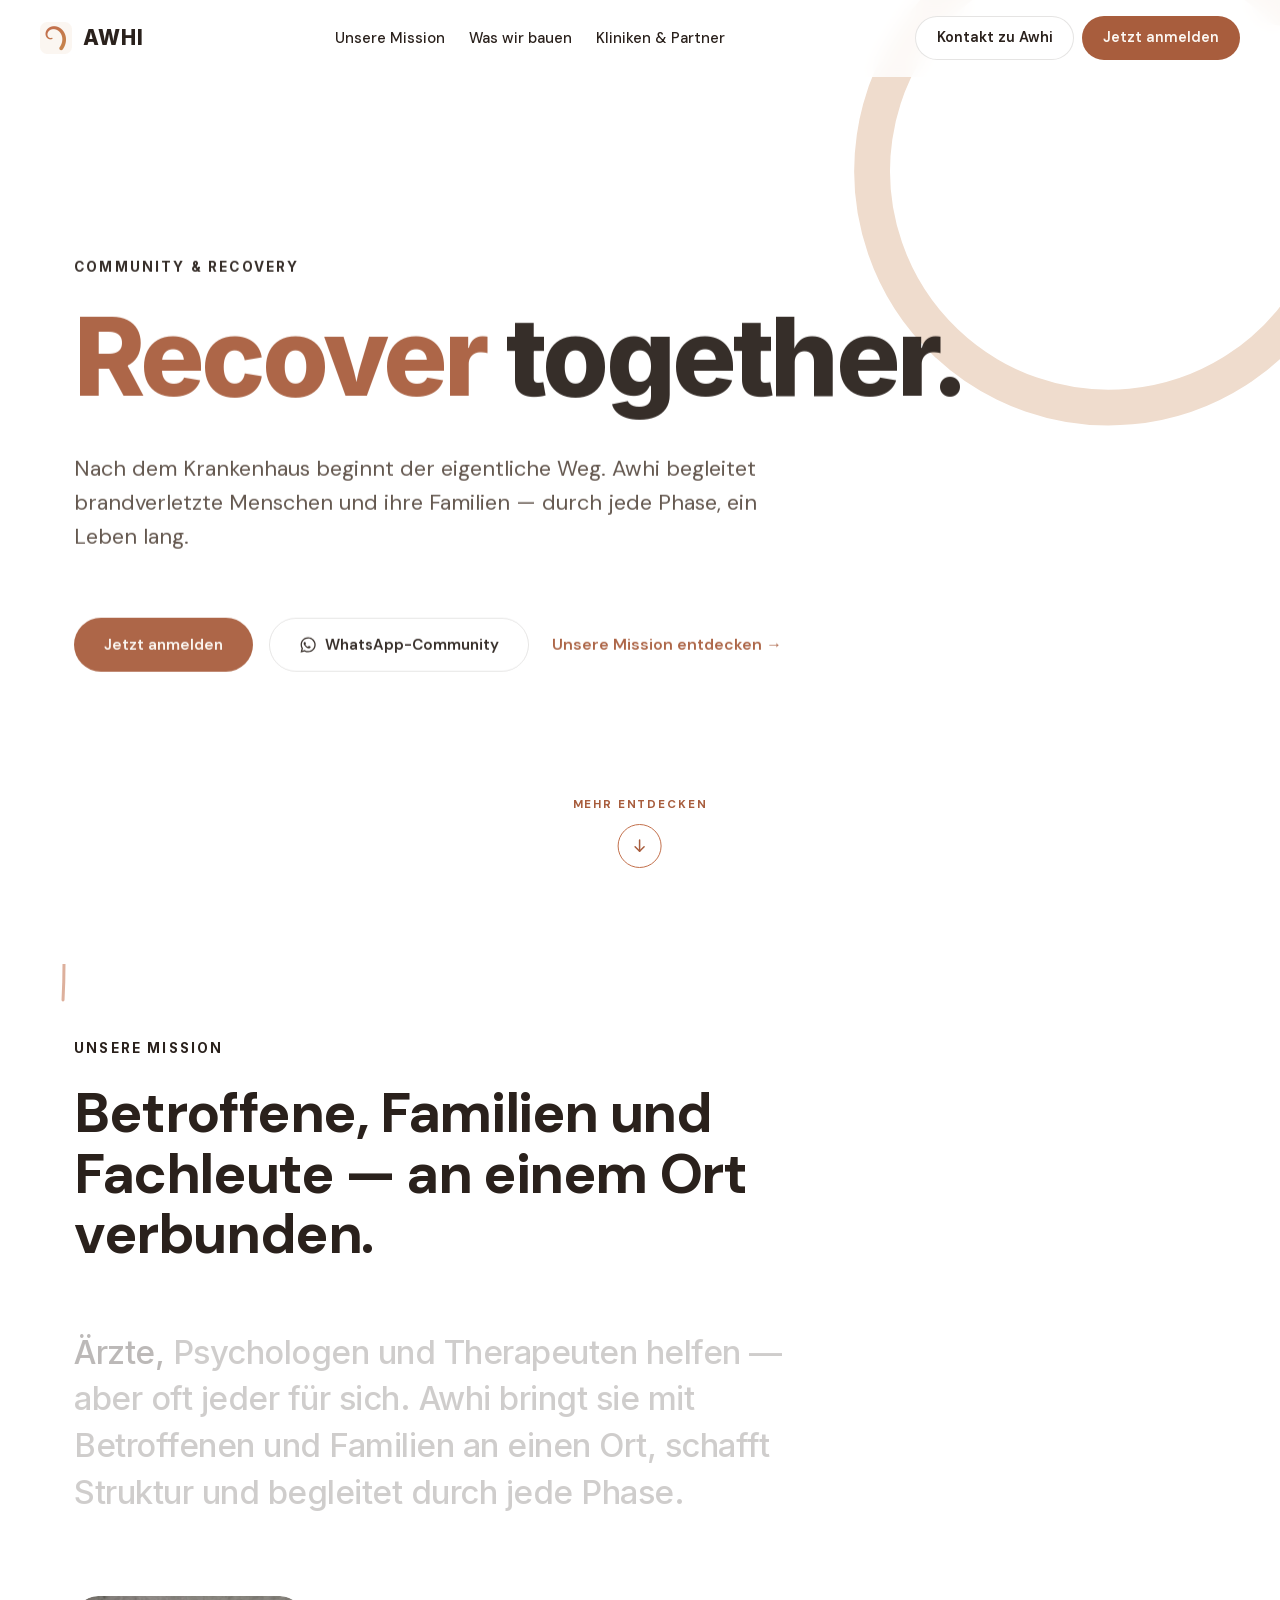
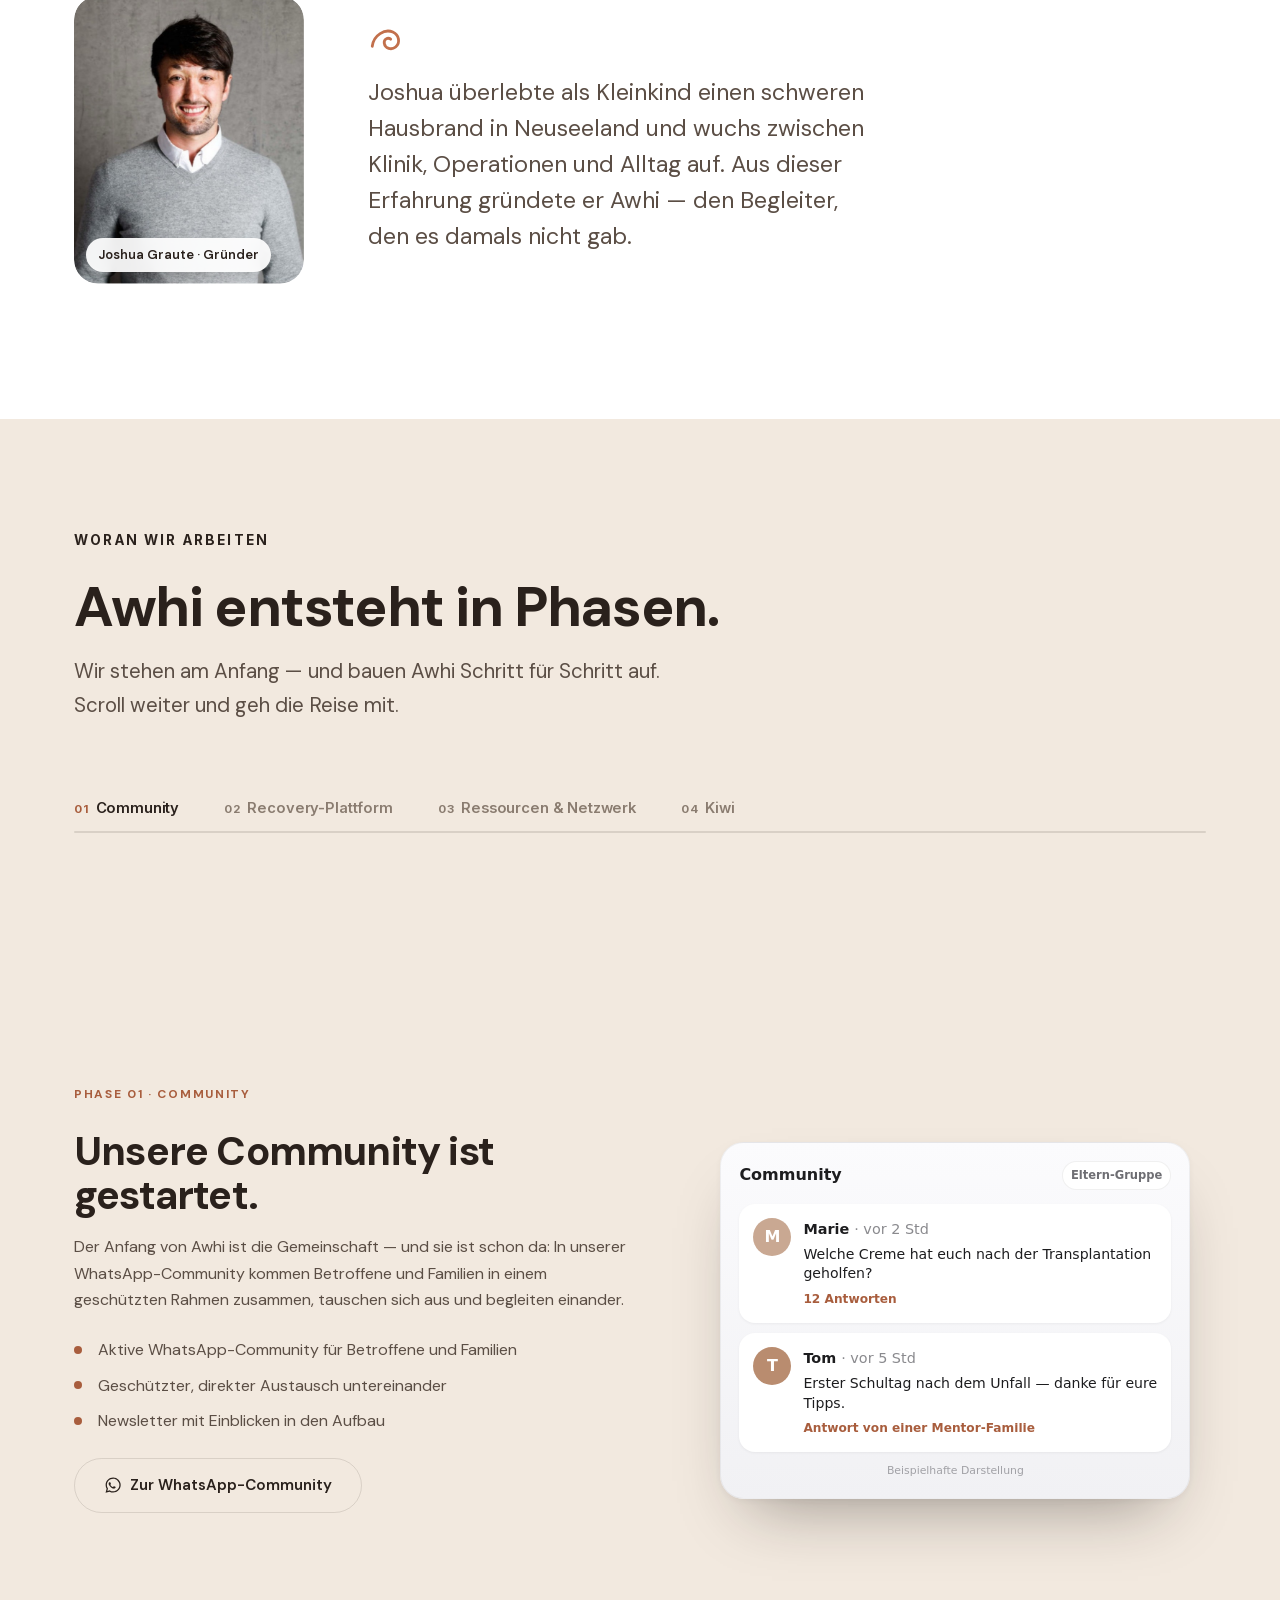
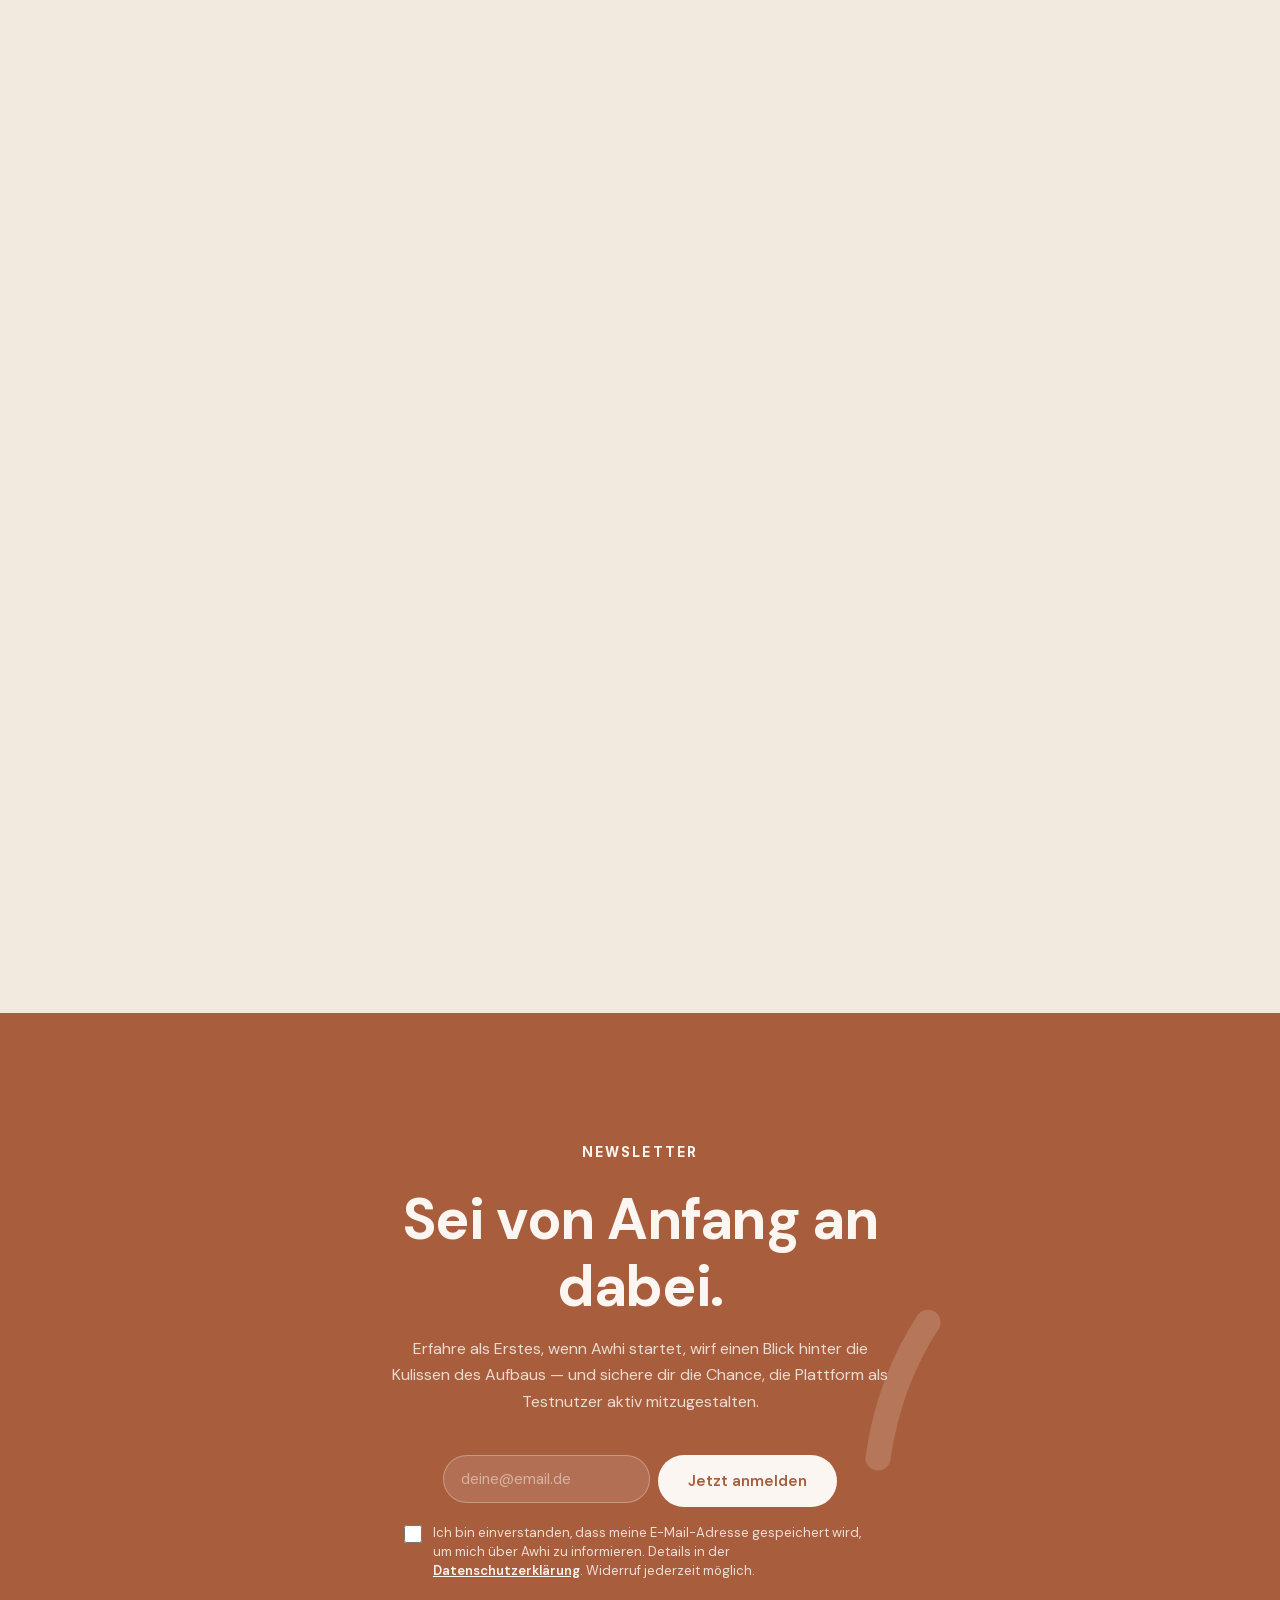
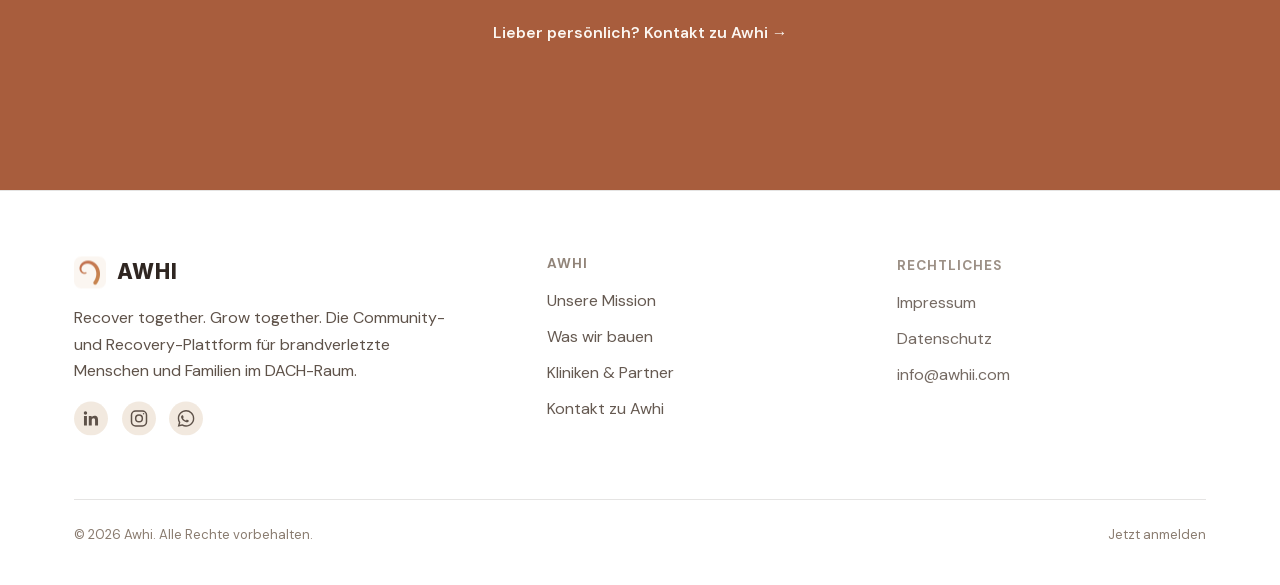
<file: index.html>
<!DOCTYPE html>
<html lang="de" class="no-js">
<head>
<meta charset="UTF-8">
<meta name="viewport" content="width=device-width, initial-scale=1">
<meta name="msvalidate.01" content="90AB23E8E84846FD3DC1F418CF02BC15" />
<title>Awhi — Recover together. Grow together.</title>
<meta name="description" content="Awhi ist die digitale Community- und Recovery-Plattform für brandverletzte Menschen und Familien im DACH-Raum.">
<link rel="canonical" href="https://awhii.com/">
<meta property="og:type" content="website">
<meta property="og:url" content="https://awhii.com/">
<meta property="og:title" content="Awhi — Recover together. Grow together.">
<meta property="og:description" content="Awhi ist die digitale Community- und Recovery-Plattform für brandverletzte Menschen und Familien im DACH-Raum.">
<meta property="og:image" content="https://awhii.com/assets/img/awhi-icon.png">
<meta name="twitter:card" content="summary">
<meta name="twitter:title" content="Awhi — Recover together. Grow together.">
<meta name="twitter:description" content="Awhi ist die digitale Community- und Recovery-Plattform für brandverletzte Menschen und Familien im DACH-Raum.">
<meta name="twitter:image" content="https://awhii.com/assets/img/awhi-icon.png">
<link rel="icon" type="image/png" href="assets/img/awhi-icon.png">
<script type="application/ld+json">
{
  "@context": "https://schema.org",
  "@type": "Organization",
  "name": "Awhi",
  "url": "https://awhii.com/",
  "logo": "https://awhii.com/assets/img/awhi-icon.png",
  "description": "Awhi ist die digitale Community- und Recovery-Plattform für brandverletzte Menschen und Familien im DACH-Raum.",
  "sameAs": [
    "https://www.linkedin.com/company/awhi-community/",
    "https://www.instagram.com/awhi.community/"
  ]
}
</script>
<link rel="stylesheet" href="assets/css/fonts.css">
<link rel="stylesheet" href="assets/css/style.css">
<link rel="stylesheet" href="assets/css/experience.css">
</head>
<body class="page-home">
<a class="skip-link" href="#main">Zum Inhalt springen</a>

<!-- Preloader: der Koru zeichnet sich, die Seite atmet auf.
     CSS-Sicherheitsnetz blendet ihn auch ohne JS nach 2,4s aus. -->
<div class="xp-loader" aria-hidden="true">
  <svg viewBox="0 0 120 120" fill="none">
    <path class="xp-loader-path" d="M 12 72 C 18 30 56 8 86 20 C 110 30 116 60 98 75 C 82 88 58 81 55 62 C 53 47 68 38 78 46 C 86 53 83 64 73 65"/>
  </svg>
</div>

<header class="site-header">
  <div class="container nav-row">
    <a href="index.html" class="brand">
      <img src="assets/img/awhi-icon.png" alt="Awhi Symbol" width="32" height="32">
      AWHI
    </a>
    <nav aria-label="Hauptnavigation">
      <ul class="nav-links">
        <li><a href="#why">Unsere Mission</a></li>
        <li><a href="#what">Was wir bauen</a></li>
        <li><a href="partner.html">Kliniken &amp; Partner</a></li>
        <li class="nav-mobile-only"><a href="mailto:info@awhii.com">Kontakt zu Awhi</a></li>
        <li class="nav-mobile-only"><a href="#newsletter">Jetzt anmelden</a></li>
      </ul>
    </nav>
    <div class="nav-cta">
      <a href="mailto:info@awhii.com" class="btn btn-ghost btn-nav">Kontakt zu Awhi</a>
      <a href="#newsletter" class="btn btn-accent btn-nav">Jetzt anmelden</a>
      <button class="nav-toggle" aria-label="Menü öffnen" aria-expanded="false"><span></span></button>
    </div>
  </div>
</header>

<main id="main">

  <!-- ============ HERO ============ -->
  <section class="xp-hero">
    <div class="xp-hero-arc" aria-hidden="true">
      <svg viewBox="0 0 200 200" fill="none"><path class="xp-arc-path" d="M150 44 A 66 66 0 1 0 168 96" stroke="currentColor" stroke-width="10" stroke-linecap="round"/></svg>
    </div>
    <div class="container xp-hero-container">
      <div class="xp-hero-inner">
        <p class="eyebrow xp-hero-eyebrow">Community &amp; Recovery</p>
        <h1 class="xp-title">
          <span class="xp-mask"><span class="xp-maskline"><span class="hero-rotate" aria-label="Recover und Grow"><span class="hero-word">Recover</span></span> together.</span></span>
        </h1>
        <p class="hero-lead xp-hero-lead" data-split>Nach dem Krankenhaus beginnt der eigentliche Weg. Awhi begleitet brandverletzte Menschen und ihre Familien — durch jede Phase, ein Leben lang.</p>
        <div class="hero-actions xp-hero-actions">
          <a href="#newsletter" class="btn btn-accent" data-magnetic>Jetzt anmelden</a>
          <a href="mailto:info@awhii.com?subject=Beitrittsanfrage%20-%20Awhi%20WhatsApp%20Community&body=Hallo%20Awhi-Team%2C%20ich%20habe%20Interesse%20an%20der%20WhatsApp-Community%20und%20bitte%20um%20den%20Einladungslink.%20Danke%21" class="btn btn-whatsapp" data-magnetic>
            <svg viewBox="0 0 24 24" fill="currentColor" aria-hidden="true"><path d="M12.04 2c-5.46 0-9.91 4.45-9.91 9.91 0 1.75.46 3.45 1.32 4.95L2.05 22l5.25-1.38c1.45.79 3.08 1.21 4.74 1.21h.01c5.46 0 9.91-4.45 9.91-9.91 0-2.65-1.03-5.14-2.9-7.01A9.82 9.82 0 0 0 12.04 2zm0 1.67c2.2 0 4.26.86 5.82 2.42a8.18 8.18 0 0 1 2.41 5.82c0 4.54-3.7 8.23-8.24 8.23-1.48 0-2.93-.4-4.19-1.15l-.3-.18-3.12.82.83-3.04-.2-.31a8.18 8.18 0 0 1-1.26-4.38c0-4.54 3.7-8.23 8.25-8.23zm-4.53 4.4c-.15 0-.4.06-.61.28-.21.22-.8.78-.8 1.9s.82 2.2.93 2.36c.11.15 1.6 2.44 3.87 3.42.54.23.96.37 1.29.48.54.17 1.03.15 1.42.09.43-.06 1.34-.55 1.53-1.08.19-.53.19-.98.13-1.08-.06-.09-.21-.15-.44-.26-.23-.11-1.34-.66-1.55-.74-.21-.08-.36-.11-.51.11-.15.22-.58.74-.71.89-.13.15-.26.17-.49.06-.23-.11-.96-.35-1.83-1.13-.68-.6-1.13-1.35-1.27-1.57-.13-.22-.01-.34.1-.45.1-.1.23-.26.34-.39.11-.13.15-.22.23-.37.08-.15.04-.28-.02-.39-.06-.11-.51-1.24-.71-1.7-.18-.44-.37-.38-.51-.39-.13 0-.28-.01-.43-.01z"/></svg>
            WhatsApp-Community
          </a>
          <a href="#why" class="text-link xp-hero-textlink">Unsere Mission entdecken →</a>
        </div>
      </div>
    </div>
    <a href="#why" class="hero-scroll xp-hero-scroll" aria-label="Weiter nach unten scrollen">
      <span class="hero-scroll-label">Mehr entdecken</span>
      <span class="hero-scroll-arrow" aria-hidden="true">
        <svg viewBox="0 0 24 24" fill="none" stroke="currentColor" stroke-width="2" stroke-linecap="round" stroke-linejoin="round"><line x1="12" y1="4" x2="12" y2="19"></line><polyline points="6 13 12 19 18 13"></polyline></svg>
      </span>
    </a>
  </section>

  <!-- ============ MISSION ============ -->
  <section id="why" class="xp-mission">
    <svg class="xp-line xp-line-mission" viewBox="0 0 80 640" fill="none" aria-hidden="true" preserveAspectRatio="xMidYMin meet">
      <path class="xp-line-path" d="M 40 0 C 40 110 16 170 26 290 C 36 410 62 470 40 640" vector-effect="non-scaling-stroke"/>
    </svg>
    <div class="container">
      <div class="xp-mission-head">
        <p class="eyebrow" data-xp-reveal>Unsere Mission</p>
        <h2 class="xp-mission-h" data-xp-reveal>Betroffene, Familien und Fachleute — an einem Ort verbunden.</h2>
        <p class="xp-mission-lead" data-emphasis>Ärzte, Psychologen und Therapeuten helfen — aber oft jeder für sich. Awhi bringt sie mit Betroffenen und Familien an einen Ort, schafft Struktur und begleitet durch jede Phase.</p>
      </div>

      <div class="xp-founder">
        <figure class="xp-founder-photo" data-clip>
          <img src="assets/img/founder.jpg" alt="Joshua Graute, Gründer von Awhi" width="800" height="800">
          <figcaption class="founder-tag">Joshua Graute · Gründer</figcaption>
        </figure>
        <div class="xp-founder-note" data-xp-reveal>
          <svg class="xp-founder-koru" viewBox="0 0 48 48" fill="none" aria-hidden="true"><path d="M 6 30 C 8 14 24 5 35 10 C 44 14 46 25 39 31 C 33 36 24 33 23 26 C 22 20 28 17 32 20" stroke="currentColor" stroke-width="4" stroke-linecap="round"/></svg>
          <p>Joshua überlebte als Kleinkind einen schweren Hausbrand in Neuseeland und wuchs zwischen Klinik, Operationen und Alltag auf. Aus dieser Erfahrung gründete er Awhi — den Begleiter, den es damals nicht gab.</p>
        </div>
      </div>
    </div>
  </section>

  <!-- ============ PHASEN-REISE ============ -->
  <section id="what" class="xp-journey-sec">
    <div class="container xp-journey-head">
      <p class="eyebrow" data-xp-reveal>Woran wir arbeiten</p>
      <h2 data-xp-reveal>Awhi entsteht in Phasen.</h2>
      <p class="lead xp-journey-lead" data-xp-reveal>Wir stehen am Anfang — und bauen Awhi Schritt für Schritt auf. Scroll weiter und geh die Reise mit.</p>
    </div>

    <div class="xp-journey" data-journey>
      <div class="xp-rail" aria-hidden="true">
        <div class="container xp-rail-inner">
          <button class="xp-rail-item is-active" type="button" data-index="0" aria-label="Zu Phase 1: Community"><span class="xp-rail-num">01</span><span class="xp-rail-title">Community</span></button>
          <button class="xp-rail-item" type="button" data-index="1" aria-label="Zu Phase 2: Recovery-Plattform"><span class="xp-rail-num">02</span><span class="xp-rail-title">Recovery-Plattform</span></button>
          <button class="xp-rail-item" type="button" data-index="2" aria-label="Zu Phase 3: Ressourcen und Netzwerk"><span class="xp-rail-num">03</span><span class="xp-rail-title">Ressourcen &amp; Netzwerk</span></button>
          <button class="xp-rail-item" type="button" data-index="3" aria-label="Zu Phase 4: Kiwi"><span class="xp-rail-num">04</span><span class="xp-rail-title">Kiwi</span></button>
          <span class="xp-rail-bar"><i></i></span>
        </div>
      </div>

      <div class="xp-track">

        <!-- Phase 1 -->
        <article class="xp-panel">
          <div class="container xp-panel-inner">
            <p class="xp-kicker">Phase 01 · Community</p>
            <div class="xp-panel-grid">
              <div class="phase-panel-text">
                <h3>Unsere Community ist gestartet.</h3>
                <p>Der Anfang von Awhi ist die Gemeinschaft — und sie ist schon da: In unserer WhatsApp-Community kommen Betroffene und Familien in einem geschützten Rahmen zusammen, tauschen sich aus und begleiten einander.</p>
                <ul class="phase-feature-list">
                  <li>Aktive WhatsApp-Community für Betroffene und Familien</li>
                  <li>Geschützter, direkter Austausch untereinander</li>
                  <li>Newsletter mit Einblicken in den Aufbau</li>
                </ul>
                <a href="mailto:info@awhii.com?subject=Beitrittsanfrage%20-%20Awhi%20WhatsApp%20Community&body=Hallo%20Awhi-Team%2C%20ich%20habe%20Interesse%20an%20der%20WhatsApp-Community%20und%20bitte%20um%20den%20Einladungslink.%20Danke%21" class="btn btn-whatsapp xp-panel-cta" data-magnetic>
                  <svg viewBox="0 0 24 24" fill="currentColor" aria-hidden="true"><path d="M12.04 2c-5.46 0-9.91 4.45-9.91 9.91 0 1.75.46 3.45 1.32 4.95L2.05 22l5.25-1.38c1.45.79 3.08 1.21 4.74 1.21h.01c5.46 0 9.91-4.45 9.91-9.91 0-2.65-1.03-5.14-2.9-7.01A9.82 9.82 0 0 0 12.04 2zm0 1.67c2.2 0 4.26.86 5.82 2.42a8.18 8.18 0 0 1 2.41 5.82c0 4.54-3.7 8.23-8.24 8.23-1.48 0-2.93-.4-4.19-1.15l-.3-.18-3.12.82.83-3.04-.2-.31a8.18 8.18 0 0 1-1.26-4.38c0-4.54 3.7-8.23 8.25-8.23zm-4.53 4.4c-.15 0-.4.06-.61.28-.21.22-.8.78-.8 1.9s.82 2.2.93 2.36c.11.15 1.6 2.44 3.87 3.42.54.23.96.37 1.29.48.54.17 1.03.15 1.42.09.43-.06 1.34-.55 1.53-1.08.19-.53.19-.98.13-1.08-.06-.09-.21-.15-.44-.26-.23-.11-1.34-.66-1.55-.74-.21-.08-.36-.11-.51.11-.15.22-.58.74-.71.89-.13.15-.26.17-.49.06-.23-.11-.96-.35-1.83-1.13-.68-.6-1.13-1.35-1.27-1.57-.13-.22-.01-.34.1-.45.1-.1.23-.26.34-.39.11-.13.15-.22.23-.37.08-.15.04-.28-.02-.39-.06-.11-.51-1.24-.71-1.7-.18-.44-.37-.38-.51-.39-.13 0-.28-.01-.43-.01z"/></svg>
                  Zur WhatsApp-Community
                </a>
              </div>
              <div class="mini" aria-label="Beispielhafte Vorschau der Awhi-Community">
                <div class="mini-head">
                  <span class="mini-title">Community</span>
                  <span class="mini-pill">Eltern-Gruppe</span>
                </div>
                <div class="mini-post">
                  <span class="mini-av" style="--c:#c9a892">M</span>
                  <div class="mini-body">
                    <span class="mini-name">Marie <em>· vor 2 Std</em></span>
                    <span class="mini-text">Welche Creme hat euch nach der Transplantation geholfen?</span>
                    <span class="mini-meta">12 Antworten</span>
                  </div>
                </div>
                <div class="mini-post">
                  <span class="mini-av" style="--c:#b98c6f">T</span>
                  <div class="mini-body">
                    <span class="mini-name">Tom <em>· vor 5 Std</em></span>
                    <span class="mini-text">Erster Schultag nach dem Unfall — danke für eure Tipps.</span>
                    <span class="mini-meta">Antwort von einer Mentor-Familie</span>
                  </div>
                </div>
                <span class="mini-foot">Beispielhafte Darstellung</span>
              </div>
            </div>
          </div>
        </article>

        <!-- Phase 2 -->
        <article class="xp-panel xp-panel--peek">
          <div class="container xp-panel-inner">
            <p class="xp-kicker">Phase 02 · Recovery-Plattform</p>
            <div class="xp-panel-peekgrid">
              <div class="phase-panel-text">
                <h3>Die Recovery-Plattform als digitaler Begleiter.</h3>
                <p>Wir arbeiten mit Hochdruck an der Plattform. Bald wählen wir erste Testnutzer aus, die die Entwicklung aktiv mitgestalten. Ein erster Blick auf drei zentrale Bereiche:</p>
              </div>

              <div class="peek-gallery" role="group" aria-label="Beispielhafte Screens der Awhi-Plattform">
                <figure class="peek">
                  <div class="peek-frame">
                    <div class="peek-chrome" aria-hidden="true">
                      <span class="peek-dots"><i></i><i></i><i></i></span>
                      <span class="peek-url">Heute</span>
                    </div>
                    <div class="peek-screen peek-heute">
                      <span class="peek-eyebrow">Mittwoch, 8. Juli</span>
                      <h4 class="peek-h">Guten Morgen, Anna.</h4>
                      <p class="peek-sub">Ihr seid in der Nachsorge — für Emil zählt heute ein Schritt.</p>
                      <div class="peek-next">
                        <div class="peek-next-text">
                          <span class="peek-eyebrow accent">Euer nächster Schritt</span>
                          <strong>Kompressionskleidung anpassen</strong>
                          <span class="peek-actions"><span class="peek-btn">Zum Weg</span><span class="peek-btn ghost">Kiwi fragen</span></span>
                        </div>
                        <div class="peek-ring">
                          <svg viewBox="0 0 44 44" aria-hidden="true">
                            <circle cx="22" cy="22" r="18" fill="none" stroke="var(--terracotta-tint)" stroke-width="4"></circle>
                            <circle cx="22" cy="22" r="18" fill="none" stroke="var(--terracotta)" stroke-width="4" stroke-linecap="round" stroke-dasharray="113" stroke-dashoffset="61" transform="rotate(-90 22 22)"></circle>
                          </svg>
                          <span>6/13</span>
                        </div>
                      </div>
                      <div class="peek-cardrow">
                        <div class="peek-card"><span class="peek-clabel">Checklisten</span><span class="peek-cbody">Packliste &amp; Visite-Fragen</span></div>
                        <div class="peek-card"><span class="peek-clabel">Community</span><span class="peek-cbody">3 neue Beiträge</span></div>
                      </div>
                    </div>
                  </div>
                  <figcaption class="peek-cap"><strong>Dein Tag im Blick</strong>Ein persönlicher Begleiter, der den nächsten Schritt kennt.</figcaption>
                </figure>

                <figure class="peek">
                  <div class="peek-frame">
                    <div class="peek-chrome" aria-hidden="true">
                      <span class="peek-dots"><i></i><i></i><i></i></span>
                      <span class="peek-url">Mein Weg</span>
                    </div>
                    <div class="peek-screen peek-weg">
                      <span class="peek-eyebrow accent">Recovery-Weg</span>
                      <h4 class="peek-h">Euer Weg — Schritt für Schritt.</h4>
                      <div class="peek-track" aria-hidden="true">
                        <div class="pt-seg done"><i></i><span>Akut</span></div>
                        <div class="pt-seg done"><i></i><span>Reha</span></div>
                        <div class="pt-seg current"><i></i><span>Nachsorge</span></div>
                        <div class="pt-seg"><i></i><span>Alltag</span></div>
                      </div>
                      <div class="peek-steps">
                        <div class="pstep done"><span class="pstep-dot">✓</span><span>Erstversorgung verstehen</span></div>
                        <div class="pstep done"><span class="pstep-dot">✓</span><span>Reha-Plan durchgehen</span></div>
                        <div class="pstep current"><span class="pstep-dot"></span><span>Kompressionskleidung anpassen</span></div>
                        <div class="pstep"><span class="pstep-dot"></span><span>Narbenpflege-Routine aufbauen</span></div>
                      </div>
                    </div>
                  </div>
                  <figcaption class="peek-cap"><strong>Der Weg durch jede Phase</strong>Struktur statt Überforderung — ein Leben lang.</figcaption>
                </figure>

                <figure class="peek">
                  <div class="peek-frame">
                    <div class="peek-chrome" aria-hidden="true">
                      <span class="peek-dots"><i></i><i></i><i></i></span>
                      <span class="peek-url">Checklisten</span>
                    </div>
                    <div class="peek-screen peek-check">
                      <span class="peek-eyebrow accent">Checklisten</span>
                      <h4 class="peek-h">Fragen für die Visite</h4>
                      <p class="peek-sub">Nach Themen sortiert — antworten &amp; abhaken.</p>
                      <span class="peek-group">Behandlung &amp; nächste Schritte</span>
                      <div class="pcheck done"><span class="pbox">✓</span><span>Wie tief ist die Verbrennung?</span></div>
                      <div class="pcheck done"><span class="pbox">✓</span><span>Welche Behandlung ist als Nächstes geplant?</span></div>
                      <div class="pcheck"><span class="pbox"></span><span>Steht eine OP an — und wann?</span></div>
                      <span class="peek-group">Schmerzen &amp; Heilung</span>
                      <div class="pcheck"><span class="pbox"></span><span>Wie werden Schmerzen behandelt?</span></div>
                    </div>
                  </div>
                  <figcaption class="peek-cap"><strong>An alles gedacht</strong>Packliste, Visite-Fragen und mehr — abhakbar.</figcaption>
                </figure>
              </div>
              <span class="dash-foot peek-foot">Beispielhafte Darstellung — Funktionen symbolisch</span>
            </div>
          </div>
        </article>

        <!-- Phase 3 -->
        <article class="xp-panel">
          <div class="container xp-panel-inner">
            <p class="xp-kicker">Phase 03 · Ressourcen &amp; Netzwerk</p>
            <div class="xp-panel-grid">
              <div class="phase-panel-text">
                <h3>Verlässliche Ressourcen &amp; ein starkes Netzwerk.</h3>
                <p>Rund um die Plattform entstehen die Werkzeuge, die im Alltag wirklich helfen — kuratiert und verständlich.</p>
                <div class="feature-cluster">
                  <div class="feature-chip"><span class="fc-icon" aria-hidden="true">✚</span>Ärztefinder</div>
                  <div class="feature-chip"><span class="fc-icon" aria-hidden="true">◆</span>Wissensbibliothek</div>
                  <div class="feature-chip"><span class="fc-icon" aria-hidden="true">◇</span>Austausch mit Betroffenen</div>
                  <div class="feature-chip"><span class="fc-icon" aria-hidden="true">◈</span>Mentorenprogramme</div>
                </div>
              </div>
              <div class="mini" aria-label="Beispielhafte Vorschau der Wissens- und Ärztesuche">
                <div class="mini-search">
                  <svg viewBox="0 0 24 24" fill="none" stroke="currentColor" stroke-width="1.8" stroke-linecap="round"><circle cx="11" cy="11" r="7"></circle><path d="m21 21-4.3-4.3"></path></svg>
                  <span>Narbenpflege im ersten Jahr</span>
                </div>
                <div class="mini-row"><span class="mini-tag">Guide</span> Narbenpflege &amp; Sonnenschutz</div>
                <div class="mini-row"><span class="mini-tag">Arzt</span> 2 Spezialisten in deiner Nähe</div>
                <div class="mini-row"><span class="mini-tag">Mentor</span> Passende Familie gefunden</div>
                <span class="mini-foot">Beispielhafte Darstellung</span>
              </div>
            </div>
          </div>
        </article>

        <!-- Phase 4 -->
        <article class="xp-panel">
          <div class="container xp-panel-inner">
            <p class="xp-kicker">Phase 04 · Kiwi</p>
            <div class="xp-panel-grid">
              <div class="phase-panel-text">
                <h3>Kiwi — dein digitaler Begleiter.</h3>
                <p>Kiwi ist unsere eigene KI: Sie beantwortet deine Fragen in verständlicher Sprache und verbindet Wissen, Community und die passenden nächsten Schritte — jederzeit, in deinem Tempo.</p>
              </div>
              <div class="kiwi-chat" aria-label="Beispielhafter Chat mit Kiwi">
                <div class="kiwi-chat-head">
                  <span class="kiwi-chat-badge">Kiwi</span>
                  <span class="kiwi-chat-title">Kiwi<small>Dein digitaler Begleiter</small></span>
                </div>
                <div class="kc-row user">
                  <span class="kc-bubble user">Worauf muss ich beim Pflegen frischer Narben achten?</span>
                </div>
                <div class="kc-row bot">
                  <span class="kc-bubble bot">Halte die Narbe sauber und gut eingecremt, schütze sie konsequent vor Sonne (LSF 50+) und massiere sie sanft, sobald die Wunde verschlossen ist. Bei Rötung, Wärme oder Nässen bitte ärztlich abklären lassen.</span>
                </div>
                <span class="kc-foot">Beispielhafte Antwort — ersetzt keine ärztliche Beratung.</span>
              </div>
            </div>
          </div>
        </article>

      </div>
    </div>
  </section>

  <!-- ============ NEWSLETTER-FINALE ============ -->
  <section id="newsletter" class="xp-finale">
    <svg class="xp-finale-koru" viewBox="0 0 200 200" fill="none" aria-hidden="true">
      <path class="xp-finale-koru-path" d="M 20 120 C 30 50 92 13 142 33 C 182 50 190 100 160 125 C 133 147 93 135 88 103 C 84 78 109 63 126 76 C 139 87 134 106 117 107" stroke="currentColor" stroke-width="9" stroke-linecap="round"/>
    </svg>
    <div class="container">
      <div class="cta-band center xp-finale-band">
        <div class="cta-band-inner xp-finale-inner">
          <p class="eyebrow eyebrow-on-dark" data-xp-reveal>Newsletter</p>
          <h2 class="xp-finale-h" data-xp-reveal>Sei von Anfang an dabei.</h2>
          <p data-xp-reveal>Erfahre als Erstes, wenn Awhi startet, wirf einen Blick hinter die Kulissen des Aufbaus — und sichere dir die Chance, die Plattform als Testnutzer aktiv mitzugestalten.</p>
          <form class="signup-form cr_form cr_font" action="https://seu2.cleverreach.com/f/453112-429462/wcs/" method="post" target="_blank" data-signup-form novalidate>
            <div class="cr_form-component cr_form-component--email cr_ipe_item musthave">
              <label for="nl-email-1" style="position:absolute; left:-9999px;">E-Mail-Adresse</label>
              <input class="cr_form-input" type="email" id="nl-email-1" name="email" placeholder="deine@email.de" required autocomplete="email">
            </div>
            <button type="submit" class="btn btn-onbrand no-arrow cr_button">Jetzt anmelden</button>
            <label class="form-consent form-consent--dark cr_ipe_item musthave">
              <input type="checkbox" name="consent" required>
              <span>Ich bin einverstanden, dass meine E-Mail-Adresse gespeichert wird, um mich über Awhi zu informieren. Details in der <a href="datenschutz.html">Datenschutzerklärung</a>. Widerruf jederzeit möglich.</span>
            </label>
            <div id="9807684" rel="recaptcha" class="cr_ipe_item musthave form-recaptcha">
              <script src="https://www.google.com/recaptcha/api.js" async defer></script>
              <div id="recaptcha_v2_widget" class="g-recaptcha" data-theme="light" data-size="normal" data-sitekey="6Lfhcd0SAAAAAOBEHmAVEHJeRnrH8T7wPvvNzEPD"></div>
            </div>
          </form>
          <p class="form-feedback" role="status" aria-live="polite"></p>
          <a href="mailto:info@awhii.com" class="text-link text-link--onbrand xp-finale-contact">Lieber persönlich? Kontakt zu Awhi →</a>
        </div>
      </div>
    </div>
  </section>

</main>

<footer class="site-footer xp-footer">
  <div class="container">
    <div class="footer-grid">
      <div>
        <a href="index.html" class="brand" style="margin-bottom: var(--space-sm); display:inline-flex;">
          <img src="assets/img/awhi-icon.png" alt="Awhi Symbol" width="28" height="28">
          AWHI
        </a>
        <p style="color:var(--ink-soft); max-width: 34ch;">Recover together. Grow together. Die Community- und Recovery-Plattform für brandverletzte Menschen und Familien im DACH-Raum.</p>
        <div class="footer-social" aria-label="Awhi in sozialen Netzwerken">
          <a href="https://www.linkedin.com/company/awhi-community/" target="_blank" rel="noopener" aria-label="Awhi auf LinkedIn">
            <svg width="20" height="20" viewBox="0 0 24 24" fill="currentColor" aria-hidden="true"><path d="M20.447 20.452h-3.554v-5.569c0-1.328-.027-3.037-1.852-3.037-1.853 0-2.136 1.445-2.136 2.939v5.667H9.351V9h3.414v1.561h.046c.477-.9 1.637-1.85 3.37-1.85 3.601 0 4.267 2.37 4.267 5.455v6.286zM5.337 7.433a2.062 2.062 0 1 1 0-4.124 2.062 2.062 0 0 1 0 4.124zM7.114 20.452H3.558V9h3.556v11.452z"/></svg>
          </a>
          <a href="https://www.instagram.com/awhi.community/" target="_blank" rel="noopener" aria-label="Awhi auf Instagram">
            <svg width="20" height="20" viewBox="0 0 24 24" fill="none" stroke="currentColor" stroke-width="1.8" aria-hidden="true"><rect x="3" y="3" width="18" height="18" rx="5"/><circle cx="12" cy="12" r="4"/><circle cx="17.5" cy="6.5" r="0.9" fill="currentColor" stroke="none"/></svg>
          </a>
          <a href="mailto:info@awhii.com?subject=Beitrittsanfrage%20-%20Awhi%20WhatsApp%20Community&body=Hallo%20Awhi-Team%2C%20ich%20habe%20Interesse%20an%20der%20WhatsApp-Community%20und%20bitte%20um%20den%20Einladungslink.%20Danke%21" aria-label="Awhi WhatsApp-Community beitreten">
            <svg width="20" height="20" viewBox="0 0 24 24" fill="currentColor" aria-hidden="true"><path d="M12.04 2c-5.46 0-9.91 4.45-9.91 9.91 0 1.75.46 3.45 1.32 4.95L2.05 22l5.25-1.38c1.45.79 3.08 1.21 4.74 1.21h.01c5.46 0 9.91-4.45 9.91-9.91 0-2.65-1.03-5.14-2.9-7.01A9.82 9.82 0 0 0 12.04 2zm0 1.67c2.2 0 4.26.86 5.82 2.42a8.18 8.18 0 0 1 2.41 5.82c0 4.54-3.7 8.23-8.24 8.23-1.48 0-2.93-.4-4.19-1.15l-.3-.18-3.12.82.83-3.04-.2-.31a8.18 8.18 0 0 1-1.26-4.38c0-4.54 3.7-8.23 8.25-8.23zm-4.53 4.4c-.15 0-.4.06-.61.28-.21.22-.8.78-.8 1.9s.82 2.2.93 2.36c.11.15 1.6 2.44 3.87 3.42.54.23.96.37 1.29.48.54.17 1.03.15 1.42.09.43-.06 1.34-.55 1.53-1.08.19-.53.19-.98.13-1.08-.06-.09-.21-.15-.44-.26-.23-.11-1.34-.66-1.55-.74-.21-.08-.36-.11-.51.11-.15.22-.58.74-.71.89-.13.15-.26.17-.49.06-.23-.11-.96-.35-1.83-1.13-.68-.6-1.13-1.35-1.27-1.57-.13-.22-.01-.34.1-.45.1-.1.23-.26.34-.39.11-.13.15-.22.23-.37.08-.15.04-.28-.02-.39-.06-.11-.51-1.24-.71-1.7-.18-.44-.37-.38-.51-.39-.13 0-.28-.01-.43-.01z"/></svg>
          </a>
        </div>
      </div>
      <div>
        <h4>Awhi</h4>
        <ul class="footer-links">
          <li><a href="#why">Unsere Mission</a></li>
          <li><a href="#what">Was wir bauen</a></li>
          <li><a href="partner.html">Kliniken &amp; Partner</a></li>
          <li><a href="mailto:info@awhii.com">Kontakt zu Awhi</a></li>
        </ul>
      </div>
      <div>
        <h4>Rechtliches</h4>
        <ul class="footer-links">
          <li><a href="impressum.html">Impressum</a></li>
          <li><a href="datenschutz.html">Datenschutz</a></li>
          <li><a href="mailto:info@awhii.com">info@awhii.com</a></li>
        </ul>
      </div>
    </div>
    <div class="footer-bottom">
      <span>© 2026 Awhi. Alle Rechte vorbehalten.</span>
      <span><a href="#newsletter">Jetzt anmelden</a></span>
    </div>
  </div>
</footer>

<script src="assets/js/gsap.min.js"></script>
<script src="assets/js/ScrollTrigger.min.js"></script>
<script src="assets/js/lenis.min.js"></script>
<script src="assets/js/main.js"></script>
<script src="assets/js/experience.js"></script>
<script>
function loadjQuery(e,t){var n=document.createElement("script");n.setAttribute("src",e);n.onload=t;n.onreadystatechange=function(){if(this.readyState=="complete"||this.readyState=="loaded")t()};document.getElementsByTagName("head")[0].appendChild(n)}function main(){
var $cr=jQuery.noConflict();var old_src;$cr(document).ready(function(){$cr(".cr_form").submit(function(){$cr(this).find('.clever_form_error').removeClass('clever_form_error');$cr(this).find('.clever_form_note').remove();$cr(this).find(".musthave").find('input, textarea').each(function(){if(jQuery.trim($cr(this).val())==""||($cr(this).is(':checkbox'))||($cr(this).is(':radio'))){if($cr(this).is(':checkbox')||($cr(this).is(':radio'))){if(!$cr(this).parents(".cr_ipe_item").find(":checked").is(":checked")){$cr(this).parents(".cr_ipe_item").addClass('clever_form_error')}}else{$cr(this).addClass('clever_form_error')}}});if($cr(this).attr("action").search(document.domain)>0&&$cr(".cr_form").attr("action").search("wcs")>0){var cr_email=$cr(this).find('input[name=email]');var unsub=false;if($cr("input['name=cr_subunsubscribe'][value='false']").length){if($cr("input['name=cr_subunsubscribe'][value='false']").is(":checked")){unsub=true}}if(cr_email.val()&&!unsub){$cr.ajax({type:"GET",url:$cr(".cr_form").attr("action").replace("wcs","check_email")+window.btoa($cr(this).find('input[name=email]').val()),success:function(data){if(data){cr_email.addClass('clever_form_error').before("<div class='clever_form_note cr_font'>"+data+"</div>");return false}},async:false})}var cr_captcha=$cr(this).find('input[name=captcha]');if(cr_captcha.val()){$cr.ajax({type:"GET",url:$cr(".cr_form").attr("action").replace("wcs","check_captcha")+$cr(this).find('input[name=captcha]').val(),success:function(data){if(data){cr_captcha.addClass('clever_form_error').after("<div  class='clever_form_note cr_font'>"+data+"</div>");return false}},async:false})}}if($cr(this).find('.clever_form_error').length){return false}return true});$cr('input[class*="cr_number"]').change(function(){if(isNaN($cr(this).val())){$cr(this).val(1)}if($cr(this).attr("min")){if(($cr(this).val()*1)<($cr(this).attr("min")*1)){$cr(this).val($cr(this).attr("min"))}}if($cr(this).attr("max")){if(($cr(this).val()*1)>($cr(this).attr("max")*1)){$cr(this).val($cr(this).attr("max"))}}});old_src=$cr("div[rel='captcha'] img:not(.captcha2_reload)").attr("src");if($cr("div[rel='captcha'] img:not(.captcha2_reload)").length!=0){captcha_reload()}});function captcha_reload(){var timestamp=new Date().getTime();$cr("div[rel='captcha'] img:not(.captcha2_reload)").attr("src","");$cr("div[rel='captcha'] img:not(.captcha2_reload)").attr("src",old_src+"?t="+timestamp);return false}
}
if(typeof jQuery==="undefined"){loadjQuery("assets/js/jquery.min.js",main)}else{main()}
</script>
</body>
</html>
</file>
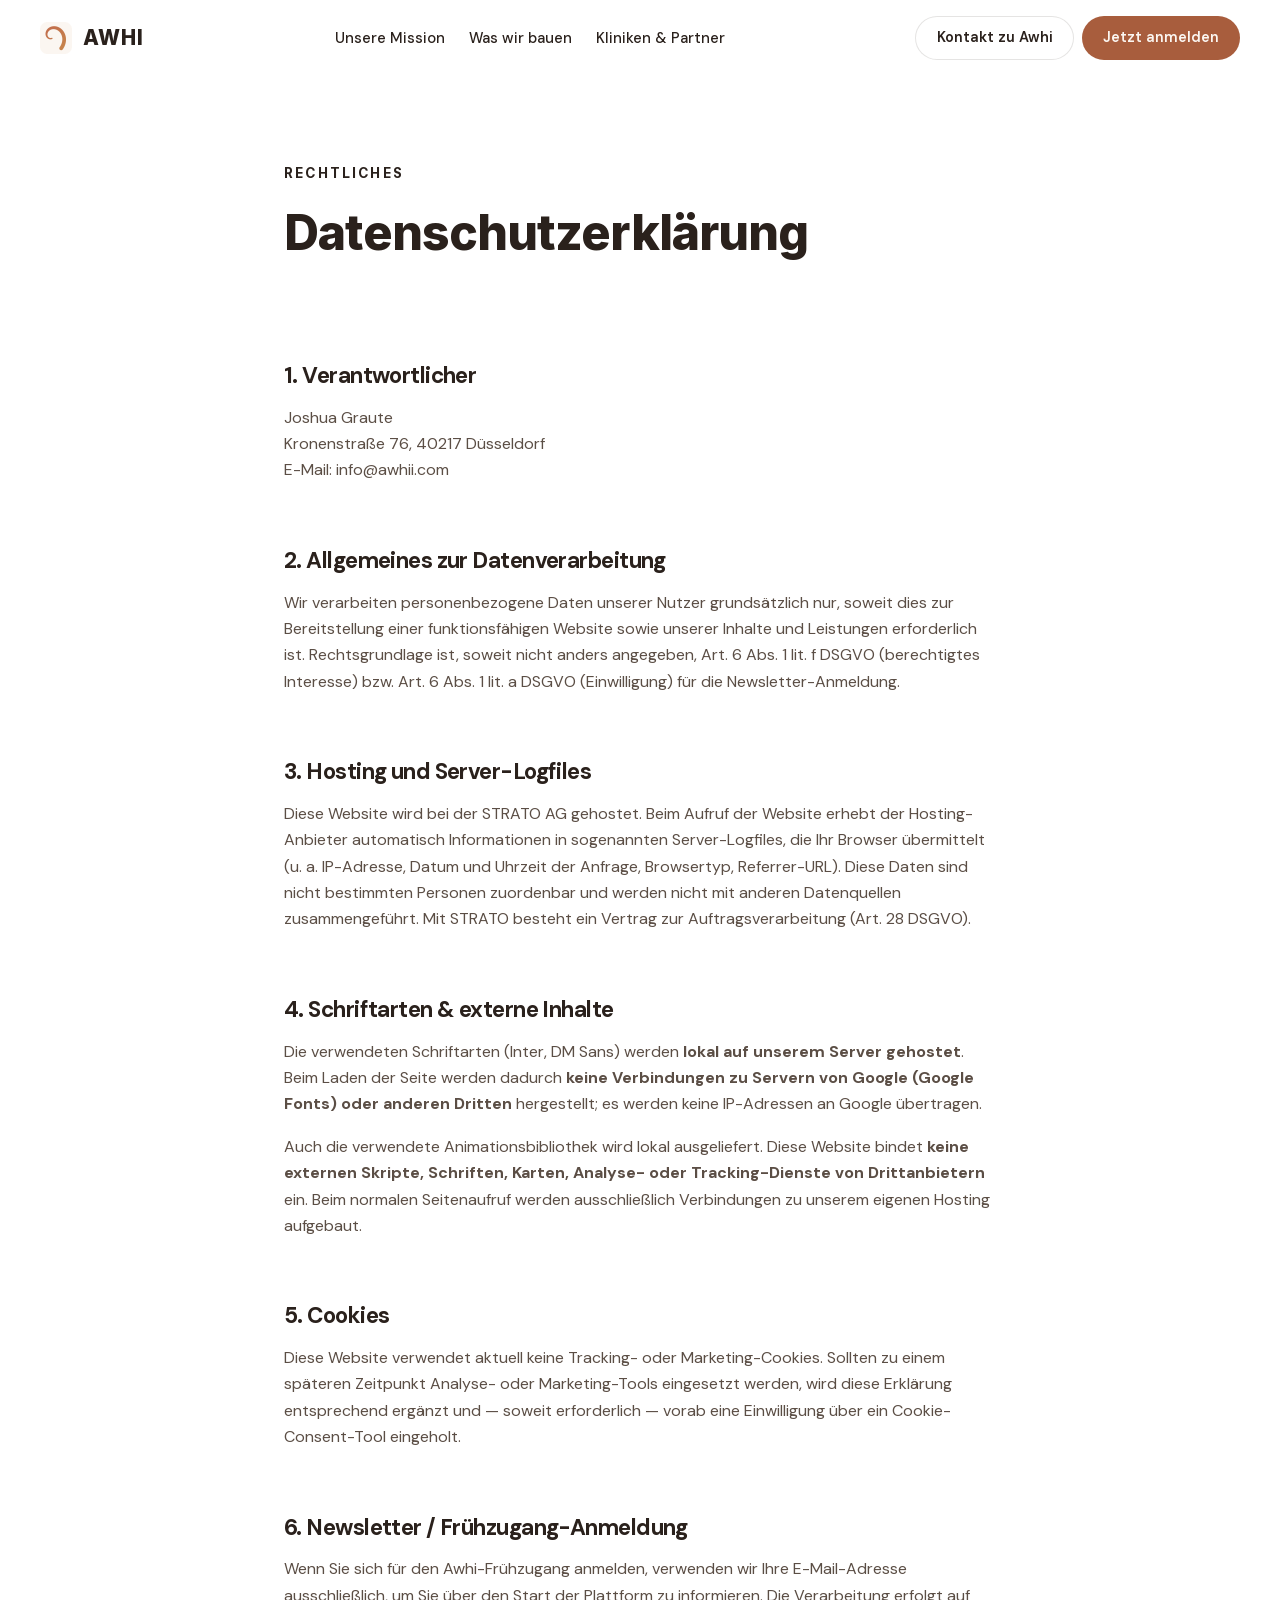
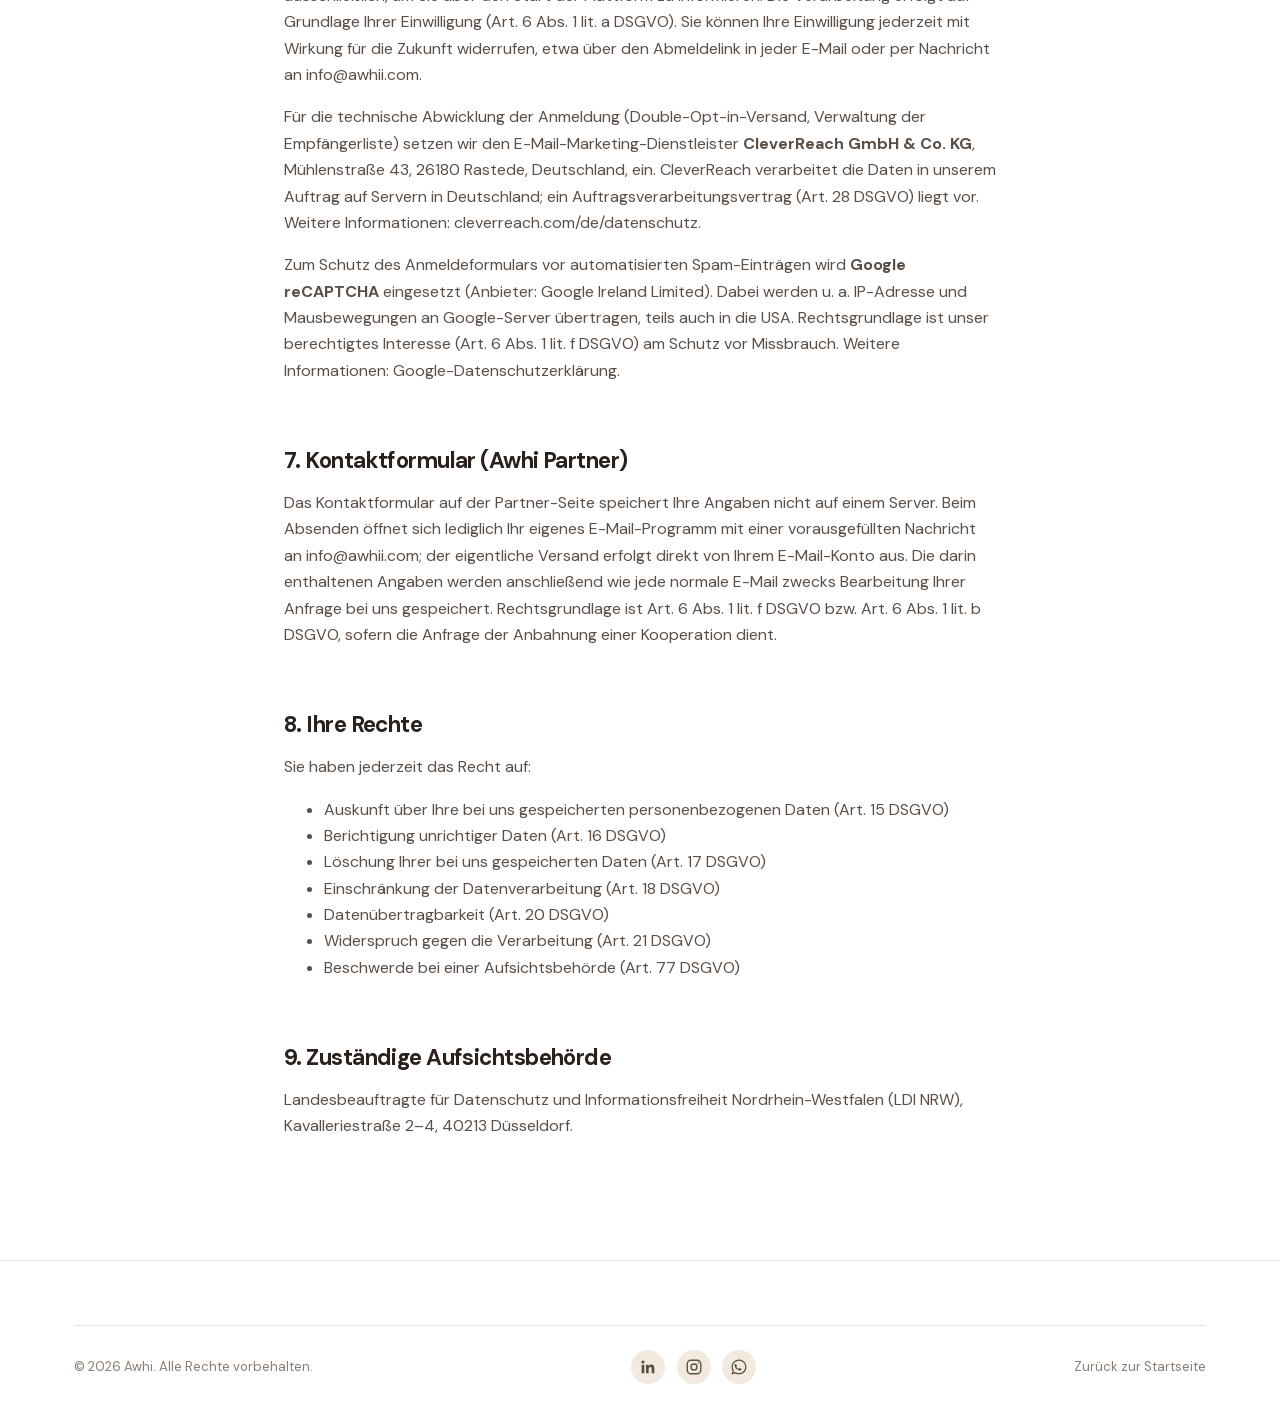
<file: datenschutz.html>
<!DOCTYPE html>
<html lang="de" class="no-js">
<head>
<meta charset="UTF-8">
<meta name="viewport" content="width=device-width, initial-scale=1">
<title>Datenschutz — Awhi</title>
<meta name="robots" content="noindex">
<link rel="icon" type="image/png" href="assets/img/awhi-icon.png">
<link rel="stylesheet" href="assets/css/fonts.css">
<link rel="stylesheet" href="assets/css/style.css">
</head>
<body>
<a class="skip-link" href="#main">Zum Inhalt springen</a>

<header class="site-header">
  <div class="container nav-row">
    <a href="index.html" class="brand">
      <img src="assets/img/awhi-icon.png" alt="Awhi Symbol" width="32" height="32">
      AWHI
    </a>
    <nav aria-label="Hauptnavigation">
      <ul class="nav-links">
        <li><a href="index.html#why">Unsere Mission</a></li>
        <li><a href="index.html#what">Was wir bauen</a></li>
        <li><a href="partner.html">Kliniken &amp; Partner</a></li>
        <li class="nav-mobile-only"><a href="mailto:info@awhii.com">Kontakt zu Awhi</a></li>
        <li class="nav-mobile-only"><a href="index.html#newsletter">Jetzt anmelden</a></li>
      </ul>
    </nav>
    <div class="nav-cta">
      <a href="mailto:info@awhii.com" class="btn btn-ghost btn-nav">Kontakt zu Awhi</a>
      <a href="index.html#newsletter" class="btn btn-accent btn-nav">Jetzt anmelden</a>
      <button class="nav-toggle" aria-label="Menü öffnen" aria-expanded="false"><span></span></button>
    </div>
  </div>
</header>

<main id="main">
  <section style="padding-top: calc(var(--space-3xl) + 1rem); padding-bottom: var(--space-md);">
    <div class="container" style="max-width: 760px;">
      <p class="eyebrow">Rechtliches</p>
      <h1 style="font-size: clamp(2rem, 4vw, 3rem);">Datenschutzerklärung</h1>
    </div>
  </section>

  <section style="padding-top: 0;">
    <div class="container legal-content" style="max-width: 760px;">

      <h2>1. Verantwortlicher</h2>
      <p>
        Joshua Graute<br>
        Kronenstraße 76, 40217 Düsseldorf<br>
        E-Mail: <a href="mailto:info@awhii.com">info@awhii.com</a>
      </p>

      <h2>2. Allgemeines zur Datenverarbeitung</h2>
      <p>Wir verarbeiten personenbezogene Daten unserer Nutzer grundsätzlich nur, soweit dies zur Bereitstellung einer funktionsfähigen Website sowie unserer Inhalte und Leistungen erforderlich ist. Rechtsgrundlage ist, soweit nicht anders angegeben, Art. 6 Abs. 1 lit. f DSGVO (berechtigtes Interesse) bzw. Art. 6 Abs. 1 lit. a DSGVO (Einwilligung) für die Newsletter-Anmeldung.</p>

      <h2>3. Hosting und Server-Logfiles</h2>
      <p>Diese Website wird bei der STRATO AG gehostet. Beim Aufruf der Website erhebt der Hosting-Anbieter automatisch Informationen in sogenannten Server-Logfiles, die Ihr Browser übermittelt (u. a. IP-Adresse, Datum und Uhrzeit der Anfrage, Browsertyp, Referrer-URL). Diese Daten sind nicht bestimmten Personen zuordenbar und werden nicht mit anderen Datenquellen zusammengeführt. Mit STRATO besteht ein Vertrag zur Auftragsverarbeitung (Art. 28 DSGVO).</p>

      <h2>4. Schriftarten &amp; externe Inhalte</h2>
      <p>Die verwendeten Schriftarten (Inter, DM Sans) werden <strong>lokal auf unserem Server gehostet</strong>. Beim Laden der Seite werden dadurch <strong>keine Verbindungen zu Servern von Google (Google Fonts) oder anderen Dritten</strong> hergestellt; es werden keine IP-Adressen an Google übertragen.</p>
      <p>Auch die verwendete Animationsbibliothek wird lokal ausgeliefert. Diese Website bindet <strong>keine externen Skripte, Schriften, Karten, Analyse- oder Tracking-Dienste von Drittanbietern</strong> ein. Beim normalen Seitenaufruf werden ausschließlich Verbindungen zu unserem eigenen Hosting aufgebaut.</p>

      <h2>5. Cookies</h2>
      <p>Diese Website verwendet aktuell keine Tracking- oder Marketing-Cookies. Sollten zu einem späteren Zeitpunkt Analyse- oder Marketing-Tools eingesetzt werden, wird diese Erklärung entsprechend ergänzt und — soweit erforderlich — vorab eine Einwilligung über ein Cookie-Consent-Tool eingeholt.</p>

      <h2>6. Newsletter / Frühzugang-Anmeldung</h2>
      <p>Wenn Sie sich für den Awhi-Frühzugang anmelden, verwenden wir Ihre E-Mail-Adresse ausschließlich, um Sie über den Start der Plattform zu informieren. Die Verarbeitung erfolgt auf Grundlage Ihrer Einwilligung (Art. 6 Abs. 1 lit. a DSGVO). Sie können Ihre Einwilligung jederzeit mit Wirkung für die Zukunft widerrufen, etwa über den Abmeldelink in jeder E-Mail oder per Nachricht an <a href="mailto:info@awhii.com">info@awhii.com</a>.</p>
      <p>Für die technische Abwicklung der Anmeldung (Double-Opt-in-Versand, Verwaltung der Empfängerliste) setzen wir den E-Mail-Marketing-Dienstleister <strong>CleverReach GmbH & Co. KG</strong>, Mühlenstraße 43, 26180 Rastede, Deutschland, ein. CleverReach verarbeitet die Daten in unserem Auftrag auf Servern in Deutschland; ein Auftragsverarbeitungsvertrag (Art. 28 DSGVO) liegt vor. Weitere Informationen: <a href="https://www.cleverreach.com/de/datenschutz/" target="_blank" rel="noopener">cleverreach.com/de/datenschutz</a>.</p>
      <p>Zum Schutz des Anmeldeformulars vor automatisierten Spam-Einträgen wird <strong>Google reCAPTCHA</strong> eingesetzt (Anbieter: Google Ireland Limited). Dabei werden u. a. IP-Adresse und Mausbewegungen an Google-Server übertragen, teils auch in die USA. Rechtsgrundlage ist unser berechtigtes Interesse (Art. 6 Abs. 1 lit. f DSGVO) am Schutz vor Missbrauch. Weitere Informationen: <a href="https://policies.google.com/privacy" target="_blank" rel="noopener">Google-Datenschutzerklärung</a>.</p>

      <h2>7. Kontaktformular (Awhi Partner)</h2>
      <p>Das Kontaktformular auf der Partner-Seite speichert Ihre Angaben nicht auf einem Server. Beim Absenden öffnet sich lediglich Ihr eigenes E-Mail-Programm mit einer vorausgefüllten Nachricht an <a href="mailto:info@awhii.com">info@awhii.com</a>; der eigentliche Versand erfolgt direkt von Ihrem E-Mail-Konto aus. Die darin enthaltenen Angaben werden anschließend wie jede normale E-Mail zwecks Bearbeitung Ihrer Anfrage bei uns gespeichert. Rechtsgrundlage ist Art. 6 Abs. 1 lit. f DSGVO bzw. Art. 6 Abs. 1 lit. b DSGVO, sofern die Anfrage der Anbahnung einer Kooperation dient.</p>

      <h2>8. Ihre Rechte</h2>
      <p>Sie haben jederzeit das Recht auf:</p>
      <ul>
        <li>Auskunft über Ihre bei uns gespeicherten personenbezogenen Daten (Art. 15 DSGVO)</li>
        <li>Berichtigung unrichtiger Daten (Art. 16 DSGVO)</li>
        <li>Löschung Ihrer bei uns gespeicherten Daten (Art. 17 DSGVO)</li>
        <li>Einschränkung der Datenverarbeitung (Art. 18 DSGVO)</li>
        <li>Datenübertragbarkeit (Art. 20 DSGVO)</li>
        <li>Widerspruch gegen die Verarbeitung (Art. 21 DSGVO)</li>
        <li>Beschwerde bei einer Aufsichtsbehörde (Art. 77 DSGVO)</li>
      </ul>

      <h2>9. Zuständige Aufsichtsbehörde</h2>
      <p>Landesbeauftragte für Datenschutz und Informationsfreiheit Nordrhein-Westfalen (LDI NRW), Kavalleriestraße 2–4, 40213 Düsseldorf.</p>

    </div>
  </section>
</main>

<footer class="site-footer">
  <div class="container">
    <div class="footer-bottom">
      <span>© 2026 Awhi. Alle Rechte vorbehalten.</span>
      <div class="footer-social" aria-label="Awhi in sozialen Netzwerken">
        <a href="https://www.linkedin.com/company/awhi-community/" target="_blank" rel="noopener" aria-label="Awhi auf LinkedIn">
          <svg width="18" height="18" viewBox="0 0 24 24" fill="currentColor" aria-hidden="true"><path d="M20.447 20.452h-3.554v-5.569c0-1.328-.027-3.037-1.852-3.037-1.853 0-2.136 1.445-2.136 2.939v5.667H9.351V9h3.414v1.561h.046c.477-.9 1.637-1.85 3.37-1.85 3.601 0 4.267 2.37 4.267 5.455v6.286zM5.337 7.433a2.062 2.062 0 1 1 0-4.124 2.062 2.062 0 0 1 0 4.124zM7.114 20.452H3.558V9h3.556v11.452z"/></svg>
        </a>
        <a href="https://www.instagram.com/awhi.community/" target="_blank" rel="noopener" aria-label="Awhi auf Instagram">
          <svg width="18" height="18" viewBox="0 0 24 24" fill="none" stroke="currentColor" stroke-width="1.8" aria-hidden="true"><rect x="3" y="3" width="18" height="18" rx="5"/><circle cx="12" cy="12" r="4"/><circle cx="17.5" cy="6.5" r="0.9" fill="currentColor" stroke="none"/></svg>
        </a>
        <a href="mailto:info@awhii.com?subject=Beitrittsanfrage%20-%20Awhi%20WhatsApp%20Community&body=Hallo%20Awhi-Team%2C%20ich%20habe%20Interesse%20an%20der%20WhatsApp-Community%20und%20bitte%20um%20den%20Einladungslink.%20Danke%21" aria-label="Awhi WhatsApp-Community beitreten">
          <svg width="18" height="18" viewBox="0 0 24 24" fill="currentColor" aria-hidden="true"><path d="M12.04 2c-5.46 0-9.91 4.45-9.91 9.91 0 1.75.46 3.45 1.32 4.95L2.05 22l5.25-1.38c1.45.79 3.08 1.21 4.74 1.21h.01c5.46 0 9.91-4.45 9.91-9.91 0-2.65-1.03-5.14-2.9-7.01A9.82 9.82 0 0 0 12.04 2zm0 1.67c2.2 0 4.26.86 5.82 2.42a8.18 8.18 0 0 1 2.41 5.82c0 4.54-3.7 8.23-8.24 8.23-1.48 0-2.93-.4-4.19-1.15l-.3-.18-3.12.82.83-3.04-.2-.31a8.18 8.18 0 0 1-1.26-4.38c0-4.54 3.7-8.23 8.25-8.23zm-4.53 4.4c-.15 0-.4.06-.61.28-.21.22-.8.78-.8 1.9s.82 2.2.93 2.36c.11.15 1.6 2.44 3.87 3.42.54.23.96.37 1.29.48.54.17 1.03.15 1.42.09.43-.06 1.34-.55 1.53-1.08.19-.53.19-.98.13-1.08-.06-.09-.21-.15-.44-.26-.23-.11-1.34-.66-1.55-.74-.21-.08-.36-.11-.51.11-.15.22-.58.74-.71.89-.13.15-.26.17-.49.06-.23-.11-.96-.35-1.83-1.13-.68-.6-1.13-1.35-1.27-1.57-.13-.22-.01-.34.1-.45.1-.1.23-.26.34-.39.11-.13.15-.22.23-.37.08-.15.04-.28-.02-.39-.06-.11-.51-1.24-.71-1.7-.18-.44-.37-.38-.51-.39-.13 0-.28-.01-.43-.01z"/></svg>
        </a>
      </div>
      <span><a href="index.html">Zurück zur Startseite</a></span>
    </div>
  </div>
</footer>

<script src="assets/js/main.js"></script>
</body>
</html>
</file>
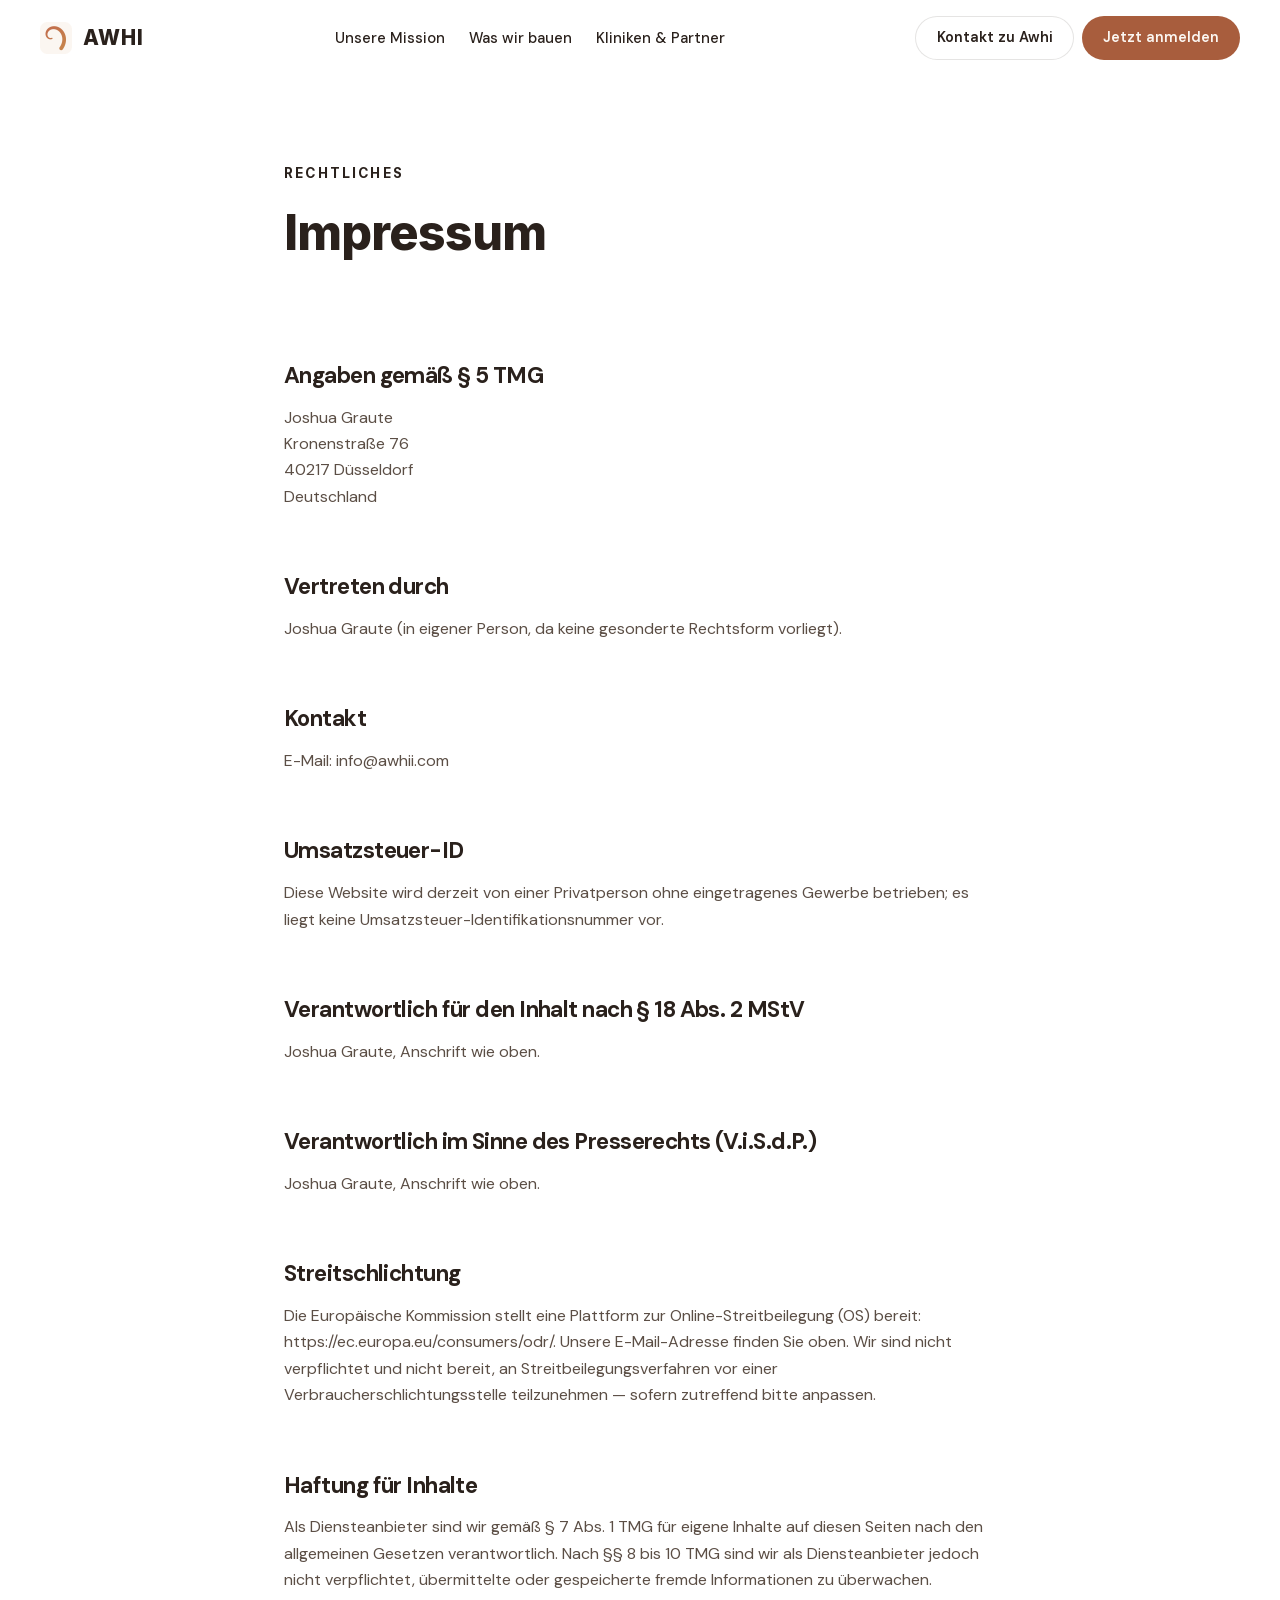
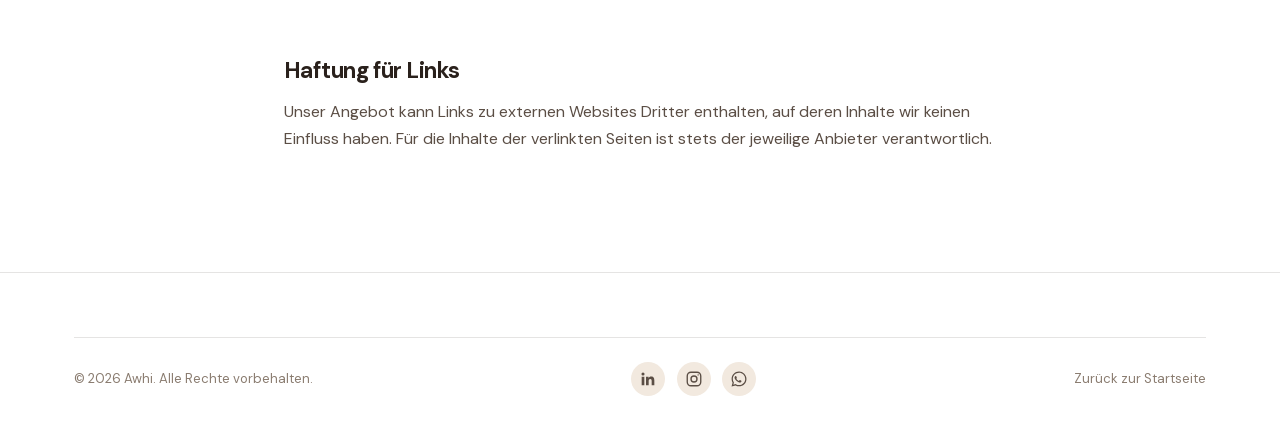
<file: impressum.html>
<!DOCTYPE html>
<html lang="de" class="no-js">
<head>
<meta charset="UTF-8">
<meta name="viewport" content="width=device-width, initial-scale=1">
<title>Impressum — Awhi</title>
<meta name="robots" content="noindex">
<link rel="icon" type="image/png" href="assets/img/awhi-icon.png">
<link rel="stylesheet" href="assets/css/fonts.css">
<link rel="stylesheet" href="assets/css/style.css">
</head>
<body>
<a class="skip-link" href="#main">Zum Inhalt springen</a>

<header class="site-header">
  <div class="container nav-row">
    <a href="index.html" class="brand">
      <img src="assets/img/awhi-icon.png" alt="Awhi Symbol" width="32" height="32">
      AWHI
    </a>
    <nav aria-label="Hauptnavigation">
      <ul class="nav-links">
        <li><a href="index.html#why">Unsere Mission</a></li>
        <li><a href="index.html#what">Was wir bauen</a></li>
        <li><a href="partner.html">Kliniken &amp; Partner</a></li>
        <li class="nav-mobile-only"><a href="mailto:info@awhii.com">Kontakt zu Awhi</a></li>
        <li class="nav-mobile-only"><a href="index.html#newsletter">Jetzt anmelden</a></li>
      </ul>
    </nav>
    <div class="nav-cta">
      <a href="mailto:info@awhii.com" class="btn btn-ghost btn-nav">Kontakt zu Awhi</a>
      <a href="index.html#newsletter" class="btn btn-accent btn-nav">Jetzt anmelden</a>
      <button class="nav-toggle" aria-label="Menü öffnen" aria-expanded="false"><span></span></button>
    </div>
  </div>
</header>

<main id="main">
  <section style="padding-top: calc(var(--space-3xl) + 1rem); padding-bottom: var(--space-md);">
    <div class="container" style="max-width: 760px;">
      <p class="eyebrow">Rechtliches</p>
      <h1 style="font-size: clamp(2rem, 4vw, 3rem);">Impressum</h1>
    </div>
  </section>

  <section style="padding-top: 0;">
    <div class="container legal-content" style="max-width: 760px;">

      <h2>Angaben gemäß § 5 TMG</h2>
      <p>
        Joshua Graute<br>
        Kronenstraße 76<br>
        40217 Düsseldorf<br>
        Deutschland
      </p>

      <h2>Vertreten durch</h2>
      <p>Joshua Graute (in eigener Person, da keine gesonderte Rechtsform vorliegt).</p>

      <h2>Kontakt</h2>
      <p>
        E-Mail: <a href="mailto:info@awhii.com">info@awhii.com</a>
      </p>

      <h2>Umsatzsteuer-ID</h2>
      <p>Diese Website wird derzeit von einer Privatperson ohne eingetragenes Gewerbe betrieben; es liegt keine Umsatzsteuer-Identifikationsnummer vor.</p>

      <h2>Verantwortlich für den Inhalt nach § 18 Abs. 2 MStV</h2>
      <p>Joshua Graute, Anschrift wie oben.</p>

      <h2>Verantwortlich im Sinne des Presserechts (V.i.S.d.P.)</h2>
      <p>Joshua Graute, Anschrift wie oben.</p>

      <h2>Streitschlichtung</h2>
      <p>Die Europäische Kommission stellt eine Plattform zur Online-Streitbeilegung (OS) bereit: <a href="https://ec.europa.eu/consumers/odr/" target="_blank" rel="noopener">https://ec.europa.eu/consumers/odr/</a>. Unsere E-Mail-Adresse finden Sie oben. Wir sind nicht verpflichtet und nicht bereit, an Streitbeilegungsverfahren vor einer Verbraucherschlichtungsstelle teilzunehmen — sofern zutreffend bitte anpassen.</p>

      <h2>Haftung für Inhalte</h2>
      <p>Als Diensteanbieter sind wir gemäß § 7 Abs. 1 TMG für eigene Inhalte auf diesen Seiten nach den allgemeinen Gesetzen verantwortlich. Nach §§ 8 bis 10 TMG sind wir als Diensteanbieter jedoch nicht verpflichtet, übermittelte oder gespeicherte fremde Informationen zu überwachen.</p>

      <h2>Haftung für Links</h2>
      <p>Unser Angebot kann Links zu externen Websites Dritter enthalten, auf deren Inhalte wir keinen Einfluss haben. Für die Inhalte der verlinkten Seiten ist stets der jeweilige Anbieter verantwortlich.</p>

    </div>
  </section>
</main>

<footer class="site-footer">
  <div class="container">
    <div class="footer-bottom">
      <span>© 2026 Awhi. Alle Rechte vorbehalten.</span>
      <div class="footer-social" aria-label="Awhi in sozialen Netzwerken">
        <a href="https://www.linkedin.com/company/awhi-community/" target="_blank" rel="noopener" aria-label="Awhi auf LinkedIn">
          <svg width="18" height="18" viewBox="0 0 24 24" fill="currentColor" aria-hidden="true"><path d="M20.447 20.452h-3.554v-5.569c0-1.328-.027-3.037-1.852-3.037-1.853 0-2.136 1.445-2.136 2.939v5.667H9.351V9h3.414v1.561h.046c.477-.9 1.637-1.85 3.37-1.85 3.601 0 4.267 2.37 4.267 5.455v6.286zM5.337 7.433a2.062 2.062 0 1 1 0-4.124 2.062 2.062 0 0 1 0 4.124zM7.114 20.452H3.558V9h3.556v11.452z"/></svg>
        </a>
        <a href="https://www.instagram.com/awhi.community/" target="_blank" rel="noopener" aria-label="Awhi auf Instagram">
          <svg width="18" height="18" viewBox="0 0 24 24" fill="none" stroke="currentColor" stroke-width="1.8" aria-hidden="true"><rect x="3" y="3" width="18" height="18" rx="5"/><circle cx="12" cy="12" r="4"/><circle cx="17.5" cy="6.5" r="0.9" fill="currentColor" stroke="none"/></svg>
        </a>
        <a href="mailto:info@awhii.com?subject=Beitrittsanfrage%20-%20Awhi%20WhatsApp%20Community&body=Hallo%20Awhi-Team%2C%20ich%20habe%20Interesse%20an%20der%20WhatsApp-Community%20und%20bitte%20um%20den%20Einladungslink.%20Danke%21" aria-label="Awhi WhatsApp-Community beitreten">
          <svg width="18" height="18" viewBox="0 0 24 24" fill="currentColor" aria-hidden="true"><path d="M12.04 2c-5.46 0-9.91 4.45-9.91 9.91 0 1.75.46 3.45 1.32 4.95L2.05 22l5.25-1.38c1.45.79 3.08 1.21 4.74 1.21h.01c5.46 0 9.91-4.45 9.91-9.91 0-2.65-1.03-5.14-2.9-7.01A9.82 9.82 0 0 0 12.04 2zm0 1.67c2.2 0 4.26.86 5.82 2.42a8.18 8.18 0 0 1 2.41 5.82c0 4.54-3.7 8.23-8.24 8.23-1.48 0-2.93-.4-4.19-1.15l-.3-.18-3.12.82.83-3.04-.2-.31a8.18 8.18 0 0 1-1.26-4.38c0-4.54 3.7-8.23 8.25-8.23zm-4.53 4.4c-.15 0-.4.06-.61.28-.21.22-.8.78-.8 1.9s.82 2.2.93 2.36c.11.15 1.6 2.44 3.87 3.42.54.23.96.37 1.29.48.54.17 1.03.15 1.42.09.43-.06 1.34-.55 1.53-1.08.19-.53.19-.98.13-1.08-.06-.09-.21-.15-.44-.26-.23-.11-1.34-.66-1.55-.74-.21-.08-.36-.11-.51.11-.15.22-.58.74-.71.89-.13.15-.26.17-.49.06-.23-.11-.96-.35-1.83-1.13-.68-.6-1.13-1.35-1.27-1.57-.13-.22-.01-.34.1-.45.1-.1.23-.26.34-.39.11-.13.15-.22.23-.37.08-.15.04-.28-.02-.39-.06-.11-.51-1.24-.71-1.7-.18-.44-.37-.38-.51-.39-.13 0-.28-.01-.43-.01z"/></svg>
        </a>
      </div>
      <span><a href="index.html">Zurück zur Startseite</a></span>
    </div>
  </div>
</footer>

<script src="assets/js/main.js"></script>
</body>
</html>
</file>
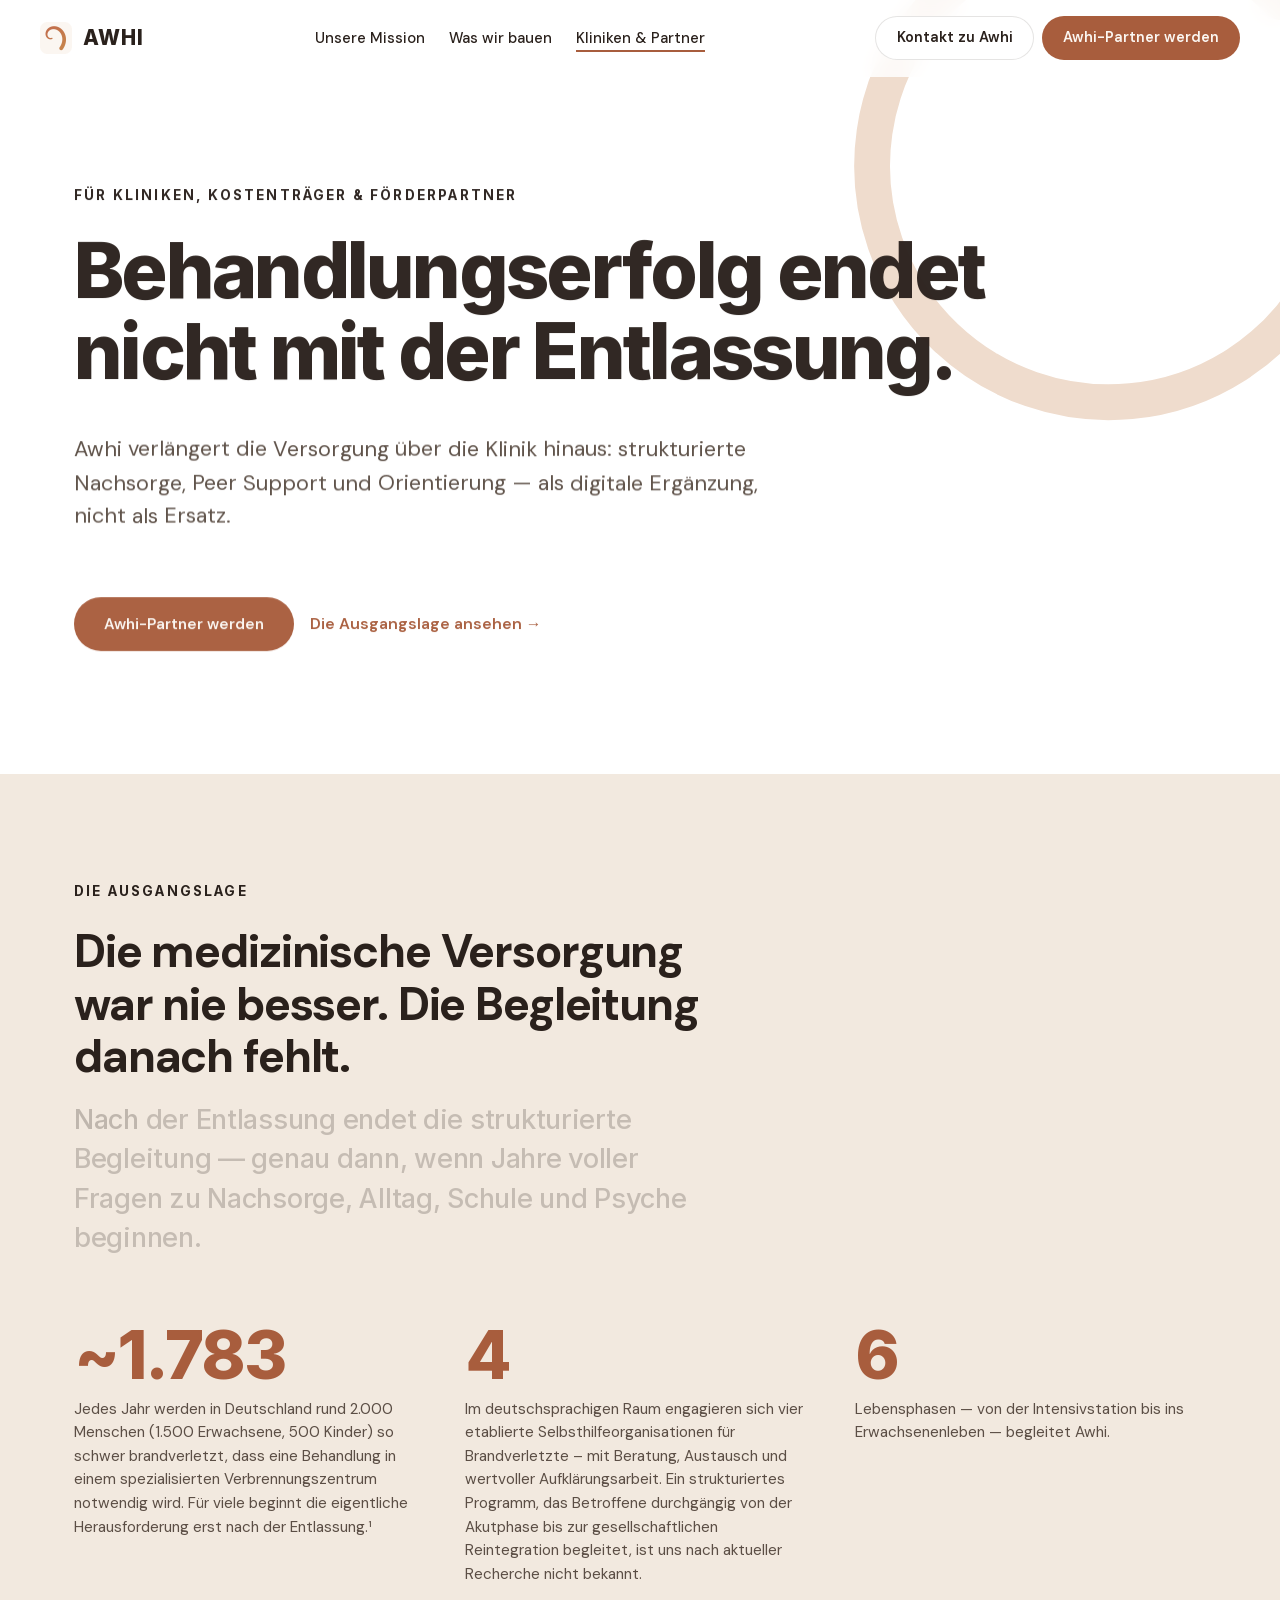
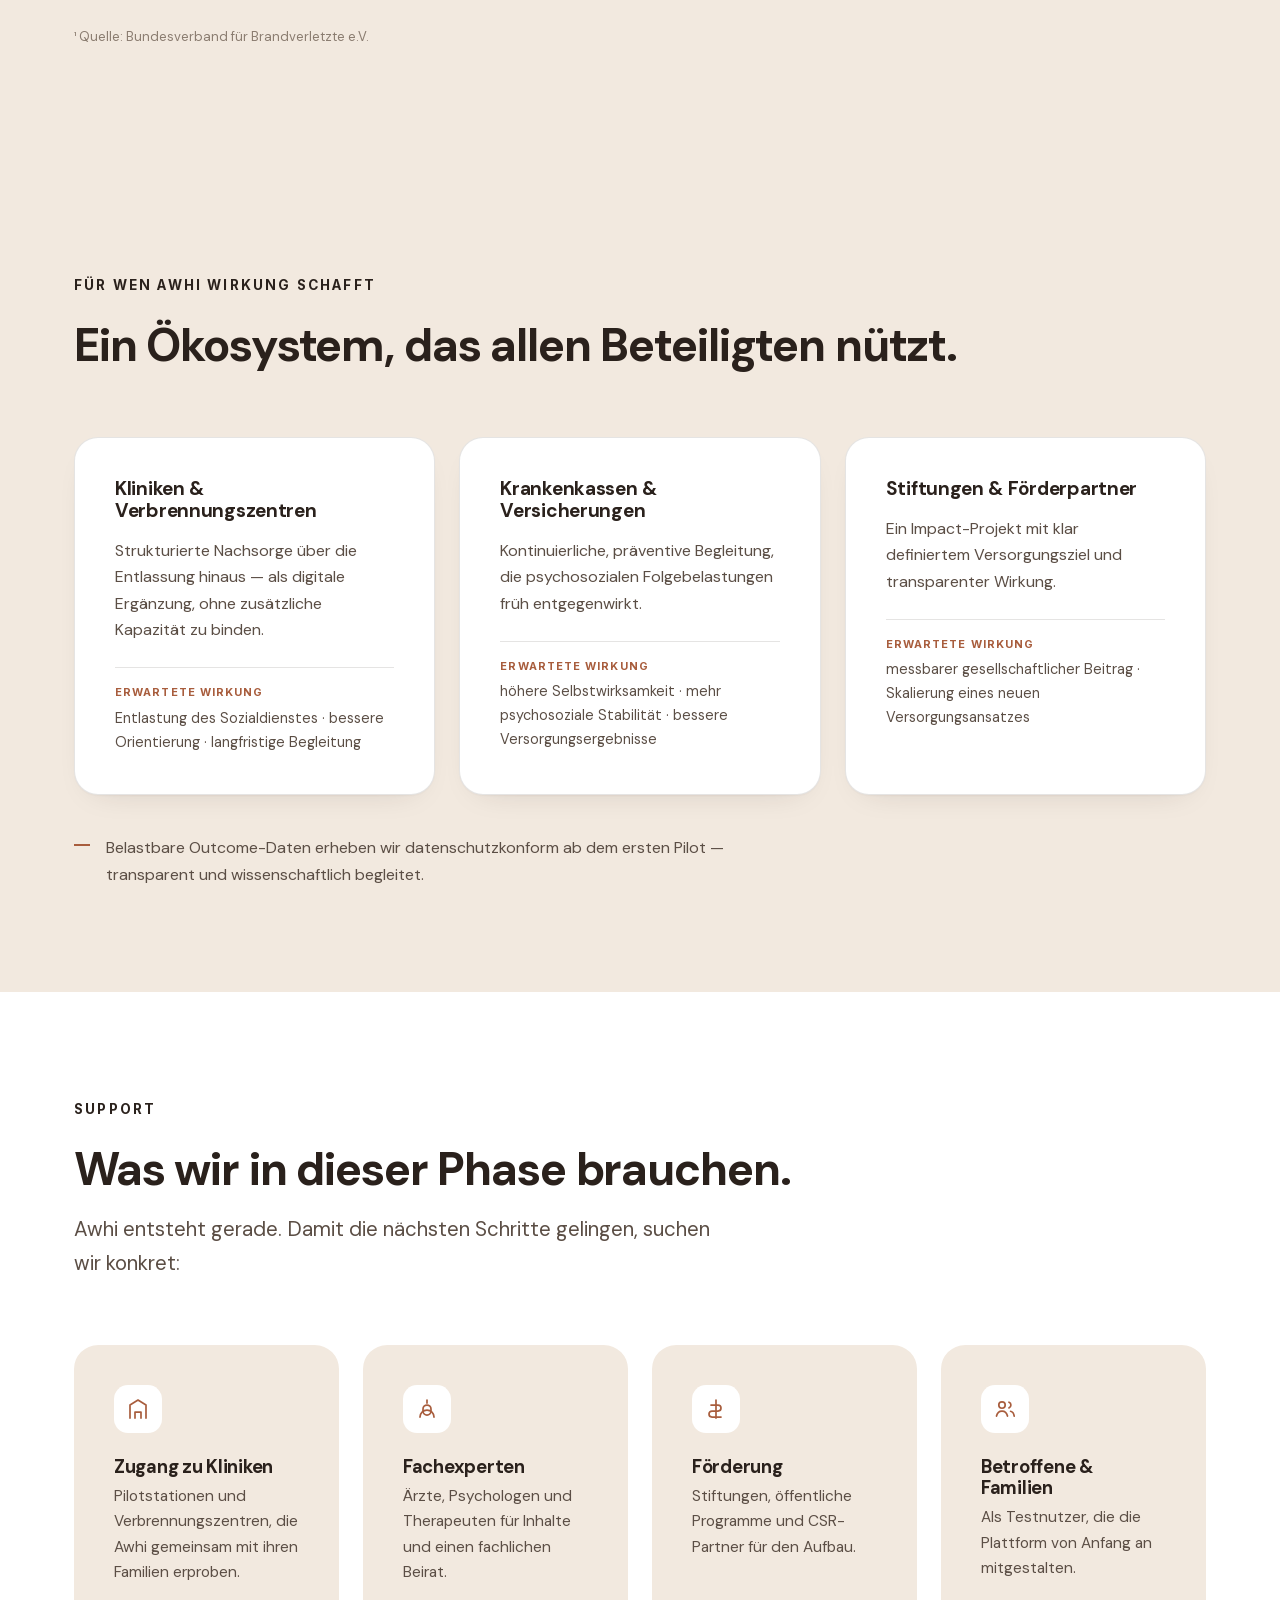
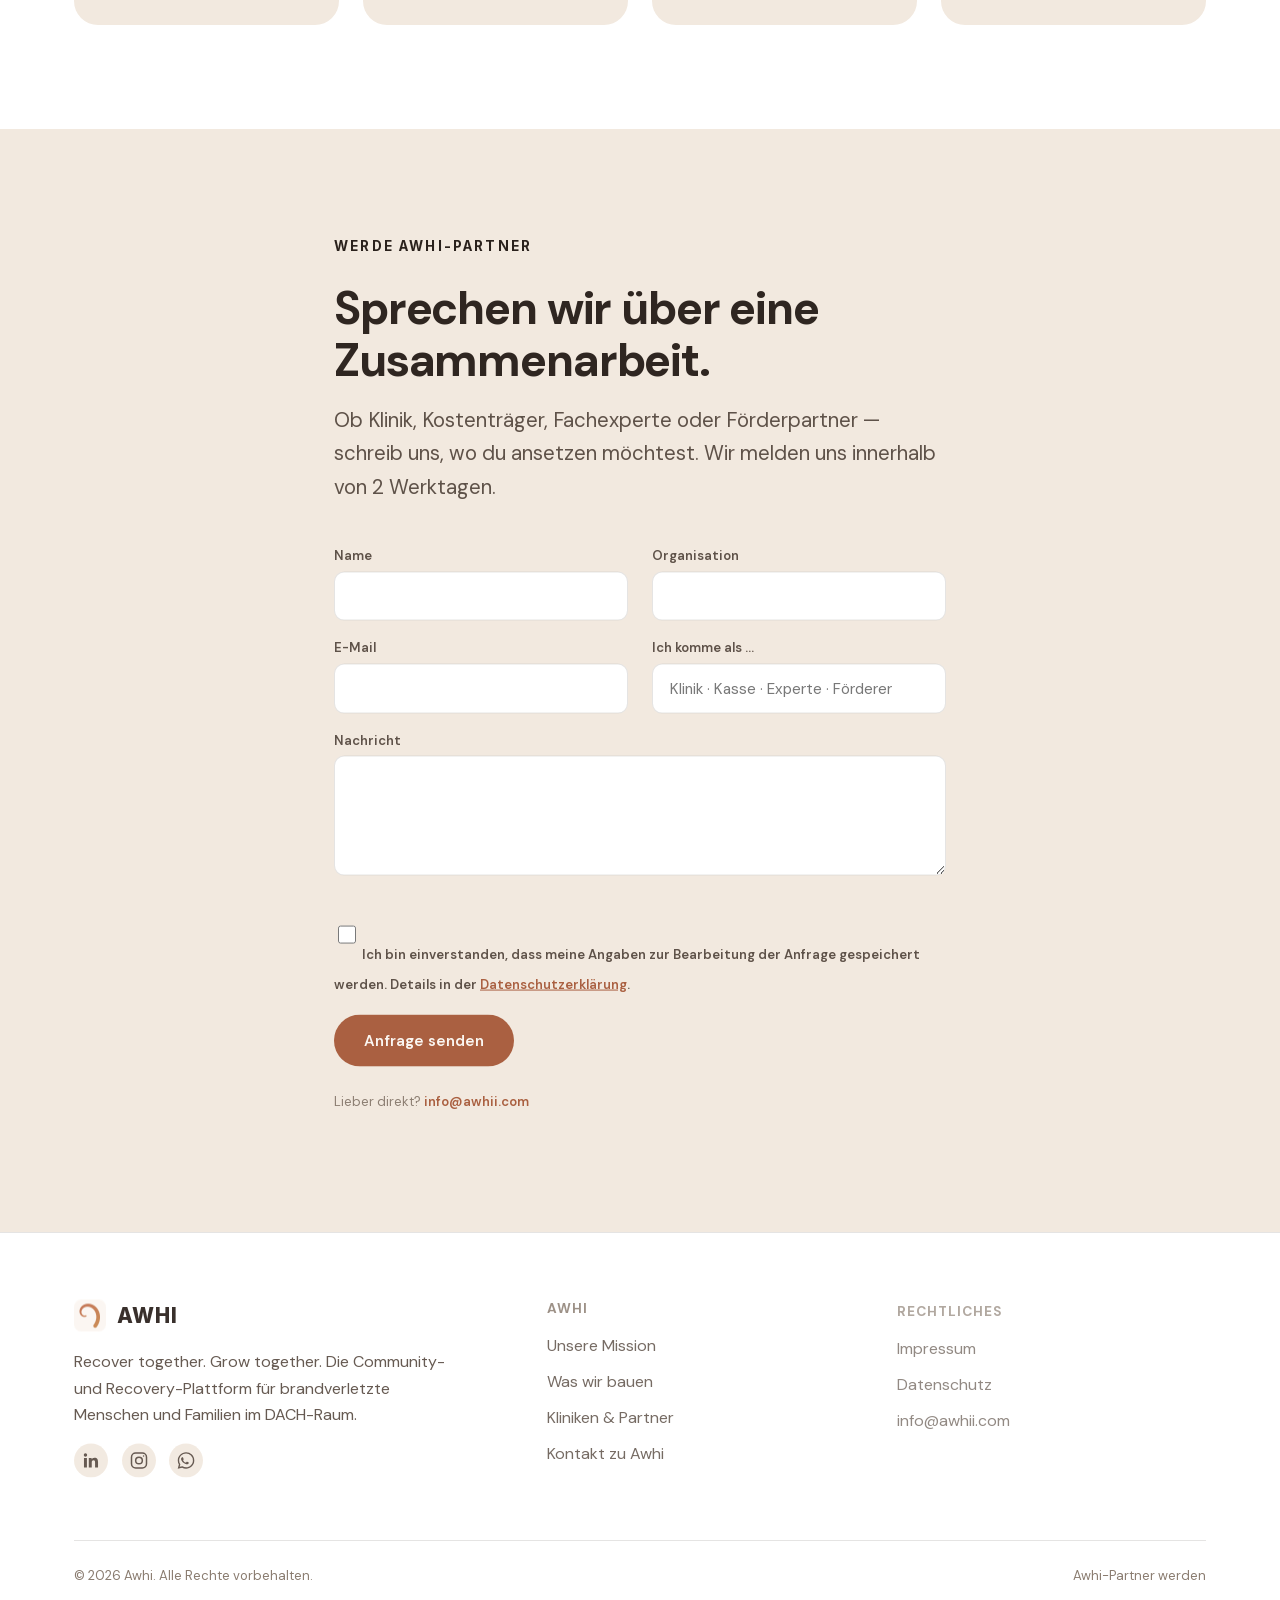
<file: partner.html>
<!DOCTYPE html>
<html lang="de" class="no-js">
<head>
<meta charset="UTF-8">
<meta name="viewport" content="width=device-width, initial-scale=1">
<title>Awhi für Kliniken &amp; Partner — Behandlungserfolg über die Entlassung hinaus</title>
<meta name="description" content="Awhi verlängert den Behandlungserfolg über die Klinikentlassung hinaus — strukturierte Nachsorge, Peer Support und ein Recovery-Ökosystem für brandverletzte Menschen und Familien.">
<link rel="canonical" href="https://awhii.com/partner.html">
<meta property="og:type" content="website">
<meta property="og:url" content="https://awhii.com/partner.html">
<meta property="og:title" content="Awhi für Kliniken &amp; Partner — Behandlungserfolg über die Entlassung hinaus">
<meta property="og:description" content="Awhi verlängert den Behandlungserfolg über die Klinikentlassung hinaus — strukturierte Nachsorge, Peer Support und ein Recovery-Ökosystem für brandverletzte Menschen und Familien.">
<meta property="og:image" content="https://awhii.com/assets/img/awhi-icon.png">
<meta name="twitter:card" content="summary">
<meta name="twitter:title" content="Awhi für Kliniken &amp; Partner">
<meta name="twitter:description" content="Awhi verlängert den Behandlungserfolg über die Klinikentlassung hinaus — strukturierte Nachsorge, Peer Support und ein Recovery-Ökosystem für brandverletzte Menschen und Familien.">
<meta name="twitter:image" content="https://awhii.com/assets/img/awhi-icon.png">
<link rel="icon" type="image/png" href="assets/img/awhi-icon.png">
<link rel="stylesheet" href="assets/css/fonts.css">
<link rel="stylesheet" href="assets/css/style.css">
<link rel="stylesheet" href="assets/css/experience.css">
</head>
<body class="page-partner">
<a class="skip-link" href="#main">Zum Inhalt springen</a>

<header class="site-header">
  <div class="container nav-row">
    <a href="index.html" class="brand">
      <img src="assets/img/awhi-icon.png" alt="Awhi Symbol" width="32" height="32">
      AWHI
    </a>
    <nav aria-label="Hauptnavigation">
      <ul class="nav-links">
        <li><a href="index.html#why">Unsere Mission</a></li>
        <li><a href="index.html#what">Was wir bauen</a></li>
        <li><a href="partner.html" aria-current="page">Kliniken &amp; Partner</a></li>
        <li class="nav-mobile-only"><a href="mailto:info@awhii.com">Kontakt zu Awhi</a></li>
        <li class="nav-mobile-only"><a href="#kontakt">Awhi-Partner werden</a></li>
      </ul>
    </nav>
    <div class="nav-cta">
      <a href="mailto:info@awhii.com" class="btn btn-ghost btn-nav">Kontakt zu Awhi</a>
      <a href="#kontakt" class="btn btn-accent btn-nav">Awhi-Partner werden</a>
      <button class="nav-toggle" aria-label="Menü öffnen" aria-expanded="false">
        <span></span>
      </button>
    </div>
  </div>
</header>

<main id="main">

  <!-- HERO -->
  <section class="xp-hero xp-hero--partner">
    <div class="xp-hero-arc" aria-hidden="true">
      <svg viewBox="0 0 200 200" fill="none"><path class="xp-arc-path" d="M150 44 A 66 66 0 1 0 168 96" stroke="currentColor" stroke-width="10" stroke-linecap="round"/></svg>
    </div>
    <div class="container xp-hero-container">
      <div class="xp-hero-inner">
        <p class="eyebrow xp-hero-eyebrow">Für Kliniken, Kostenträger &amp; Förderpartner</p>
        <h1 class="xp-title xp-title--partner">
          <span class="xp-mask"><span class="xp-maskline">Behandlungserfolg endet nicht mit der Entlassung.</span></span>
        </h1>
        <p class="hero-lead xp-hero-lead" data-split>Awhi verlängert die Versorgung über die Klinik hinaus: strukturierte Nachsorge, Peer Support und Orientierung — als digitale Ergänzung, nicht als Ersatz.</p>
        <div class="hero-actions xp-hero-actions">
          <a href="#kontakt" class="btn btn-accent" data-magnetic>Awhi-Partner werden</a>
          <a href="#ausgangslage" class="text-link">Die Ausgangslage ansehen →</a>
        </div>
      </div>
    </div>
  </section>

  <!-- AUSGANGSLAGE + ZAHLEN -->
  <section id="ausgangslage" class="section-alt">
    <div class="container">
      <div style="max-width: 40rem;">
        <p class="eyebrow" data-xp-reveal>Die Ausgangslage</p>
        <h2 data-xp-reveal>Die medizinische Versorgung war nie besser. Die Begleitung danach fehlt.</h2>
        <p class="lead xp-partner-lead" style="max-width:none;" data-emphasis>Nach der Entlassung endet die strukturierte Begleitung — genau dann, wenn Jahre voller Fragen zu Nachsorge, Alltag, Schule und Psyche beginnen.</p>
      </div>

      <div class="stats">
        <div class="stat" data-xp-reveal>
          <div class="stat-num" data-count="2000" data-prefix="~">~2.000</div>
          <p class="stat-label">Jedes Jahr werden in Deutschland rund 2.000 Menschen (1.500 Erwachsene, 500 Kinder) so schwer brandverletzt, dass eine Behandlung in einem spezialisierten Verbrennungszentrum notwendig wird. Für viele beginnt die eigentliche Herausforderung erst nach der Entlassung.<a href="#quelle-1" aria-label="Fußnote">¹</a></p>
        </div>
        <div class="stat" data-xp-reveal>
          <div class="stat-num" data-count="4">4</div>
          <p class="stat-label">Im deutschsprachigen Raum engagieren sich vier etablierte Selbsthilfeorganisationen für Brandverletzte – mit Beratung, Austausch und wertvoller Aufklärungsarbeit. Ein strukturiertes Programm, das Betroffene durchgängig von der Akutphase bis zur gesellschaftlichen Reintegration begleitet, ist uns nach aktueller Recherche nicht bekannt.</p>
        </div>
        <div class="stat" data-xp-reveal>
          <div class="stat-num" data-count="7">7</div>
          <p class="stat-label">Lebensphasen — von der Intensivstation bis ins Erwachsenenleben — begleitet Awhi.</p>
        </div>
      </div>
      <p class="stats-note" id="quelle-1">¹ Quelle: Bundesverband für Brandverletzte e.V.</p>
    </div>
  </section>

  <!-- FÜR WEN -->
  <section class="section-alt" aria-labelledby="fuerwen-heading">
    <div class="container">
      <p class="eyebrow" data-xp-reveal>Für wen Awhi Wirkung schafft</p>
      <h2 id="fuerwen-heading" data-xp-reveal>Ein Ökosystem, das allen Beteiligten nützt.</h2>
      <div class="grid grid-3" style="margin-top: var(--space-xl);">
        <div class="card" data-xp-reveal>
          <h3 style="font-family: var(--font-body); font-size:1.2rem;">Kliniken &amp; Verbrennungszentren</h3>
          <p style="color:var(--ink-soft);">Strukturierte Nachsorge über die Entlassung hinaus — als digitale Ergänzung, ohne zusätzliche Kapazität zu binden.</p>
          <p class="card-impact"><span>Erwartete Wirkung</span>Entlastung des Sozialdienstes · bessere Orientierung · langfristige Begleitung</p>
        </div>
        <div class="card" data-xp-reveal>
          <h3 style="font-family: var(--font-body); font-size:1.2rem;">Krankenkassen &amp; Versicherungen</h3>
          <p style="color:var(--ink-soft);">Kontinuierliche, präventive Begleitung, die psychosozialen Folgebelastungen früh entgegenwirkt.</p>
          <p class="card-impact"><span>Erwartete Wirkung</span>höhere Selbstwirksamkeit · mehr psychosoziale Stabilität · bessere Versorgungsergebnisse</p>
        </div>
        <div class="card" data-xp-reveal>
          <h3 style="font-family: var(--font-body); font-size:1.2rem;">Stiftungen &amp; Förderpartner</h3>
          <p style="color:var(--ink-soft);">Ein Impact-Projekt mit klar definiertem Versorgungsziel und transparenter Wirkung.</p>
          <p class="card-impact"><span>Erwartete Wirkung</span>messbarer gesellschaftlicher Beitrag · Skalierung eines neuen Versorgungsansatzes</p>
        </div>
      </div>
      <ul class="evidence-list" data-xp-reveal>
        <li>Belastbare Outcome-Daten erheben wir datenschutzkonform ab dem ersten Pilot — transparent und wissenschaftlich begleitet.</li>
      </ul>
    </div>
  </section>

  <!-- WAS WIR BRAUCHEN -->
  <section id="bedarf" aria-labelledby="bedarf-heading">
    <div class="container">
      <p class="eyebrow" data-xp-reveal>Support</p>
      <h2 id="bedarf-heading" data-xp-reveal>Was wir in dieser Phase brauchen.</h2>
      <p class="lead" data-xp-reveal>Awhi entsteht gerade. Damit die nächsten Schritte gelingen, suchen wir konkret:</p>
      <div class="grid grid-4" style="margin-top: var(--space-xl);">
        <div class="need-card" data-xp-reveal>
          <span class="need-icon" aria-hidden="true"><svg viewBox="0 0 24 24" fill="none" stroke="currentColor" stroke-width="1.7" stroke-linecap="round" stroke-linejoin="round"><path d="M4 21V8l8-5 8 5v13"></path><path d="M9 21v-6h6v6"></path></svg></span>
          <h3>Zugang zu Kliniken</h3>
          <p>Pilotstationen und Verbrennungszentren, die Awhi gemeinsam mit ihren Familien erproben.</p>
        </div>
        <div class="need-card" data-xp-reveal>
          <span class="need-icon" aria-hidden="true"><svg viewBox="0 0 24 24" fill="none" stroke="currentColor" stroke-width="1.7" stroke-linecap="round" stroke-linejoin="round"><path d="M12 3v3M12 8a4 4 0 0 0-4 4v2a4 4 0 0 0 8 0v-2a4 4 0 0 0-4-4z"></path><path d="M5 20a7 7 0 0 1 14 0"></path></svg></span>
          <h3>Fachexperten</h3>
          <p>Ärzte, Psychologen und Therapeuten für Inhalte und einen fachlichen Beirat.</p>
        </div>
        <div class="need-card" data-xp-reveal>
          <span class="need-icon" aria-hidden="true"><svg viewBox="0 0 24 24" fill="none" stroke="currentColor" stroke-width="1.7" stroke-linecap="round" stroke-linejoin="round"><path d="M12 3v18M7 8h7a3 3 0 0 1 0 6H8a3 3 0 0 0 0 6h9"></path></svg></span>
          <h3>Förderung</h3>
          <p>Stiftungen, öffentliche Programme und CSR-Partner für den Aufbau.</p>
        </div>
        <div class="need-card" data-xp-reveal>
          <span class="need-icon" aria-hidden="true"><svg viewBox="0 0 24 24" fill="none" stroke="currentColor" stroke-width="1.7" stroke-linecap="round" stroke-linejoin="round"><circle cx="9" cy="8" r="3.2"></circle><path d="M3.5 19c.7-3.2 2.9-5 5.5-5s4.8 1.8 5.5 5"></path><path d="M16 5.2a3 3 0 0 1 0 5.6"></path><path d="M17.6 14.2c1.9.5 3.2 2.1 3.6 4.8"></path></svg></span>
          <h3>Betroffene &amp; Familien</h3>
          <p>Als Testnutzer, die die Plattform von Anfang an mitgestalten.</p>
        </div>
      </div>
    </div>
  </section>

  <!-- KONTAKT -->
  <section id="kontakt" class="section-alt">
    <div class="container" style="max-width: 660px;">
      <p class="eyebrow" data-xp-reveal>Werde Awhi-Partner</p>
      <h2 data-xp-reveal>Sprechen wir über eine Zusammenarbeit.</h2>
      <p class="lead" data-xp-reveal style="max-width:none;">Ob Klinik, Kostenträger, Fachexperte oder Förderpartner — schreib uns, wo du ansetzen möchtest. Wir melden uns innerhalb von 2 Werktagen.</p>

      <form class="form-light" data-xp-reveal data-contact-form style="margin-top: var(--space-lg);" novalidate>
        <div class="grid grid-2" style="gap: var(--space-md);">
          <div>
            <label for="p-name">Name</label>
            <input type="text" id="p-name" name="name" required>
          </div>
          <div>
            <label for="p-org">Organisation</label>
            <input type="text" id="p-org" name="organisation">
          </div>
        </div>
        <div class="grid grid-2" style="gap: var(--space-md);">
          <div>
            <label for="p-email">E-Mail</label>
            <input type="email" id="p-email" name="email" required>
          </div>
          <div>
            <label for="p-rolle">Ich komme als …</label>
            <input type="text" id="p-rolle" name="rolle" placeholder="Klinik · Kasse · Experte · Förderer">
          </div>
        </div>
        <label for="p-nachricht">Nachricht</label>
        <textarea id="p-nachricht" name="nachricht" required></textarea>
        <label class="form-consent">
          <input type="checkbox" name="consent" required>
          <span>Ich bin einverstanden, dass meine Angaben zur Bearbeitung der Anfrage gespeichert werden. Details in der <a href="datenschutz.html">Datenschutzerklärung</a>.</span>
        </label>
        <button type="submit" class="btn btn-accent" style="margin-top: var(--space-sm);">Anfrage senden</button>
        <p class="form-feedback" role="status" aria-live="polite" style="color: var(--accent-deep);"></p>
      </form>
      <p class="stats-note" data-xp-reveal>Lieber direkt? <a href="mailto:info@awhii.com" style="color:var(--accent-deep); font-weight:600;">info@awhii.com</a></p>
    </div>
  </section>

</main>

<footer class="site-footer xp-footer">
  <div class="container">
    <div class="footer-grid">
      <div>
        <a href="index.html" class="brand" style="margin-bottom: var(--space-sm); display:inline-flex;">
          <img src="assets/img/awhi-icon.png" alt="Awhi Symbol" width="28" height="28">
          AWHI
        </a>
        <p style="color:var(--ink-soft); max-width: 34ch;">Recover together. Grow together. Die Community- und Recovery-Plattform für brandverletzte Menschen und Familien im DACH-Raum.</p>
        <div class="footer-social" aria-label="Awhi in sozialen Netzwerken">
          <a href="https://www.linkedin.com/company/awhi-community/" target="_blank" rel="noopener" aria-label="Awhi auf LinkedIn">
            <svg width="20" height="20" viewBox="0 0 24 24" fill="currentColor" aria-hidden="true"><path d="M20.447 20.452h-3.554v-5.569c0-1.328-.027-3.037-1.852-3.037-1.853 0-2.136 1.445-2.136 2.939v5.667H9.351V9h3.414v1.561h.046c.477-.9 1.637-1.85 3.37-1.85 3.601 0 4.267 2.37 4.267 5.455v6.286zM5.337 7.433a2.062 2.062 0 1 1 0-4.124 2.062 2.062 0 0 1 0 4.124zM7.114 20.452H3.558V9h3.556v11.452z"/></svg>
          </a>
          <a href="https://www.instagram.com/awhi.community/" target="_blank" rel="noopener" aria-label="Awhi auf Instagram">
            <svg width="20" height="20" viewBox="0 0 24 24" fill="none" stroke="currentColor" stroke-width="1.8" aria-hidden="true"><rect x="3" y="3" width="18" height="18" rx="5"/><circle cx="12" cy="12" r="4"/><circle cx="17.5" cy="6.5" r="0.9" fill="currentColor" stroke="none"/></svg>
          </a>
          <a href="mailto:info@awhii.com?subject=Beitrittsanfrage%20-%20Awhi%20WhatsApp%20Community&body=Hallo%20Awhi-Team%2C%20ich%20habe%20Interesse%20an%20der%20WhatsApp-Community%20und%20bitte%20um%20den%20Einladungslink.%20Danke%21" aria-label="Awhi WhatsApp-Community beitreten">
            <svg width="20" height="20" viewBox="0 0 24 24" fill="currentColor" aria-hidden="true"><path d="M12.04 2c-5.46 0-9.91 4.45-9.91 9.91 0 1.75.46 3.45 1.32 4.95L2.05 22l5.25-1.38c1.45.79 3.08 1.21 4.74 1.21h.01c5.46 0 9.91-4.45 9.91-9.91 0-2.65-1.03-5.14-2.9-7.01A9.82 9.82 0 0 0 12.04 2zm0 1.67c2.2 0 4.26.86 5.82 2.42a8.18 8.18 0 0 1 2.41 5.82c0 4.54-3.7 8.23-8.24 8.23-1.48 0-2.93-.4-4.19-1.15l-.3-.18-3.12.82.83-3.04-.2-.31a8.18 8.18 0 0 1-1.26-4.38c0-4.54 3.7-8.23 8.25-8.23zm-4.53 4.4c-.15 0-.4.06-.61.28-.21.22-.8.78-.8 1.9s.82 2.2.93 2.36c.11.15 1.6 2.44 3.87 3.42.54.23.96.37 1.29.48.54.17 1.03.15 1.42.09.43-.06 1.34-.55 1.53-1.08.19-.53.19-.98.13-1.08-.06-.09-.21-.15-.44-.26-.23-.11-1.34-.66-1.55-.74-.21-.08-.36-.11-.51.11-.15.22-.58.74-.71.89-.13.15-.26.17-.49.06-.23-.11-.96-.35-1.83-1.13-.68-.6-1.13-1.35-1.27-1.57-.13-.22-.01-.34.1-.45.1-.1.23-.26.34-.39.11-.13.15-.22.23-.37.08-.15.04-.28-.02-.39-.06-.11-.51-1.24-.71-1.7-.18-.44-.37-.38-.51-.39-.13 0-.28-.01-.43-.01z"/></svg>
          </a>
        </div>
      </div>
      <div>
        <h4>Awhi</h4>
        <ul class="footer-links">
          <li><a href="index.html#why">Unsere Mission</a></li>
          <li><a href="index.html#what">Was wir bauen</a></li>
          <li><a href="partner.html">Kliniken &amp; Partner</a></li>
          <li><a href="mailto:info@awhii.com">Kontakt zu Awhi</a></li>
        </ul>
      </div>
      <div>
        <h4>Rechtliches</h4>
        <ul class="footer-links">
          <li><a href="impressum.html">Impressum</a></li>
          <li><a href="datenschutz.html">Datenschutz</a></li>
          <li><a href="mailto:info@awhii.com">info@awhii.com</a></li>
        </ul>
      </div>
    </div>
    <div class="footer-bottom">
      <span>© 2026 Awhi. Alle Rechte vorbehalten.</span>
      <span><a href="#kontakt">Awhi-Partner werden</a></span>
    </div>
  </div>
</footer>

<script src="assets/js/gsap.min.js"></script>
<script src="assets/js/ScrollTrigger.min.js"></script>
<script src="assets/js/lenis.min.js"></script>
<script src="assets/js/main.js"></script>
<script src="assets/js/experience.js"></script>
</body>
</html>
</file>
<file: assets/css/fonts.css>
/* Selbstgehostete Schriften (Inter, DM Sans) — DSGVO-konform, keine Google-Server-Anfrage */

/* DM Sans 400 — latin-ext */
@font-face{
  font-family: 'DM Sans';
  font-style: normal;
  font-weight: 400;
  font-display: swap;
  src: url(../fonts/dmsans-400-latin-ext.woff2) format('woff2');
  unicode-range: U+0100-02BA, U+02BD-02C5, U+02C7-02CC, U+02CE-02D7, U+02DD-02FF, U+0304, U+0308, U+0329, U+1D00-1DBF, U+1E00-1E9F, U+1EF2-1EFF, U+2020, U+20A0-20AB, U+20AD-20C0, U+2113, U+2C60-2C7F, U+A720-A7FF;
}

/* DM Sans 400 — latin */
@font-face{
  font-family: 'DM Sans';
  font-style: normal;
  font-weight: 400;
  font-display: swap;
  src: url(../fonts/dmsans-400-latin.woff2) format('woff2');
  unicode-range: U+0000-00FF, U+0131, U+0152-0153, U+02BB-02BC, U+02C6, U+02DA, U+02DC, U+0304, U+0308, U+0329, U+2000-206F, U+20AC, U+2122, U+2191, U+2193, U+2212, U+2215, U+FEFF, U+FFFD;
}

/* DM Sans 500 — latin-ext */
@font-face{
  font-family: 'DM Sans';
  font-style: normal;
  font-weight: 500;
  font-display: swap;
  src: url(../fonts/dmsans-500-latin-ext.woff2) format('woff2');
  unicode-range: U+0100-02BA, U+02BD-02C5, U+02C7-02CC, U+02CE-02D7, U+02DD-02FF, U+0304, U+0308, U+0329, U+1D00-1DBF, U+1E00-1E9F, U+1EF2-1EFF, U+2020, U+20A0-20AB, U+20AD-20C0, U+2113, U+2C60-2C7F, U+A720-A7FF;
}

/* DM Sans 500 — latin */
@font-face{
  font-family: 'DM Sans';
  font-style: normal;
  font-weight: 500;
  font-display: swap;
  src: url(../fonts/dmsans-500-latin.woff2) format('woff2');
  unicode-range: U+0000-00FF, U+0131, U+0152-0153, U+02BB-02BC, U+02C6, U+02DA, U+02DC, U+0304, U+0308, U+0329, U+2000-206F, U+20AC, U+2122, U+2191, U+2193, U+2212, U+2215, U+FEFF, U+FFFD;
}

/* DM Sans 600 — latin-ext */
@font-face{
  font-family: 'DM Sans';
  font-style: normal;
  font-weight: 600;
  font-display: swap;
  src: url(../fonts/dmsans-600-latin-ext.woff2) format('woff2');
  unicode-range: U+0100-02BA, U+02BD-02C5, U+02C7-02CC, U+02CE-02D7, U+02DD-02FF, U+0304, U+0308, U+0329, U+1D00-1DBF, U+1E00-1E9F, U+1EF2-1EFF, U+2020, U+20A0-20AB, U+20AD-20C0, U+2113, U+2C60-2C7F, U+A720-A7FF;
}

/* DM Sans 600 — latin */
@font-face{
  font-family: 'DM Sans';
  font-style: normal;
  font-weight: 600;
  font-display: swap;
  src: url(../fonts/dmsans-600-latin.woff2) format('woff2');
  unicode-range: U+0000-00FF, U+0131, U+0152-0153, U+02BB-02BC, U+02C6, U+02DA, U+02DC, U+0304, U+0308, U+0329, U+2000-206F, U+20AC, U+2122, U+2191, U+2193, U+2212, U+2215, U+FEFF, U+FFFD;
}

/* DM Sans 700 — latin-ext */
@font-face{
  font-family: 'DM Sans';
  font-style: normal;
  font-weight: 700;
  font-display: swap;
  src: url(../fonts/dmsans-700-latin-ext.woff2) format('woff2');
  unicode-range: U+0100-02BA, U+02BD-02C5, U+02C7-02CC, U+02CE-02D7, U+02DD-02FF, U+0304, U+0308, U+0329, U+1D00-1DBF, U+1E00-1E9F, U+1EF2-1EFF, U+2020, U+20A0-20AB, U+20AD-20C0, U+2113, U+2C60-2C7F, U+A720-A7FF;
}

/* DM Sans 700 — latin */
@font-face{
  font-family: 'DM Sans';
  font-style: normal;
  font-weight: 700;
  font-display: swap;
  src: url(../fonts/dmsans-700-latin.woff2) format('woff2');
  unicode-range: U+0000-00FF, U+0131, U+0152-0153, U+02BB-02BC, U+02C6, U+02DA, U+02DC, U+0304, U+0308, U+0329, U+2000-206F, U+20AC, U+2122, U+2191, U+2193, U+2212, U+2215, U+FEFF, U+FFFD;
}

/* Inter 500 — latin-ext */
@font-face{
  font-family: 'Inter';
  font-style: normal;
  font-weight: 500;
  font-display: swap;
  src: url(../fonts/inter-500-latin-ext.woff2) format('woff2');
  unicode-range: U+0100-02BA, U+02BD-02C5, U+02C7-02CC, U+02CE-02D7, U+02DD-02FF, U+0304, U+0308, U+0329, U+1D00-1DBF, U+1E00-1E9F, U+1EF2-1EFF, U+2020, U+20A0-20AB, U+20AD-20C0, U+2113, U+2C60-2C7F, U+A720-A7FF;
}

/* Inter 500 — latin */
@font-face{
  font-family: 'Inter';
  font-style: normal;
  font-weight: 500;
  font-display: swap;
  src: url(../fonts/inter-500-latin.woff2) format('woff2');
  unicode-range: U+0000-00FF, U+0131, U+0152-0153, U+02BB-02BC, U+02C6, U+02DA, U+02DC, U+0304, U+0308, U+0329, U+2000-206F, U+20AC, U+2122, U+2191, U+2193, U+2212, U+2215, U+FEFF, U+FFFD;
}

/* Inter 600 — latin-ext */
@font-face{
  font-family: 'Inter';
  font-style: normal;
  font-weight: 600;
  font-display: swap;
  src: url(../fonts/inter-600-latin-ext.woff2) format('woff2');
  unicode-range: U+0100-02BA, U+02BD-02C5, U+02C7-02CC, U+02CE-02D7, U+02DD-02FF, U+0304, U+0308, U+0329, U+1D00-1DBF, U+1E00-1E9F, U+1EF2-1EFF, U+2020, U+20A0-20AB, U+20AD-20C0, U+2113, U+2C60-2C7F, U+A720-A7FF;
}

/* Inter 600 — latin */
@font-face{
  font-family: 'Inter';
  font-style: normal;
  font-weight: 600;
  font-display: swap;
  src: url(../fonts/inter-600-latin.woff2) format('woff2');
  unicode-range: U+0000-00FF, U+0131, U+0152-0153, U+02BB-02BC, U+02C6, U+02DA, U+02DC, U+0304, U+0308, U+0329, U+2000-206F, U+20AC, U+2122, U+2191, U+2193, U+2212, U+2215, U+FEFF, U+FFFD;
}

/* Inter 700 — latin-ext */
@font-face{
  font-family: 'Inter';
  font-style: normal;
  font-weight: 700;
  font-display: swap;
  src: url(../fonts/inter-700-latin-ext.woff2) format('woff2');
  unicode-range: U+0100-02BA, U+02BD-02C5, U+02C7-02CC, U+02CE-02D7, U+02DD-02FF, U+0304, U+0308, U+0329, U+1D00-1DBF, U+1E00-1E9F, U+1EF2-1EFF, U+2020, U+20A0-20AB, U+20AD-20C0, U+2113, U+2C60-2C7F, U+A720-A7FF;
}

/* Inter 700 — latin */
@font-face{
  font-family: 'Inter';
  font-style: normal;
  font-weight: 700;
  font-display: swap;
  src: url(../fonts/inter-700-latin.woff2) format('woff2');
  unicode-range: U+0000-00FF, U+0131, U+0152-0153, U+02BB-02BC, U+02C6, U+02DA, U+02DC, U+0304, U+0308, U+0329, U+2000-206F, U+20AC, U+2122, U+2191, U+2193, U+2212, U+2215, U+FEFF, U+FFFD;
}

/* Inter 800 — latin-ext */
@font-face{
  font-family: 'Inter';
  font-style: normal;
  font-weight: 800;
  font-display: swap;
  src: url(../fonts/inter-800-latin-ext.woff2) format('woff2');
  unicode-range: U+0100-02BA, U+02BD-02C5, U+02C7-02CC, U+02CE-02D7, U+02DD-02FF, U+0304, U+0308, U+0329, U+1D00-1DBF, U+1E00-1E9F, U+1EF2-1EFF, U+2020, U+20A0-20AB, U+20AD-20C0, U+2113, U+2C60-2C7F, U+A720-A7FF;
}

/* Inter 800 — latin */
@font-face{
  font-family: 'Inter';
  font-style: normal;
  font-weight: 800;
  font-display: swap;
  src: url(../fonts/inter-800-latin.woff2) format('woff2');
  unicode-range: U+0000-00FF, U+0131, U+0152-0153, U+02BB-02BC, U+02C6, U+02DA, U+02DC, U+0304, U+0308, U+0329, U+2000-206F, U+20AC, U+2122, U+2191, U+2193, U+2212, U+2215, U+FEFF, U+FFFD;
}
</file>
<file: assets/css/style.css>
/* ============================================================
   AWHI — Design Tokens
   Colors extracted directly from the brand logo (11-favicon-512.png).
   Terracotta reserved for large text/icons/accents only — at small
   sizes it falls under 4.5:1 contrast on cream; terracotta-deep is
   the AA-safe variant for buttons and body-size links.
   No gradients anywhere per brand rule ("Kein Gradient").
   ============================================================ */

:root {
  /* Color */
  --cream: #FBF6F1;
  --cream-alt: #F2E9DF;
  --ink: #2A211C;
  --ink-soft: #5B4E45;
  --ink-faint: #8A7C70;
  --terracotta: #C2704C;
  --terracotta-deep: #A85D3D;
  --terracotta-tint: #EFDCCD;
  --slate: #46586A;
  --slate-deep: #34424E;
  --slate-tint: #DDE4E9;
  --white: #FFFFFF;
  --line: rgba(42, 33, 28, 0.12);

  /* Type — display/labels: Inter (SF-like, refined) · body: DM Sans (warm) */
  --font-display: 'Inter', sans-serif;
  --font-body: 'DM Sans', sans-serif;
  --font-ui: 'DM Sans', sans-serif;

  --fs-body: 1rem;
  --fs-small: 0.875rem;
  --fs-h1: clamp(2.5rem, 5.6vw, 4.75rem);
  --fs-h2: clamp(1.85rem, 3.6vw, 2.85rem);
  --fs-h3: clamp(1.4rem, 2.4vw, 1.85rem);
  --fs-lead: clamp(1.125rem, 1.6vw, 1.375rem);

  /* Spacing (8pt rhythm) */
  --space-xs: 0.5rem;
  --space-sm: 1rem;
  --space-md: 1.5rem;
  --space-lg: 2.5rem;
  --space-xl: 4rem;
  --space-2xl: 6.5rem;
  --space-3xl: 9rem;

  /* Motion */
  --ease-out: cubic-bezier(0.16, 1, 0.3, 1);
  --ease-in-out: cubic-bezier(0.65, 0, 0.35, 1);
  --dur-fast: 180ms;
  --dur-base: 300ms;
  --dur-slow: 600ms;

  --container: 1180px;
  --radius: 18px;
  --radius-sm: 10px;
}

/* Partner/B2B page swaps its accent to slate */
body.theme-partner {
  --accent: var(--slate);
  --accent-deep: var(--slate-deep);
  --accent-tint: var(--slate-tint);
  --accent-hover: #253039;
}
body:not(.theme-partner) {
  --accent: var(--terracotta);
  --accent-deep: var(--terracotta-deep);
  --accent-tint: var(--terracotta-tint);
  --accent-hover: #8C4A2F;
}

/* ============================================================
   Reset & base
   ============================================================ */
*, *::before, *::after { box-sizing: border-box; }
html { scroll-behavior: smooth; }
@media (prefers-reduced-motion: reduce) {
  html { scroll-behavior: auto; }
  *, *::before, *::after {
    animation-duration: 0.001ms !important;
    animation-iteration-count: 1 !important;
    transition-duration: 0.001ms !important;
    scroll-behavior: auto !important;
  }
}

body {
  margin: 0;
  background: var(--white);
  color: var(--ink);
  font-family: var(--font-body);
  font-size: var(--fs-body);
  line-height: 1.65;
  -webkit-font-smoothing: antialiased;
  overflow-x: hidden;
}

img { max-width: 100%; display: block; }
a { color: inherit; text-decoration: none; }

h1 {
  font-family: var(--font-display);
  color: var(--ink);
  line-height: 1.05;
  margin: 0 0 var(--space-sm);
  font-weight: 800;
  letter-spacing: -0.02em;
  font-size: var(--fs-h1);
}
h2, h3, h4 {
  font-family: var(--font-body);
  color: var(--ink);
  line-height: 1.15;
  margin: 0 0 var(--space-sm);
  font-weight: 700;
  letter-spacing: -0.015em;
}
h2 { font-size: var(--fs-h2); }
h3 { font-size: var(--fs-h3); }

p { margin: 0 0 var(--space-sm); max-width: 62ch; }
.lead { font-size: var(--fs-lead); color: var(--ink-soft); max-width: 46ch; }

/* Editorial kicker label — plain uppercase type, no chip */
.eyebrow {
  font-family: var(--font-display);
  font-size: 0.75rem;
  font-weight: 700;
  letter-spacing: 0.18em;
  text-transform: uppercase;
  color: var(--ink);
  display: inline-block;
  margin-bottom: var(--space-md);
}

.container {
  width: 100%;
  max-width: var(--container);
  margin-inline: auto;
  padding-inline: var(--space-md);
}

section { padding-block: var(--space-2xl); position: relative; }
@media (max-width: 768px) {
  section { padding-block: var(--space-xl); }
}

.section-alt { background: var(--cream-alt); }

/* Focus visibility — never remove */
:focus-visible {
  outline: 2px solid var(--accent-deep);
  outline-offset: 3px;
  border-radius: 4px;
}

/* Reduce motion-safe skip link */
.skip-link {
  position: absolute;
  left: -9999px;
  top: 0;
  background: var(--ink);
  color: var(--cream);
  padding: 0.75em 1.25em;
  z-index: 999;
  border-radius: 0 0 8px 0;
}
.skip-link:focus { left: 0; }

/* ============================================================
   Buttons
   ============================================================ */
.btn {
  font-family: var(--font-ui);
  font-weight: 600;
  font-size: 0.95rem;
  display: inline-flex;
  align-items: center;
  justify-content: center;
  gap: 0.5em;
  padding: 0.9em 1.9em;
  border-radius: 100px;
  border: 1px solid transparent;
  cursor: pointer;
  min-height: 52px;
  transition: transform var(--dur-fast) var(--ease-out), background-color var(--dur-base) var(--ease-out), color var(--dur-base) var(--ease-out), border-color var(--dur-base) var(--ease-out);
  touch-action: manipulation;
}
.btn:active { transform: scale(0.98); }

/* Compact nav button */
.btn-nav {
  min-height: 44px;
  font-size: 0.9rem;
  padding: 0.55em 1.4em;
}

/* Warm brand hovers (deeper accent instead of black) */
.btn-primary { background: var(--ink); color: var(--cream); }
.btn-primary:hover { background: var(--accent-deep); color: var(--cream); }

.btn-ghost { background: var(--white); color: var(--ink); border-color: var(--line); }
.btn-ghost:hover { border-color: var(--accent-deep); color: var(--accent-deep); background: var(--accent-tint); }

.btn-accent { background: var(--accent-deep); color: var(--cream); }
.btn-accent:hover { background: var(--accent-hover); color: var(--cream); }

/* ============================================================
   Nav
   ============================================================ */
.site-header {
  position: fixed;
  inset: 0 0 auto 0;
  z-index: 100;
  padding-block: var(--space-sm);
  background: rgba(255, 255, 255, 0.82);
  backdrop-filter: blur(10px);
  border-bottom: 1px solid transparent;
  transition: border-color var(--dur-base) var(--ease-out), background-color var(--dur-base) var(--ease-out);
}
.site-header.is-scrolled { border-color: var(--line); }

.nav-row {
  display: flex;
  align-items: center;
  justify-content: space-between;
  gap: var(--space-md);
}

.brand {
  display: inline-flex;
  align-items: center;
  gap: 0.55em;
  font-family: var(--font-display);
  font-size: 1.3rem;
  font-weight: 800;
  letter-spacing: 0.04em;
  color: var(--ink);
}
.brand img { width: 32px; height: 32px; }

.nav-links {
  display: flex;
  align-items: center;
  gap: var(--space-md);
  font-family: var(--font-ui);
  font-size: 0.92rem;
  font-weight: 500;
  list-style: none;
  margin: 0;
  padding: 0;
}
.nav-links a {
  position: relative;
  padding-block: 0.25em;
  white-space: nowrap;
}
.nav-links a::after {
  content: "";
  position: absolute;
  left: 0; right: 100%;
  bottom: 0;
  height: 1.5px;
  background: var(--accent-deep);
  transition: right var(--dur-base) var(--ease-out);
}
.nav-links a:hover::after, .nav-links a[aria-current="page"]::after { right: 0; }

.nav-cta { display: flex; align-items: center; gap: var(--space-sm); }
.nav-toggle {
  display: none;
  width: 44px; height: 44px;
  border-radius: 50%;
  border: 1px solid var(--line);
  background: var(--cream);
  align-items: center;
  justify-content: center;
  cursor: pointer;
}
.nav-toggle span, .nav-toggle span::before, .nav-toggle span::after {
  content: "";
  display: block;
  width: 18px; height: 1.5px;
  background: var(--ink);
  position: relative;
  transition: transform var(--dur-base) var(--ease-out), opacity var(--dur-base) var(--ease-out);
}
.nav-toggle span::before { position: absolute; top: -6px; }
.nav-toggle span::after { position: absolute; top: 6px; }
.nav-toggle[aria-expanded="true"] span { background: transparent; }
.nav-toggle[aria-expanded="true"] span::before { transform: translateY(6px) rotate(45deg); }
.nav-toggle[aria-expanded="true"] span::after { transform: translateY(-6px) rotate(-45deg); }

/* Below ~900px the header CTA button is hidden so the chapter links still fit */
@media (max-width: 900px) {
  .nav-cta .btn { display: none; }
}

/* Kuchen-/Hamburger-Menü nur auf mobil (<640px); darüber immer die Kapitel */
@media (max-width: 640px) {
  .nav-links { display: none; }
  .nav-links.is-open {
    display: flex;
    flex-direction: column;
    align-items: flex-start;
    position: fixed;
    inset: 72px 0 auto 0;
    background: var(--white);
    padding: var(--space-lg) var(--space-md);
    border-bottom: 1px solid var(--line);
    gap: var(--space-md);
  }
  .nav-links a { font-size: 1.1rem; }
  .nav-toggle { display: inline-flex; }
}

/* ============================================================
   Hero
   ============================================================ */
.hero {
  padding-top: calc(var(--space-3xl) + 2rem);
  padding-bottom: var(--space-2xl);
  overflow: hidden;
}
.hero-grid {
  display: grid;
  gap: var(--space-xl);
}
.hero-visual {
  position: absolute;
  top: -8%;
  right: -12%;
  width: min(46vw, 620px);
  opacity: 0.9;
  pointer-events: none;
}
.hero-visual img { width: 100%; }
.hero-copy { position: relative; z-index: 1; max-width: 42rem; }
.hero-copy .lead { margin-top: var(--space-md); }
.hero-actions {
  display: flex;
  flex-wrap: wrap;
  gap: var(--space-sm);
  margin-top: var(--space-lg);
}
.hero-subline-accent { color: var(--accent-deep); font-style: italic; }

@media (max-width: 768px) {
  .hero-visual { width: 60vw; top: 4%; right: -18%; opacity: 0.55; }
}

/* ============================================================
   Cards / Grid
   ============================================================ */
.card {
  background: var(--white);
  border-radius: 24px;
  padding: var(--space-lg);
  border: 1px solid var(--line);
  box-shadow: 0 1px 2px rgba(42,33,28,0.04), 0 12px 34px -22px rgba(42,33,28,0.22);
}
.grid {
  display: grid;
  gap: var(--space-md);
}
.grid-2 { grid-template-columns: repeat(2, 1fr); }
.grid-3 { grid-template-columns: repeat(3, 1fr); }
.grid-4 { grid-template-columns: repeat(4, 1fr); }
@media (max-width: 900px) {
  .grid-3, .grid-4 { grid-template-columns: repeat(2, 1fr); }
}
@media (max-width: 600px) {
  .grid-2, .grid-3, .grid-4 { grid-template-columns: 1fr; }
}

/* ============================================================
   Founder story
   ============================================================ */
.founder {
  display: grid;
  grid-template-columns: 0.85fr 1.15fr;
  gap: var(--space-2xl);
  align-items: center;
}
@media (max-width: 900px) {
  .founder { grid-template-columns: 1fr; gap: var(--space-xl); }
}
.founder-photo {
  position: relative;
  aspect-ratio: 4 / 5;
  border-radius: 28px;
}
.founder-photo img {
  position: absolute;
  inset: 0;
  width: 100%;
  height: 100%;
  object-fit: cover;
  object-position: 50% 42%;
  border-radius: 28px;
  display: block;
}
/* Floating badge over the photo (reference style) */
.founder-badge {
  position: absolute;
  z-index: 2;
  left: -18px;
  bottom: -22px;
  background: var(--white);
  border-radius: 18px;
  padding: 0.9em 1.2em;
  box-shadow: 0 18px 40px -18px rgba(42,33,28,0.4);
  display: flex;
  align-items: center;
  gap: 0.85em;
  max-width: 78%;
}
.founder-badge .badge-icon {
  width: 42px;
  height: 42px;
  border-radius: 50%;
  background: var(--accent-tint);
  color: var(--accent-deep);
  display: flex;
  align-items: center;
  justify-content: center;
  flex: none;
}
.founder-badge .badge-icon svg { width: 20px; height: 20px; }
.founder-badge .badge-num {
  font-family: var(--font-display);
  font-weight: 800;
  font-size: 1.1rem;
  color: var(--ink);
  line-height: 1.1;
}
.founder-badge .badge-label {
  font-size: 0.8rem;
  color: var(--ink-soft);
  line-height: 1.25;
}
@media (max-width: 900px) {
  .founder-badge { left: 12px; bottom: -18px; max-width: 70%; padding: 0.75em 1em; }
  .founder-badge .badge-num { font-size: 1rem; }
  .founder-badge .badge-icon { width: 38px; height: 38px; }
}
.pull-quote {
  font-family: var(--font-body);
  font-size: clamp(1.35rem, 2.1vw, 1.85rem);
  font-weight: 500;
  color: var(--ink);
  line-height: 1.4;
  letter-spacing: -0.01em;
  border-left: 3px solid var(--accent-deep);
  padding-left: var(--space-md);
  margin: var(--space-lg) 0;
}
.founder-signature {
  font-family: var(--font-ui);
  font-size: 0.9rem;
  color: var(--ink-faint);
}

/* ============================================================
   Recovery Journey Timeline
   ============================================================ */
.journey-track {
  position: relative;
  margin-top: var(--space-2xl);
}
.journey-track::before {
  content: "";
  position: absolute;
  left: 27px;
  top: 8px;
  bottom: 8px;
  width: 1.5px;
  background: var(--line);
}
@media (min-width: 901px) {
  .journey-track::before { left: 50%; transform: translateX(-50%); }
}
.journey-item {
  position: relative;
  display: grid;
  grid-template-columns: 56px 1fr;
  gap: var(--space-md);
  padding-block: var(--space-md);
}
@media (min-width: 901px) {
  .journey-item {
    grid-template-columns: 1fr 56px 1fr;
    align-items: start;
  }
  .journey-item:nth-child(even) .journey-content { grid-column: 1; text-align: right; }
  .journey-item:nth-child(even) .journey-marker { grid-column: 2; }
  .journey-item:nth-child(odd) .journey-content { grid-column: 3; }
  .journey-item:nth-child(odd) .journey-marker { grid-column: 2; }
  .journey-item:nth-child(odd)::after,
  .journey-item:nth-child(even)::after { content: none; }
}
.journey-marker {
  width: 56px; height: 56px;
  border-radius: 50%;
  background: var(--cream);
  border: 1.5px dashed var(--accent-deep);
  color: var(--accent-deep);
  font-family: var(--font-display);
  font-weight: 800;
  display: flex;
  align-items: center;
  justify-content: center;
  font-size: 1rem;
  z-index: 1;
}
.journey-content h3 { font-size: 1.3rem; margin-bottom: 0.3em; }
.journey-content .journey-phase-label {
  font-family: var(--font-ui);
  font-size: 0.78rem;
  text-transform: uppercase;
  letter-spacing: 0.1em;
  color: var(--ink-faint);
  display: block;
  margin-bottom: 0.4em;
}
.journey-content p { color: var(--ink-soft); }
@media (max-width: 900px) {
  .journey-item:nth-child(even) .journey-content,
  .journey-item:nth-child(odd) .journey-content { text-align: left; }
}

/* ============================================================
   Values grid
   ============================================================ */
.value-card {
  background: var(--cream-alt);
  border-radius: 24px;
  padding: var(--space-lg);
  transition: transform var(--dur-base) var(--ease-out), box-shadow var(--dur-base) var(--ease-out);
}
.value-card:hover { transform: translateY(-4px); box-shadow: 0 20px 40px -26px rgba(42,33,28,0.4); }
.value-card .value-icon {
  width: 48px; height: 48px;
  border-radius: 50%;
  background: var(--white);
  color: var(--accent-deep);
  display: flex; align-items: center; justify-content: center;
  margin-bottom: var(--space-md);
}
.value-card .value-icon svg { width: 24px; height: 24px; }
.value-card h3 { font-size: 1.15rem; font-family: var(--font-body); font-weight: 700; }
.value-card p { color: var(--ink-soft); font-size: 0.96rem; margin-bottom: 0; }

/* ============================================================
   Newsletter / Form
   ============================================================ */
.signup-panel {
  background: var(--ink);
  color: var(--cream);
  border-radius: calc(var(--radius) + 6px);
  padding: var(--space-2xl) var(--space-lg);
  text-align: center;
}
.signup-panel h2 { color: var(--cream); }
.signup-panel .lead { color: rgba(251,246,241,0.78); margin-inline: auto; }
.eyebrow-on-dark { color: var(--cream); }

.signup-form {
  display: flex;
  gap: var(--space-xs);
  max-width: 480px;
  margin: var(--space-lg) auto 0;
  flex-wrap: wrap;
  justify-content: center;
}
.signup-form input[type="email"] {
  flex: 1 1 260px;
  min-height: 48px;
  padding: 0 1.1em;
  border-radius: 100px;
  border: 1px solid rgba(251,246,241,0.25);
  background: rgba(251,246,241,0.06);
  color: var(--cream);
  font-family: var(--font-ui);
  font-size: 0.95rem;
}
.signup-form input[type="email"]::placeholder { color: rgba(251,246,241,0.5); }
.signup-form input[type="email"]:focus-visible { outline-color: var(--accent); }
.form-note { font-size: 0.8rem; color: rgba(251,246,241,0.55); margin-top: var(--space-sm); }
.form-feedback {
  margin-top: var(--space-sm);
  font-family: var(--font-ui);
  font-size: 0.9rem;
  display: none;
}
.form-feedback.is-visible { display: block; }
.form-feedback.is-error { color: #E8A796; }
.form-feedback.is-success { color: #9FD8B8; }

/* Standalone (non-dark) form variant, e.g. contact on partner page */
.form-light input, .form-light textarea {
  width: 100%;
  min-height: 48px;
  padding: 0.9em 1.1em;
  border-radius: var(--radius-sm);
  border: 1px solid var(--line);
  background: var(--white);
  font-family: var(--font-ui);
  font-size: 0.95rem;
  color: var(--ink);
  margin-bottom: var(--space-sm);
}
.form-light textarea { min-height: 120px; resize: vertical; }
.form-light label {
  font-family: var(--font-ui);
  font-size: 0.82rem;
  font-weight: 600;
  color: var(--ink-soft);
  display: block;
  margin-bottom: 0.4em;
}

/* ============================================================
   Footer
   ============================================================ */
.site-footer {
  padding-block: var(--space-xl) var(--space-lg);
  border-top: 1px solid var(--line);
}
.footer-grid {
  display: grid;
  grid-template-columns: 1.4fr 1fr 1fr;
  gap: var(--space-lg);
  margin-bottom: var(--space-xl);
}
@media (max-width: 700px) {
  .footer-grid { grid-template-columns: 1fr; gap: var(--space-lg); }
}
.footer-grid h4 {
  font-family: var(--font-ui);
  font-size: 0.85rem;
  text-transform: uppercase;
  letter-spacing: 0.08em;
  color: var(--ink-faint);
  margin-bottom: var(--space-sm);
}
.footer-links { list-style: none; margin: 0; padding: 0; display: flex; flex-direction: column; gap: 0.6em; }
.footer-links a { color: var(--ink-soft); }
.footer-links a:hover { color: var(--accent-deep); }
.footer-bottom {
  display: flex;
  justify-content: space-between;
  align-items: center;
  flex-wrap: wrap;
  gap: var(--space-sm);
  padding-top: var(--space-md);
  border-top: 1px solid var(--line);
  font-size: 0.82rem;
  color: var(--ink-faint);
}

/* ============================================================
   Utility / reveal animation hooks (GSAP toggles these via JS,
   CSS class is the reduced-motion-safe fallback)
   ============================================================ */
.reveal { opacity: 0; transform: translateY(24px); }
.js-ready .reveal { transition: opacity var(--dur-slow) var(--ease-out), transform var(--dur-slow) var(--ease-out); }
.no-js .reveal, .reduced-motion .reveal { opacity: 1; transform: none; }

/* ============================================================
   Legal pages
   ============================================================ */
.legal-content h2 { font-size: 1.4rem; font-family: var(--font-ui); margin-top: var(--space-xl); }
.legal-content h3 { font-size: 1.1rem; font-family: var(--font-ui); }
.legal-content p, .legal-content li { color: var(--ink-soft); max-width: 72ch; }
.legal-content .placeholder {
  background: var(--terracotta-tint);
  padding: 0.05em 0.4em;
  border-radius: 4px;
  color: var(--ink);
  font-weight: 600;
}
.legal-notice {
  background: var(--cream-alt);
  border-radius: var(--radius-sm);
  padding: var(--space-md);
  font-size: 0.9rem;
  color: var(--ink-soft);
  margin-bottom: var(--space-xl);
}

/* ============================================================
   Editorial system + brand "arc" motif (added in redesign)
   ============================================================ */

/* Hand-drawn terracotta underline under a keyword (logo-arc motif) */
.swoosh { position: relative; display: inline-block; white-space: nowrap; }
.swoosh > svg {
  position: absolute;
  left: -2%;
  bottom: -0.22em;
  width: 104%;
  height: 0.42em;
  overflow: visible;
  color: var(--accent);
  pointer-events: none;
}
.swoosh > svg path {
  stroke: currentColor;
  stroke-width: 7;
  fill: none;
  stroke-linecap: round;
  stroke-dasharray: 1;
  stroke-dashoffset: 1;
}
.js-ready .swoosh.is-drawn > svg path { stroke-dashoffset: 0; transition: stroke-dashoffset 1s var(--ease-out) 0.15s; }
.reduced-motion .swoosh > svg path, .no-js .swoosh > svg path { stroke-dashoffset: 0; }

/* Big faded editorial index numeral */
.section-index {
  font-family: var(--font-display);
  font-weight: 800;
  font-size: clamp(3.5rem, 9vw, 8rem);
  line-height: 0.9;
  color: var(--cream-alt);
  letter-spacing: -0.03em;
  display: block;
  margin-bottom: var(--space-sm);
  user-select: none;
}

/* Large decorative arc line, echoes the logo curl */
.arc-deco {
  position: absolute;
  color: var(--accent-tint);
  pointer-events: none;
  z-index: 0;
}
.arc-deco svg { display: block; width: 100%; height: 100%; }
.arc-deco svg path { fill: none; stroke: currentColor; }

/* ---- Home hero (fills the viewport) ---- */
.hero-home {
  min-height: 100svh;
  display: flex;
  flex-direction: column;
  justify-content: center;
  padding-top: calc(var(--space-3xl) + 1.5rem);
  padding-bottom: calc(var(--space-3xl) + 1rem);
  position: relative;
  overflow: clip;
}
.hero-home .hero-container { width: 100%; }
/* Scroll cue */
.hero-scroll {
  position: absolute;
  left: 50%;
  bottom: var(--space-lg);
  transform: translateX(-50%);
  display: inline-flex;
  flex-direction: column;
  align-items: center;
  gap: 10px;
  color: var(--accent-deep);
  font-family: var(--font-ui);
  font-size: 0.72rem;
  font-weight: 700;
  letter-spacing: 0.16em;
  text-transform: uppercase;
  z-index: 2;
}
.hero-scroll-arrow {
  width: 44px; height: 44px;
  border-radius: 50%;
  border: 1.5px solid var(--accent);
  display: flex; align-items: center; justify-content: center;
  color: var(--accent-deep);
  animation: bob 1.9s ease-in-out infinite;
}
.hero-scroll-arrow svg { width: 18px; height: 18px; }
.hero-scroll:hover .hero-scroll-arrow { background: var(--accent-tint); }
@keyframes bob { 0%, 100% { transform: translateY(0); } 50% { transform: translateY(7px); } }
@media (prefers-reduced-motion: reduce) { .hero-scroll-arrow { animation: none; } }
@media (max-height: 680px) {
  .hero-home { min-height: none; }
  .hero-scroll { display: none; }
}
.hero-home .hero-arc {
  top: -10%;
  right: -6%;
  width: min(44vw, 520px);
  height: min(44vw, 520px);
}
.hero-home .hero-inner {
  position: relative;
  z-index: 1;
  max-width: 900px;
}
.hero-home .eyebrow { margin-bottom: var(--space-lg); }
.hero-home h1 { margin: 0 0 var(--space-lg); }
.hero-home .hero-lead {
  font-size: clamp(1.2rem, 1.7vw, 1.5rem);
  color: var(--ink-soft);
  max-width: 48ch;
  margin: 0 0 var(--space-2xl);
  line-height: 1.55;
}
.hero-home .hero-actions { margin-top: 0; }
@media (max-width: 768px) {
  .hero-home .hero-inner { max-width: none; }
  .hero-home .hero-arc { top: -4%; right: -24%; width: 70vw; height: 70vw; opacity: 0.7; }
}
@media (max-width: 520px) {
  .hero-home h1 { font-size: 1.7rem; line-height: 1.1; }
}

/* ---- Generic editorial two-column (narrow label / wide body) ---- */
.editorial {
  display: grid;
  grid-template-columns: 0.42fr 0.58fr;
  gap: var(--space-2xl);
  align-items: start;
}
.editorial .editorial-aside { position: relative; }
.editorial h2 { margin-bottom: var(--space-md); }
@media (max-width: 860px) {
  .editorial { grid-template-columns: 1fr; gap: var(--space-lg); }
}

/* Oversized statement (DM Sans, per H1-only-Montserrat rule) */
.statement {
  font-family: var(--font-body);
  font-weight: 700;
  font-size: clamp(1.75rem, 3.4vw, 3rem);
  line-height: 1.18;
  letter-spacing: -0.02em;
  color: var(--ink);
  max-width: 20ch;
  margin: 0;
}

/* ---- Platform pillars: editorial hairline list (not card grid) ---- */
.pillars { margin-top: var(--space-xl); border-top: 1px solid var(--line); }
.pillar {
  display: grid;
  grid-template-columns: 4.5rem 1fr auto;
  gap: var(--space-lg);
  align-items: baseline;
  padding: var(--space-lg) 0;
  border-bottom: 1px solid var(--line);
  position: relative;
}
.pillar-num {
  font-family: var(--font-display);
  font-weight: 800;
  font-size: 1.35rem;
  color: var(--accent-deep);
  letter-spacing: -0.02em;
}
.pillar-body h3 { margin-bottom: 0.35em; font-size: 1.35rem; }
.pillar-body p { color: var(--ink-soft); margin: 0; max-width: 52ch; }
.pillar-tag {
  font-family: var(--font-ui);
  font-size: 0.72rem;
  font-weight: 600;
  letter-spacing: 0.08em;
  text-transform: uppercase;
  color: var(--ink-faint);
  white-space: nowrap;
  align-self: center;
}
@media (max-width: 700px) {
  .pillar { grid-template-columns: 3rem 1fr; }
  .pillar-tag { grid-column: 2; align-self: start; }
}

/* ---- Compact phase strip (Recovery Journey, condensed) ---- */
.phase-strip {
  display: flex;
  flex-wrap: wrap;
  gap: 0.5rem;
  margin-top: var(--space-lg);
}
.phase-chip {
  font-family: var(--font-ui);
  font-size: 0.85rem;
  font-weight: 500;
  color: var(--ink-soft);
  background: var(--cream);
  border: 1px solid var(--line);
  border-radius: 100px;
  padding: 0.5em 1em;
  display: inline-flex;
  align-items: center;
  gap: 0.5em;
}
.phase-chip .dot {
  width: 6px; height: 6px; border-radius: 50%;
  background: var(--accent-deep); flex: none;
}

/* ---- Founder (compact) ---- */
.founder-compact {
  display: grid;
  grid-template-columns: 300px 1fr;
  gap: var(--space-2xl);
  align-items: center;
}
.founder-compact .founder-photo { aspect-ratio: 1 / 1; max-width: 300px; }
.founder-compact .founder-photo img { border-radius: 24px; object-position: 50% 38%; }
.founder-compact .founder-photo .arc-frame {
  position: absolute;
  inset: -14px -14px auto auto;
  width: 90px; height: 90px;
  color: var(--accent);
  z-index: -1;
}
.founder-compact .founder-photo .arc-frame svg { width: 100%; height: 100%; }
.founder-quote {
  font-family: var(--font-body);
  font-weight: 500;
  font-size: 1.05rem;
  color: var(--ink-soft);
}
.founder-name {
  font-family: var(--font-ui);
  font-weight: 700;
  color: var(--ink);
  margin-top: var(--space-md);
}
.founder-name span { display: block; font-weight: 400; color: var(--ink-faint); font-size: 0.9rem; }
@media (max-width: 720px) {
  .founder-compact { grid-template-columns: 1fr; gap: var(--space-lg); }
  .founder-compact .founder-photo { max-width: 220px; }
}

/* ---- Newsletter band in brand color (early + repeat CTA) ---- */
.cta-band {
  background: var(--accent-deep);
  color: var(--cream);
  border-radius: 32px;
  padding: var(--space-2xl) var(--space-xl);
  position: relative;
  overflow: hidden;
}
.cta-band .arc-deco { color: rgba(251,246,241,0.12); top: -30%; right: -6%; width: 380px; height: 380px; }
.cta-band-inner { position: relative; z-index: 1; max-width: 40ch; }
.cta-band.center .cta-band-inner { max-width: 46ch; margin-inline: auto; text-align: center; }
.cta-band h2 { color: var(--cream); }
.cta-band p { color: rgba(251,246,241,0.82); }
.cta-band .signup-form { margin-left: 0; }
.cta-band.center .signup-form { margin-inline: auto; }
.cta-band .signup-form input[type="email"] {
  border-color: rgba(251,246,241,0.3);
  background: rgba(251,246,241,0.12);
}
.cta-band .btn-onbrand { background: var(--cream); color: var(--accent-deep); }
.cta-band .btn-onbrand:hover { background: var(--cream-alt); color: var(--accent-hover); }
.cta-band .form-note { color: rgba(251,246,241,0.6); }
.cta-band .form-feedback.is-success { color: #EAD9C8; }
.cta-band .eyebrow-on-dark { color: var(--cream); }

/* ============================================================
   Redesign v3 — rotating hero, WHY, phases timeline, dashboard
   ============================================================ */

/* --- Floating arc motion --- */
@keyframes floaty {
  0%, 100% { transform: translateY(0) rotate(0deg); }
  50% { transform: translateY(-16px) rotate(5deg); }
}
.is-floating { animation: floaty 10s ease-in-out infinite; }
.is-floating-slow { animation: floaty 16s ease-in-out infinite; }
@media (prefers-reduced-motion: reduce) {
  .is-floating, .is-floating-slow { animation: none; }
}

/* --- Hero rotating word --- */
.hero-home h1 {
  white-space: nowrap;
  font-size: clamp(2rem, 7vw, 5.25rem);
  line-height: 1;
  letter-spacing: -0.035em;
}
.hero-rotate {
  display: inline-block;
  color: var(--accent-deep);
  text-align: left;
}
.hero-word {
  display: inline-block;
  will-change: transform, opacity;
}
.hero-word.is-out { animation: wordOut 0.38s var(--ease-in-out) forwards; }
.hero-word.is-in { animation: wordIn 0.5s var(--ease-out) forwards; }
@keyframes wordOut { to { opacity: 0; transform: translateY(-0.45em); } }
@keyframes wordIn { from { opacity: 0; transform: translateY(0.5em); } to { opacity: 1; transform: translateY(0); } }

/* --- WHY section --- */
.why-head h2 { max-width: 22ch; }
.why-lead { max-width: 56ch; color: var(--ink-soft); font-size: var(--fs-lead); margin-top: var(--space-md); }
.why-media { margin-top: var(--space-2xl); }
.why-founder { margin-top: var(--space-2xl); }
.why-vision {
  margin-top: var(--space-2xl);
  max-width: 24ch;
  padding-left: var(--space-lg);
  border-left: 3px solid var(--accent-deep);
}

/* --- Swappable image placeholder --- */
.img-placeholder {
  border-radius: 26px;
  background: radial-gradient(130% 130% at 18% 12%, var(--cream-alt), var(--cream) 62%);
  border: 1.5px dashed var(--accent);
  display: flex;
  flex-direction: column;
  align-items: center;
  justify-content: center;
  gap: 12px;
  color: var(--accent-deep);
  min-height: 240px;
}
.img-placeholder--wide { aspect-ratio: 16 / 6; min-height: 200px; }
.ph-icon { width: 40px; height: 40px; opacity: 0.85; }
.ph-label {
  font-family: var(--font-ui);
  font-size: 0.82rem;
  font-weight: 600;
  letter-spacing: 0.03em;
  color: var(--ink-soft);
}

/* --- Phases (horizontal timeline + detail panel below) --- */
.phases { margin-top: var(--space-2xl); }

.phases-track {
  list-style: none; margin: 0; padding: 0;
  display: grid;
  grid-template-columns: repeat(4, 1fr);
  gap: var(--space-sm);
  position: relative;
}
.phases-track::before {
  content: "";
  position: absolute;
  top: 34px;
  left: 12.5%; right: 12.5%;
  height: 2px;
  background: var(--line);
}
.phase-item {
  position: relative;
  display: flex;
  flex-direction: column;
  align-items: center;
  text-align: center;
  gap: 14px;
  padding: var(--space-sm) var(--space-xs) var(--space-md);
  cursor: pointer;
  border-radius: 20px;
  transition: background-color var(--dur-base) var(--ease-out), transform var(--dur-base) var(--ease-out);
}
.phase-item.is-active { background: var(--white); transform: translateY(-3px); box-shadow: 0 18px 40px -26px rgba(42,33,28,0.4); }
/* Dot stays fully opaque so the connecting line never shows through it */
.phase-dot {
  width: 68px; height: 68px; border-radius: 50%;
  border: 2px solid var(--line);
  background: var(--white);
  color: var(--ink-faint);
  position: relative; z-index: 1;
  display: flex; align-items: center; justify-content: center;
  transition: border-color var(--dur-base) var(--ease-out), background-color var(--dur-base) var(--ease-out), color var(--dur-base) var(--ease-out), box-shadow var(--dur-base) var(--ease-out);
}
.phase-dot svg { width: 28px; height: 28px; }
.phase-item:hover .phase-dot,
.phase-item.is-active:not(.is-current) .phase-dot { border-color: var(--accent-deep); color: var(--accent-deep); }
.phase-item.is-current .phase-dot {
  border-color: var(--accent-deep);
  background: var(--accent-deep);
  color: var(--cream);
  box-shadow: 0 0 0 6px var(--accent-tint);
}
.phase-kicker {
  display: block;
  font-family: var(--font-display);
  font-size: 0.68rem; font-weight: 700; letter-spacing: 0.12em; text-transform: uppercase;
  color: var(--ink-faint);
  margin-bottom: 4px;
}
.phase-item.is-current .phase-kicker { color: var(--accent-deep); }
/* Muted title by default; full ink on current / hover / active */
.phase-title {
  display: block;
  font-family: var(--font-body);
  font-weight: 700; font-size: 1.05rem;
  color: var(--ink-faint);
  line-height: 1.25;
  transition: color var(--dur-base) var(--ease-out);
}
.phase-item.is-current .phase-title,
.phase-item:hover .phase-title,
.phase-item.is-active .phase-title { color: var(--ink); }
@media (max-width: 720px) {
  .phases-track { grid-template-columns: repeat(2, 1fr); gap: var(--space-xs); }
  .phases-track::before { display: none; }
}

/* Detail panel (below the horizontal track) */
.phases-detail { position: relative; min-height: 260px; margin-top: var(--space-xl); }
.phase-panel-text { max-width: 60ch; }
.phase-panel-text > p { color: var(--ink-soft); max-width: 52ch; }
.phase-panel { display: none; }
.phase-panel.is-active { display: block; animation: panelIn 0.45s var(--ease-out); }
@keyframes panelIn { from { opacity: 0; transform: translateY(12px); } to { opacity: 1; transform: none; } }
.phase-panel h3 { font-size: 1.4rem; margin-bottom: var(--space-sm); }
.phase-panel > p { color: var(--ink-soft); max-width: 46ch; }
.phase-feature-list { list-style: none; padding: 0; margin: var(--space-md) 0 0; display: grid; gap: 0.55rem; }
.phase-feature-list li { position: relative; padding-left: 1.5em; color: var(--ink-soft); }
.phase-feature-list li::before {
  content: ""; position: absolute; left: 0; top: 0.55em; width: 8px; height: 8px; border-radius: 50%; background: var(--accent-deep);
}
.feature-cluster { display: flex; flex-wrap: wrap; gap: 0.6rem; margin-top: var(--space-lg); }
.feature-chip {
  display: inline-flex; align-items: center; gap: 0.6em;
  background: var(--white); border: 1px solid var(--line); border-radius: 14px;
  padding: 0.7em 1.05em; font-weight: 600; color: var(--ink);
  font-family: var(--font-ui); font-size: 0.95rem;
}
.fc-icon { color: var(--accent-deep); }
.kiwi-teaser {
  margin-top: var(--space-lg); display: flex; align-items: center; gap: var(--space-md);
  background: var(--white); border: 1px solid var(--line); border-radius: 18px; padding: var(--space-md);
}
.kiwi-badge {
  font-family: var(--font-display); font-weight: 800; letter-spacing: 0.1em;
  color: var(--cream); background: var(--accent-deep); padding: 0.45em 0.7em; border-radius: 10px; font-size: 0.8rem;
  flex: none;
}
.kiwi-line { font-family: var(--font-body); font-style: italic; color: var(--ink); font-size: 1.05rem; }

/* --- Apple-style example dashboard --- */
.dash {
  font-family: -apple-system, BlinkMacSystemFont, "SF Pro Display", "Segoe UI", system-ui, sans-serif;
  background: linear-gradient(180deg, #FBFBFD 0%, #F1F1F4 100%);
  border-radius: 24px;
  padding: 18px;
  box-shadow: 0 34px 64px -30px rgba(30,25,20,0.42), 0 2px 8px rgba(0,0,0,0.05);
  border: 1px solid rgba(0,0,0,0.05);
  margin-top: var(--space-md);
  color: #1d1d1f;
  max-width: 470px;
}
.dash-top { display: flex; align-items: center; justify-content: space-between; margin-bottom: 14px; }
.dash-hi { display: flex; align-items: center; gap: 10px; }
.dash-avatar {
  width: 40px; height: 40px; border-radius: 50%;
  background: linear-gradient(135deg, var(--accent), var(--accent-deep));
  color: #fff; display: flex; align-items: center; justify-content: center; font-weight: 700;
}
.dash-hi-sub { display: block; font-size: 0.72rem; color: #8a8a8e; }
.dash-hi-name { display: block; font-size: 0.95rem; font-weight: 600; }
.dash-pill {
  font-size: 0.72rem; font-weight: 600; color: #1d1d1f; background: #fff;
  border: 1px solid rgba(0,0,0,0.06); padding: 0.42em 0.75em; border-radius: 100px;
  box-shadow: 0 1px 2px rgba(0,0,0,0.04);
}
.dash-grid { display: grid; grid-template-columns: repeat(2, 1fr); gap: 10px; }
.dash-card {
  background: #fff; border-radius: 16px; padding: 14px;
  box-shadow: 0 1px 3px rgba(0,0,0,0.05);
  display: flex; flex-direction: column; gap: 9px;
}
.dash-card-label { font-size: 0.68rem; font-weight: 600; color: #8a8a8e; text-transform: uppercase; letter-spacing: 0.05em; }
.dash-card-hint { font-size: 0.76rem; color: #6e6e73; }
.dash-ring { position: relative; width: 78px; height: 78px; }
.dash-ring svg { width: 78px; height: 78px; transform: rotate(-90deg); }
.ring-bg { fill: none; stroke: #ececef; stroke-width: 8; }
.ring-fg {
  fill: none; stroke: var(--accent-deep); stroke-width: 8; stroke-linecap: round;
  stroke-dasharray: 201; stroke-dashoffset: 201;
  transition: stroke-dashoffset 1.5s var(--ease-out);
}
.dash.is-animated .ring-fg { stroke-dashoffset: 44; }
.dash-ring-num { position: absolute; inset: 0; display: flex; align-items: center; justify-content: center; font-weight: 700; font-size: 1.25rem; }
.dash-steps { display: flex; gap: 5px; }
.dash-step { flex: 1; height: 6px; border-radius: 3px; background: #ececef; transform: scaleX(0.2); transform-origin: left; transition: transform 0.5s var(--ease-out); }
.dash.is-animated .dash-step { transform: scaleX(1); }
.dash.is-animated .dash-step.done { background: var(--accent); }
.dash.is-animated .dash-step.active { background: var(--accent-deep); }
.dash-step:nth-child(2) { transition-delay: 0.08s; }
.dash-step:nth-child(3) { transition-delay: 0.16s; }
.dash-step:nth-child(4) { transition-delay: 0.24s; }
.dash-step:nth-child(5) { transition-delay: 0.32s; }
.dash-avatars { display: flex; }
.dash-avatars span { width: 26px; height: 26px; border-radius: 50%; border: 2px solid #fff; margin-left: -8px; background: #d9c4b6; }
.dash-avatars span:nth-child(2) { background: #c9a892; }
.dash-avatars span:nth-child(3) { background: #e0d0c2; }
.dash-avatars span:nth-child(4) { background: #b98c6f; }
.dash-avatars span:first-child { margin-left: 0; }
.dash-map { height: 46px; border-radius: 10px; background: linear-gradient(135deg, #eef2f4, #e2e8eb); position: relative; overflow: hidden; }
.dash-pin { position: absolute; width: 11px; height: 11px; border-radius: 50% 50% 50% 0; background: var(--accent-deep); transform: rotate(-45deg); }
.dash-pin:nth-child(1) { left: 28%; top: 38%; }
.dash-pin:nth-child(2) { left: 62%; top: 55%; }
.dash-kiwi { grid-column: span 2; }
.dash-chat { display: flex; flex-direction: column; gap: 6px; }
.dash-bubble { font-size: 0.8rem; padding: 0.5em 0.8em; border-radius: 13px; max-width: 88%; line-height: 1.35; }
.dash-bubble.user { align-self: flex-end; background: var(--accent-deep); color: #fff; border-bottom-right-radius: 4px; }
.dash-bubble.bot { align-self: flex-start; background: #f0f0f2; color: #6e6e73; border-bottom-left-radius: 4px; }
.dash-bubble.bot.answered { color: #1d1d1f; }
.dash-foot { display: block; text-align: center; font-size: 0.68rem; color: #a1a1a6; margin-top: 12px; }

@media (max-width: 480px) {
  .dash { padding: 14px; }
  .dash-grid { gap: 8px; }
}

/* ============================================================
   Redesign v4 — WHY two-column, horizontal phase detail, Apple polish
   ============================================================ */

/* WHY: intro text + image side by side */
.why-intro {
  display: grid;
  grid-template-columns: 1.05fr 0.95fr;
  gap: var(--space-2xl);
  align-items: center;
}
@media (max-width: 860px) {
  .why-intro { grid-template-columns: 1fr; gap: var(--space-xl); }
}
.why-intro-text h2 { max-width: 16ch; }
.why-intro-media .img-placeholder {
  aspect-ratio: 4 / 5;
  min-height: 360px;
  border-radius: 30px;
}
.why-founder { margin-top: var(--space-3xl); }

/* All phase details: text left, graphic/dashboard right */
.phase-panel.is-active {
  display: grid;
  grid-template-columns: 1fr 1fr;
  gap: var(--space-2xl);
  align-items: center;
}
.phase-panel[data-panel="1"] .dash { margin-top: 0; max-width: 100%; }
@media (max-width: 860px) {
  .phase-panel.is-active { grid-template-columns: 1fr; gap: var(--space-lg); }
  .phase-panel[data-panel="1"] .dash { max-width: 470px; }
  .phase-panel .awhi-illu { order: 2; }
}

/* Hand-drawn Awhi illustration card */
.awhi-illu {
  background: var(--cream-alt);
  border-radius: 30px;
  color: var(--accent-deep);
  display: flex;
  align-items: center;
  justify-content: center;
  padding: var(--space-xl);
}
.awhi-illu svg { width: 100%; height: auto; max-height: 320px; display: block; }
.phase-panel .awhi-illu { aspect-ratio: 4 / 3; }
.why-intro-media .awhi-illu { aspect-ratio: 4 / 5; }
@media (max-width: 860px) {
  .phase-panel .awhi-illu { aspect-ratio: 16 / 10; }
}

/* Apple-style polish: calmer depth, generous rhythm, refined focus */
.section-alt { background: var(--cream-alt); }
.hero-home .hero-actions { gap: var(--space-sm); }
.founder-photo img { box-shadow: 0 30px 60px -34px rgba(42,33,28,0.5); }
.img-placeholder { box-shadow: inset 0 0 0 1px rgba(42,33,28,0.02); }
:focus-visible { outline-offset: 4px; }

/* Slightly airier headings per Apple clarity */
h2 { letter-spacing: -0.02em; }
.what-head h2, .why-intro-text h2 { line-height: 1.08; }

/* ============================================================
   Redesign v5 — full-width navbar, larger kickers, chatbot demo,
   contact buttons
   ============================================================ */

/* Navbar spans the full device width */
.site-header > .container { max-width: none; padding-inline: var(--space-lg); }
@media (max-width: 600px) { .site-header > .container { padding-inline: var(--space-md); } }

/* Larger kicker labels above headings */
.eyebrow { font-size: 0.85rem; letter-spacing: 0.16em; }
.hero-home .eyebrow { font-size: 0.98rem; letter-spacing: 0.14em; }
.eyebrow-on-dark { font-size: 0.85rem; }

/* Nav: room for two actions + mobile-only entries */
.nav-cta { gap: var(--space-xs); }
.nav-mobile-only { display: none; }
@media (max-width: 640px) {
  .nav-mobile-only { display: block; }
  .nav-mobile-only a { color: var(--accent-deep); font-weight: 700; }
}

/* Contact / secondary button on the terracotta band */
.cta-band .btn-onbrand-ghost {
  background: transparent;
  color: var(--cream);
  border-color: rgba(251,246,241,0.5);
}
.cta-band .btn-onbrand-ghost:hover {
  background: rgba(251,246,241,0.12);
  border-color: var(--cream);
  color: var(--cream);
}
.cta-actions {
  display: flex;
  gap: var(--space-sm);
  justify-content: center;
  flex-wrap: wrap;
  margin-top: var(--space-lg);
}

/* KIWI chatbot demo (replaces the kiwi illustration) */
.kiwi-chat {
  font-family: -apple-system, BlinkMacSystemFont, "SF Pro Display", "Segoe UI", system-ui, sans-serif;
  background: linear-gradient(180deg, #FBFBFD 0%, #F1F1F4 100%);
  border-radius: 24px;
  padding: 20px;
  box-shadow: 0 34px 64px -30px rgba(30,25,20,0.42), 0 2px 8px rgba(0,0,0,0.05);
  border: 1px solid rgba(0,0,0,0.05);
  color: #1d1d1f;
  width: 100%;
}
.kiwi-chat-head {
  display: flex; align-items: center; gap: 10px;
  margin-bottom: 16px; padding-bottom: 14px;
  border-bottom: 1px solid rgba(0,0,0,0.06);
}
.kiwi-chat-badge {
  font-family: var(--font-display); font-weight: 800; letter-spacing: 0.08em;
  font-size: 0.72rem; color: var(--cream); background: var(--accent-deep);
  padding: 0.4em 0.6em; border-radius: 8px; flex: none;
}
.kiwi-chat-title { font-size: 0.9rem; font-weight: 600; line-height: 1.2; }
.kiwi-chat-title small { display: block; font-weight: 400; color: #8a8a8e; font-size: 0.75rem; }
.kc-row { display: flex; margin-bottom: 12px; }
.kc-row.user { justify-content: flex-end; }
.kc-bubble { max-width: 84%; padding: 0.75em 1em; border-radius: 18px; font-size: 0.92rem; line-height: 1.5; }
.kc-bubble.user { background: var(--accent-deep); color: #fff; border-bottom-right-radius: 5px; }
.kc-bubble.bot { background: #fff; color: #1d1d1f; border-bottom-left-radius: 5px; box-shadow: 0 1px 3px rgba(0,0,0,0.06); }
.kc-foot { display: block; text-align: center; font-size: 0.68rem; color: #a1a1a6; margin-top: 6px; }

/* ============================================================
   Redesign v6 — Apple pass: Inter headlines, calmer hero,
   founder-forward WHY, product previews, CTA discipline
   ============================================================ */

/* Inter headlines: tighter optical tracking */
.hero-home h1 { letter-spacing: -0.04em; }
h2 { letter-spacing: -0.025em; }

/* Calmer hero arc (no spinner vibe) */
.hero-home .hero-arc {
  opacity: 0.5;
  width: min(34vw, 400px);
  height: min(34vw, 400px);
  top: -8%; right: -3%;
}

/* Text link (secondary action, Apple-style) */
.text-link {
  font-family: var(--font-ui);
  font-weight: 600;
  font-size: 0.98rem;
  color: var(--accent-deep);
  display: inline-flex;
  align-items: center;
  min-height: 44px;
  transition: color var(--dur-base) var(--ease-out), opacity var(--dur-base) var(--ease-out);
}
.text-link:hover { color: var(--accent-hover); }
.text-link--onbrand { color: var(--cream); display: inline-block; margin-top: var(--space-md); }
.text-link--onbrand:hover { color: var(--cream); opacity: 0.78; }
.hero-actions { align-items: center; }

/* WHY: founder-forward */
.why-intro-media .founder-photo { max-width: 460px; margin-left: auto; }
.founder-photo--large img { object-position: 50% 30%; border-radius: 28px; }
.founder-tag {
  position: absolute;
  left: 16px; bottom: 16px;
  z-index: 2;
  background: rgba(255,255,255,0.92);
  backdrop-filter: blur(8px);
  color: var(--ink);
  font-family: var(--font-ui);
  font-size: 0.8rem; font-weight: 600;
  padding: 0.5em 0.95em;
  border-radius: 100px;
  box-shadow: 0 8px 24px -12px rgba(42,33,28,0.5);
}
.founder-statement {
  margin: var(--space-3xl) auto 0;
  max-width: 40ch;
  text-align: center;
  border: 0; padding: 0;
}
.founder-statement p {
  font-family: var(--font-body);
  font-size: clamp(1.35rem, 2.2vw, 1.9rem);
  line-height: 1.4;
  font-weight: 500;
  letter-spacing: -0.01em;
  color: var(--ink);
  max-width: none;
  margin: 0;
}
.founder-statement cite {
  display: block;
  margin-top: var(--space-lg);
  font-style: normal;
  font-family: var(--font-ui);
  font-weight: 700;
  color: var(--ink);
}
.founder-statement cite span { display: block; font-weight: 400; color: var(--ink-faint); font-size: 0.9rem; }

/* Product preview cards (community feed, resource finder) — Apple light */
.mini {
  font-family: -apple-system, BlinkMacSystemFont, "SF Pro Display", "Segoe UI", system-ui, sans-serif;
  background: linear-gradient(180deg, #FBFBFD 0%, #F1F1F4 100%);
  border-radius: 24px;
  padding: 18px;
  box-shadow: 0 34px 64px -30px rgba(30,25,20,0.42), 0 2px 8px rgba(0,0,0,0.05);
  border: 1px solid rgba(0,0,0,0.05);
  color: #1d1d1f;
  width: 100%;
}
.mini-head { display: flex; align-items: center; justify-content: space-between; margin-bottom: 14px; }
.mini-title { font-weight: 700; font-size: 1rem; }
.mini-pill { font-size: 0.72rem; font-weight: 600; background: #fff; border: 1px solid rgba(0,0,0,0.06); padding: 0.35em 0.7em; border-radius: 100px; color: #6e6e73; }
.mini-post { display: flex; gap: 12px; background: #fff; border-radius: 16px; padding: 14px; margin-bottom: 10px; box-shadow: 0 1px 3px rgba(0,0,0,0.05); }
.mini-av { width: 38px; height: 38px; border-radius: 50%; background: var(--c, #c9a892); color: #fff; display: flex; align-items: center; justify-content: center; font-weight: 700; flex: none; }
.mini-body { display: flex; flex-direction: column; gap: 3px; }
.mini-name { font-weight: 600; font-size: 0.9rem; }
.mini-name em { font-style: normal; color: #8a8a8e; font-weight: 400; }
.mini-text { font-size: 0.88rem; line-height: 1.4; }
.mini-meta { font-size: 0.76rem; color: var(--accent-deep); font-weight: 600; margin-top: 2px; }
.mini-foot { display: block; text-align: center; font-size: 0.68rem; color: #a1a1a6; margin-top: 8px; }
.mini-search { display: flex; align-items: center; gap: 10px; background: #fff; border: 1px solid rgba(0,0,0,0.06); border-radius: 12px; padding: 0.75em 1em; margin-bottom: 12px; color: #6e6e73; font-size: 0.9rem; }
.mini-search svg { width: 18px; height: 18px; color: #8a8a8e; flex: none; }
.mini-row { display: flex; align-items: center; gap: 10px; background: #fff; border-radius: 12px; padding: 0.8em 1em; margin-bottom: 8px; box-shadow: 0 1px 3px rgba(0,0,0,0.05); font-size: 0.88rem; }
.mini-tag { font-size: 0.66rem; font-weight: 700; text-transform: uppercase; letter-spacing: 0.05em; color: var(--accent-deep); background: var(--accent-tint); padding: 0.35em 0.55em; border-radius: 6px; flex: none; }

/* ============================================================
   Redesign v7 — mission founder-block + partner evidence page
   ============================================================ */

/* WHY: mission headline full width, founder photo + quote as one unit */
.why-head { max-width: 40rem; margin-bottom: var(--space-2xl); }
.why-head h2 { max-width: 18ch; }
.founder-block {
  display: grid;
  grid-template-columns: 0.85fr 1.15fr;
  gap: var(--space-2xl);
  align-items: center;
}
@media (max-width: 860px) { .founder-block { grid-template-columns: 1fr; gap: var(--space-lg); } }
.founder-block .founder-photo { max-width: 380px; margin: 0; }
.founder-quote-lg { margin: 0; }
.founder-quote-lg .q-mark {
  font-family: var(--font-display);
  font-weight: 800;
  font-size: 3rem;
  color: var(--accent-tint);
  line-height: 0.5;
  display: block;
  margin-bottom: 0.15em;
}
.founder-quote-lg p {
  font-family: var(--font-body);
  font-size: clamp(1.35rem, 2.1vw, 1.85rem);
  line-height: 1.42;
  font-weight: 500;
  letter-spacing: -0.01em;
  color: var(--ink);
  margin: 0;
  max-width: 34ch;
}
.founder-quote-lg cite {
  display: block;
  margin-top: var(--space-md);
  font-style: normal;
  font-family: var(--font-ui);
  font-weight: 700;
  color: var(--ink);
}
.founder-quote-lg cite span { display: block; font-weight: 400; color: var(--ink-faint); font-size: 0.9rem; }

/* ---- Partner evidence page ---- */
.stats {
  display: grid;
  grid-template-columns: repeat(3, 1fr);
  gap: var(--space-lg);
  margin-top: var(--space-xl);
  align-items: start;
}
@media (max-width: 700px) { .stats { grid-template-columns: 1fr; gap: var(--space-xl); } }
.stat-num {
  font-family: var(--font-display);
  font-weight: 800;
  font-size: clamp(2.75rem, 5vw, 3.75rem);
  letter-spacing: -0.03em;
  color: var(--accent-deep);
  line-height: 1;
}
.stat-label { color: var(--ink-soft); margin-top: 0.6em; max-width: none; font-size: 0.95rem; line-height: 1.55; }
.stats-note { font-size: 0.82rem; color: var(--ink-faint); margin-top: var(--space-md); }

.evidence-list { list-style: none; padding: 0; margin: var(--space-lg) 0 0; display: grid; gap: var(--space-sm); }
.evidence-list li { position: relative; padding-left: 2em; color: var(--ink-soft); max-width: 62ch; }
.evidence-list li::before {
  content: ""; position: absolute; left: 0; top: 0.55em;
  width: 16px; height: 2px; background: var(--accent-deep);
}
.evidence-src { color: var(--ink-faint); font-style: italic; }

.quote-grid { display: grid; grid-template-columns: repeat(2, 1fr); gap: var(--space-md); margin-top: var(--space-xl); }
@media (max-width: 760px) { .quote-grid { grid-template-columns: 1fr; } }
.quote-card {
  background: var(--white);
  border: 1px solid var(--line);
  border-radius: 24px;
  padding: var(--space-lg);
  box-shadow: 0 1px 2px rgba(42,33,28,0.04), 0 14px 36px -24px rgba(42,33,28,0.28);
}
.quote-card .q-mark {
  font-family: var(--font-display); font-weight: 800; font-size: 2.5rem;
  color: var(--accent-tint); line-height: 0.5; display: block; margin-bottom: 0.15em;
}
.quote-card p { font-size: 1.15rem; line-height: 1.55; color: var(--ink); font-weight: 500; margin: 0; }
.quote-card cite {
  display: block; margin-top: var(--space-md); font-style: normal;
  font-size: 0.88rem; color: var(--ink-faint); font-family: var(--font-ui); font-weight: 600;
}

.need-card { background: var(--cream-alt); border-radius: 24px; padding: var(--space-lg); }
.need-card .need-icon {
  width: 48px; height: 48px; border-radius: 14px;
  background: var(--white); color: var(--accent-deep);
  display: flex; align-items: center; justify-content: center; margin-bottom: var(--space-md);
}
.need-card .need-icon svg { width: 24px; height: 24px; }
.need-card h3 { font-size: 1.15rem; font-family: var(--font-body); margin-bottom: 0.35em; }
.need-card p { color: var(--ink-soft); font-size: 0.96rem; margin: 0; }

/* Partner value cards: expected-impact line */
.card-impact {
  margin: var(--space-md) 0 0;
  padding-top: var(--space-sm);
  border-top: 1px solid var(--line);
  font-size: 0.9rem;
  color: var(--ink-soft);
}
.card-impact span {
  display: block;
  font-family: var(--font-display);
  font-size: 0.68rem;
  font-weight: 700;
  letter-spacing: 0.1em;
  text-transform: uppercase;
  color: var(--accent-deep);
  margin-bottom: 0.4em;
}

/* ============================================================
   Redesign v8 — merged mission (photo + note), partner tweaks
   ============================================================ */
.founder-row {
  display: grid;
  grid-template-columns: 300px 1fr;
  gap: var(--space-2xl);
  align-items: center;
  margin-top: var(--space-2xl);
}
@media (max-width: 760px) { .founder-row { grid-template-columns: 1fr; gap: var(--space-lg); } }
.founder-photo--med { max-width: 230px; }
.founder-photo--med img { object-position: 50% 30%; border-radius: 24px; }
.founder-note p {
  font-size: clamp(1.1rem, 1.5vw, 1.3rem);
  line-height: 1.6;
  color: var(--ink-soft);
  max-width: 48ch;
  margin: 0;
}
/* Placeholder stat number (to be filled with a sourced figure) */
.stat-num--ph { color: var(--accent-deep); opacity: 0.55; }

/* ============================================================
   v9 — DSGVO: Einwilligungs-Checkbox
   ============================================================ */
.form-consent {
  display: flex;
  align-items: flex-start;
  gap: 0.6em;
  width: 100%;
  flex-basis: 100%;
  margin-top: var(--space-xs);
  font-size: 0.82rem;
  line-height: 1.45;
  color: var(--ink-soft);
  text-align: left;
  cursor: pointer;
}
.form-consent input[type="checkbox"] {
  flex: none;
  width: 18px;
  height: 18px;
  margin-top: 0.15em;
  accent-color: var(--accent-deep);
  cursor: pointer;
}
.form-consent a { color: var(--accent-deep); font-weight: 600; text-decoration: underline; }
.form-consent--dark { color: rgba(251,246,241,0.85); }
.form-consent--dark a { color: var(--cream); }
.form-consent.is-invalid { color: #E8A796; }
.form-consent.is-invalid input[type="checkbox"] { outline: 2px solid #E8A796; outline-offset: 2px; }
.form-consent--dark.is-invalid { color: #F2C4B4; }

/* v10 — CleverReach-Formular: reCAPTCHA-Widget + Fehlerzustand */
.form-recaptcha { flex-basis: 100%; display: flex; justify-content: center; margin-top: var(--space-xs); }
.clever_form_error { outline: 2px solid #E8A796 !important; outline-offset: 2px; border-radius: 100px; }
.clever_form_note { flex-basis: 100%; font-size: 0.8rem; color: #F2C4B4; margin-top: -0.4em; }

/* v11 — Footer: Social Icons */
.footer-social { display: flex; gap: 0.85em; margin-top: var(--space-sm); }
.footer-social a {
  display: inline-flex;
  align-items: center;
  justify-content: center;
  width: 34px;
  height: 34px;
  border-radius: 50%;
  color: var(--ink-soft);
  background: var(--cream-alt);
  transition: color 0.2s ease, background-color 0.2s ease;
}
.footer-social a:hover,
.footer-social a:focus-visible { color: var(--white); background: var(--terracotta-deep); }
.footer-bottom .footer-social { margin-top: 0; }

/* v12 — WhatsApp-Community-Button (on-brand, Outline; Glyph macht ihn erkennbar) */
.btn-whatsapp {
  background: transparent;
  color: var(--ink);
  border-color: var(--line);
}
.btn-whatsapp:hover {
  border-color: var(--accent-deep);
  color: var(--accent-deep);
  background: var(--accent-tint);
}
.btn-whatsapp svg { width: 1.2em; height: 1.2em; flex: none; }

/* ============================================================
   Phase 2 — Plattform-Sneak-Peek (drei Screens als Mockups)
   ============================================================ */
.phase-panel--peek.is-active { display: block; }
.phase-panel--peek .phase-panel-text { max-width: 60ch; margin-bottom: var(--space-lg); }

.peek-gallery {
  display: grid;
  grid-template-columns: repeat(3, 1fr);
  gap: 20px;
  align-items: start;
}
@media (max-width: 900px) {
  .peek-gallery { grid-template-columns: 1fr; max-width: 440px; margin-inline: auto; gap: 26px; }
}

.peek { display: flex; flex-direction: column; margin: 0; }
.peek-frame { border-radius: 16px; overflow: hidden; box-shadow: 0 28px 50px -30px rgba(42, 33, 28, 0.4); }

.peek-chrome {
  display: flex; align-items: center; gap: 8px;
  background: var(--white); border: 1px solid var(--line); border-bottom: none;
  padding: 9px 12px;
}
.peek-dots { display: inline-flex; gap: 5px; }
.peek-dots i { width: 8px; height: 8px; border-radius: 50%; background: var(--terracotta-tint); }
.peek-url {
  margin-left: 4px; font-family: var(--font-display); font-size: 0.72rem; font-weight: 600;
  color: var(--ink-faint); background: var(--cream); border-radius: 999px; padding: 3px 12px;
}

.peek-screen {
  background: var(--cream); border: 1px solid var(--line); border-top: none;
  padding: 16px; min-height: 268px;
}
.peek-eyebrow {
  display: block; font-family: var(--font-display);
  font-size: 0.58rem; font-weight: 700; letter-spacing: 0.13em; text-transform: uppercase;
  color: var(--ink-faint);
}
.peek-eyebrow.accent { color: var(--terracotta-deep); }
.peek-h {
  font-family: var(--font-display); font-weight: 700; letter-spacing: -0.02em;
  font-size: 1.02rem; line-height: 1.2; color: var(--ink); margin: 5px 0;
}
.peek-sub { font-size: 0.76rem; line-height: 1.45; color: var(--ink-soft); margin: 0 0 12px; }

.peek-cap { margin-top: 14px; font-size: 0.82rem; line-height: 1.45; color: var(--ink-soft); }
.peek-cap strong {
  display: block; font-family: var(--font-display); font-weight: 600;
  font-size: 0.95rem; color: var(--ink); margin-bottom: 2px;
}

/* Screen 1 — Heute */
.peek-next {
  display: flex; justify-content: space-between; align-items: center; gap: 12px;
  background: var(--terracotta-tint); border-radius: 14px; padding: 13px 14px; margin-bottom: 10px;
}
.peek-next-text { min-width: 0; }
.peek-next strong {
  display: block; font-family: var(--font-display); font-weight: 700;
  font-size: 0.88rem; color: var(--ink); margin: 4px 0 9px;
}
.peek-actions { display: flex; gap: 6px; }
.peek-btn {
  font-family: var(--font-display); font-size: 0.66rem; font-weight: 600;
  background: var(--terracotta-deep); color: var(--cream); border-radius: 999px; padding: 4px 11px;
}
.peek-btn.ghost { background: transparent; color: var(--ink); border: 1px solid var(--line); }
.peek-ring { position: relative; width: 54px; height: 54px; flex: none; display: grid; place-items: center; }
.peek-ring svg { width: 54px; height: 54px; }
.peek-ring span {
  position: absolute; font-family: var(--font-display); font-weight: 700;
  font-size: 0.74rem; color: var(--ink);
}
.peek-cardrow { display: grid; grid-template-columns: 1fr 1fr; gap: 8px; }
.peek-card { background: var(--white); border: 1px solid var(--line); border-radius: 12px; padding: 10px 11px; }
.peek-clabel {
  display: block; font-family: var(--font-display); font-size: 0.56rem; font-weight: 700;
  letter-spacing: 0.09em; text-transform: uppercase; color: var(--ink-faint); margin-bottom: 4px;
}
.peek-cbody { font-size: 0.72rem; color: var(--ink-soft); }

/* Screen 2 — Mein Weg */
.peek-track { display: flex; gap: 6px; margin: 12px 0 15px; }
.pt-seg { flex: 1; }
.pt-seg i { display: block; height: 5px; border-radius: 999px; background: var(--cream-alt); }
.pt-seg.done i, .pt-seg.current i { background: var(--terracotta); }
.pt-seg span {
  display: block; font-family: var(--font-display); font-size: 0.58rem; font-weight: 600;
  color: var(--ink-faint); margin-top: 6px;
}
.pt-seg.current span { color: var(--terracotta-deep); }
.peek-steps { display: flex; flex-direction: column; gap: 8px; }
.pstep {
  display: flex; align-items: center; gap: 10px;
  background: var(--white); border: 1px solid var(--line); border-radius: 12px;
  padding: 9px 11px; font-size: 0.76rem; color: var(--ink);
}
.pstep-dot {
  width: 19px; height: 19px; border-radius: 50%; border: 2px solid var(--line); flex: none;
  display: grid; place-items: center; font-size: 0.62rem; color: var(--cream); position: relative;
}
.pstep.done .pstep-dot { background: var(--terracotta); border-color: var(--terracotta); }
.pstep.done span { color: var(--ink-faint); text-decoration: line-through; text-decoration-color: rgba(42, 33, 28, 0.25); }
.pstep.current { border-color: var(--terracotta); box-shadow: 0 0 0 3px var(--terracotta-tint); }
.pstep.current .pstep-dot { border-color: var(--terracotta); }
.pstep.current .pstep-dot::after { content: ""; width: 8px; height: 8px; border-radius: 50%; background: var(--terracotta); }

/* Screen 3 — Checklisten */
.peek-group {
  display: block; font-family: var(--font-display); font-size: 0.56rem; font-weight: 700;
  letter-spacing: 0.1em; text-transform: uppercase; color: var(--terracotta-deep); margin: 11px 0 5px;
}
.pcheck { display: flex; align-items: flex-start; gap: 10px; padding: 6px 2px; font-size: 0.76rem; line-height: 1.4; color: var(--ink-soft); }
.pbox {
  width: 18px; height: 18px; border-radius: 5px; border: 2px solid var(--line); flex: none;
  display: grid; place-items: center; font-size: 0.62rem; color: var(--cream); margin-top: 1px;
}
.pcheck.done .pbox { background: var(--terracotta); border-color: var(--terracotta); }
.pcheck.done span { color: var(--ink-faint); text-decoration: line-through; text-decoration-color: rgba(42, 33, 28, 0.25); }

.peek-foot { display: block; margin-top: var(--space-lg); text-align: center; }

/* Gestaffelter Auftritt beim Aktivieren von Phase 2 */
@keyframes peekIn { from { opacity: 0; transform: translateY(16px); } to { opacity: 1; transform: none; } }
.phase-panel--peek.is-active .peek { animation: peekIn 0.55s var(--ease-out) both; }
.phase-panel--peek.is-active .peek:nth-child(2) { animation-delay: 0.09s; }
.phase-panel--peek.is-active .peek:nth-child(3) { animation-delay: 0.18s; }
@media (prefers-reduced-motion: reduce) {
  .phase-panel--peek.is-active .peek { animation: none; }
}
</file>
<file: assets/css/experience.css>
/* ============================================================
   AWHI — Experience Layer (nur Startseite)
   Signatur: die Linie der Genesung — ein Koru, der sich beim
   Scrollen entrollt. CI unverändert: Terracotta/Cream, Inter/DM Sans.
   Alle Bewegung wird per JS gesetzt (kein Inhalt ist ohne JS
   versteckt); dieser Layer liefert Layout + Zustände.
   ============================================================ */

/* ---------- Lenis (smooth scroll) ---------- */
html.lenis, html.lenis body { height: auto; }
.lenis.lenis-smooth { scroll-behavior: auto !important; }
.lenis.lenis-stopped { overflow: hidden; }

/* ---------- Preloader ---------- */
.xp-loader {
  position: fixed;
  inset: 0;
  z-index: 400;
  background: var(--cream);
  display: grid;
  place-items: center;
  /* Sicherheitsnetz: blendet sich auch ohne JS nach 2,4s aus */
  animation: xpLoaderSafety 0.6s ease 2.4s forwards;
}
.no-js .xp-loader { display: none; }
@media (prefers-reduced-motion: reduce) { .xp-loader { display: none; } }
.xp-loader svg { width: 84px; height: 84px; color: var(--terracotta); overflow: visible; }
.xp-loader-path {
  stroke: currentColor;
  stroke-width: 9;
  fill: none;
  stroke-linecap: round;
}
@keyframes xpLoaderSafety { to { opacity: 0; visibility: hidden; } }

/* ---------- Header: sanftes Verstecken beim Runterscrollen ---------- */
.site-header { transition: transform 0.5s var(--ease-out), background-color 0.3s ease, box-shadow 0.3s ease; }
.site-header.nav-hidden { transform: translateY(-110%); }

/* ---------- Custom Cursor (nur Desktop, dezent) ---------- */
.xp-cursor {
  position: fixed;
  top: 0;
  left: 0;
  width: 34px;
  height: 34px;
  border: 1.5px solid var(--terracotta-deep);
  border-radius: 50%;
  pointer-events: none;
  z-index: 500;
  opacity: 0;
  transform: translate(-50%, -50%);
  transition: width 0.25s ease, height 0.25s ease, opacity 0.3s ease, border-color 0.25s ease;
}
.xp-cursor.is-visible { opacity: 0.4; }
.xp-cursor.is-hover { width: 54px; height: 54px; opacity: 0.75; }
@media (hover: none), (pointer: coarse), (prefers-reduced-motion: reduce) {
  .xp-cursor { display: none; }
}

/* ---------- Die Linie der Genesung ---------- */
.xp-line { position: absolute; pointer-events: none; color: var(--terracotta); }
.xp-line-path {
  stroke: currentColor;
  stroke-width: 3;
  fill: none;
  stroke-linecap: round;
  opacity: 0.55;
}

/* ============================================================
   HERO
   ============================================================ */
.xp-hero {
  min-height: 100svh;
  display: flex;
  align-items: center;
  position: relative;
  overflow: hidden;
  padding-block: 0;
}
.xp-hero-container { position: relative; z-index: 2; }
.xp-hero-inner { max-width: 62rem; padding-block: 7rem 5rem; }

.xp-hero-eyebrow { margin-bottom: var(--space-md); }

.xp-title {
  font-family: var(--font-display);
  font-weight: 800;
  font-size: clamp(3rem, 9.2vw, 6.75rem);
  line-height: 1.02;
  letter-spacing: -0.035em;
  margin: 0 0 var(--space-lg);
  color: var(--ink);
}
.xp-mask { display: block; overflow: hidden; padding-bottom: 0.08em; margin-bottom: -0.08em; }
.xp-maskline { display: inline-block; will-change: transform; }

/* Startseiten-Hero: "Recover together." mit rotierendem Wort bleibt immer in einer
   Zeile — ein Umbruch würde die Wort-Rotation (Breiten-Animation in main.js) zerreißen.
   Schriftgröße folgt daher primär der Viewport-Breite, nicht der generischen Untergrenze. */
.xp-hero:not(.xp-hero--partner) .xp-maskline { white-space: nowrap; }
@media (max-width: 640px) {
  .xp-hero:not(.xp-hero--partner) .xp-title { font-size: clamp(1.65rem, 8.6vw, 2.75rem); letter-spacing: -0.02em; }
}
@media (max-width: 360px) {
  .xp-hero:not(.xp-hero--partner) .xp-title { font-size: 7.9vw; }
}

.xp-hero-lead {
  font-size: clamp(1.1rem, 1.7vw, 1.4rem);
  line-height: 1.55;
  color: var(--ink-soft);
  max-width: 46ch;
  margin: 0 0 var(--space-xl);
}
.xp-hero-lead .w { display: inline-block; will-change: transform, opacity; }

.xp-hero-actions { display: flex; align-items: center; gap: var(--space-sm); flex-wrap: wrap; }
.xp-hero-actions .btn { will-change: transform; }
.xp-hero-textlink { margin-left: var(--space-xs); }

.xp-hero-arc {
  position: absolute;
  top: -18vh;
  right: -14vw;
  width: min(56vw, 720px);
  aspect-ratio: 1;
  color: var(--terracotta-tint);
  z-index: 1;
}
.xp-hero-arc svg { width: 100%; height: 100%; }

.xp-hero-scroll { position: absolute; left: 50%; transform: translateX(-50%); bottom: 2rem; z-index: 2; }
@media (max-width: 760px) {
  .xp-hero-scroll { display: none; }
  .xp-hero-inner { padding-block: 6.5rem 3.5rem; }
}

/* ---------- Partner-Hero (kompaktere Bühne, gleiche Sprache) ---------- */
.xp-hero--partner { min-height: 86svh; }
.xp-title--partner {
  font-size: clamp(2.5rem, 6.2vw, 4.8rem);
  max-width: 18ch;
  line-height: 1.05;
}
.xp-hero--partner .xp-hero-inner { padding-block: 8rem 4rem; }
@media (max-width: 640px) {
  .xp-title--partner { font-size: clamp(1.85rem, 8.2vw, 2.75rem); max-width: 15ch; }
}
/* Sicherheitsnetz: lange, ungetrennte Wörter (z.B. "Behandlungserfolg") dürfen die
   überlaufversteckte Maske nie rechts abschneiden — nötigenfalls sauber trennen. */
.xp-title { overflow-wrap: break-word; hyphens: auto; }

/* Partner: Ausgangslage-Lead mit Wort-Emphase */
.xp-partner-lead {
  font-family: var(--font-display);
  font-weight: 500;
  font-size: clamp(1.25rem, 2.3vw, 1.7rem);
  line-height: 1.45;
  letter-spacing: -0.01em;
  color: var(--ink);
  max-width: 40ch;
}

/* Partner: Statistiken mit mehr Gewicht */
.page-partner .stat-num {
  font-size: clamp(2.8rem, 5.5vw, 4.2rem);
  letter-spacing: -0.03em;
  line-height: 1;
}

/* ============================================================
   MISSION
   ============================================================ */
.xp-mission {
  padding-block: clamp(6rem, 15vh, 11rem);
  position: relative;
}
.xp-line-mission {
  left: max(1.5rem, calc((100vw - var(--container)) / 2 - 3.5rem));
  top: 4rem;
  height: min(72%, 560px);
  width: 80px;
  display: none;
}
@media (min-width: 1180px) { .xp-line-mission { display: block; } }

.xp-mission-head { max-width: 60rem; }
.xp-mission-h {
  font-size: clamp(2.1rem, 4.6vw, 3.5rem);
  letter-spacing: -0.025em;
  line-height: 1.08;
  max-width: 22ch;
  margin-bottom: 0;
}
.xp-mission-lead {
  font-family: var(--font-display);
  font-weight: 500;
  font-size: clamp(1.35rem, 2.7vw, 2.05rem);
  line-height: 1.42;
  letter-spacing: -0.015em;
  color: var(--ink);
  max-width: 36ch;
  margin: var(--space-xl) 0 0;
}
.xp-mission-lead .w { display: inline-block; }

.xp-founder {
  display: grid;
  grid-template-columns: 230px minmax(0, 1fr);
  gap: clamp(2rem, 5vw, 4.5rem);
  align-items: center;
  margin-top: clamp(4rem, 9vh, 7rem);
}
.xp-founder-photo {
  position: relative;
  margin: 0;
  aspect-ratio: 4 / 5;
  border-radius: 24px;
  overflow: hidden;
  will-change: clip-path;
}
.xp-founder-photo img {
  width: 100%;
  height: 100%;
  object-fit: cover;
  object-position: 50% 30%;
  display: block;
  will-change: transform;
}
.xp-founder-photo .founder-tag { position: absolute; left: 12px; bottom: 12px; }
.xp-founder-note { position: relative; max-width: 46ch; }
.xp-founder-koru {
  width: 34px;
  height: 34px;
  color: var(--terracotta);
  margin-bottom: var(--space-sm);
  display: block;
}
.xp-founder-note p {
  font-size: clamp(1.15rem, 1.9vw, 1.45rem);
  line-height: 1.55;
  color: var(--ink-soft);
  margin: 0;
}
@media (max-width: 760px) {
  .xp-founder { grid-template-columns: 1fr; }
  .xp-founder-photo { max-width: 240px; }
}

/* ============================================================
   PHASEN-REISE
   ============================================================ */
.xp-journey-sec { padding-block: clamp(5rem, 12vh, 9rem) 0; background: var(--cream-alt); }
.xp-journey-head { padding-bottom: clamp(2.5rem, 6vh, 4.5rem); }
.xp-journey-head h2 { font-size: clamp(2.1rem, 4.6vw, 3.5rem); letter-spacing: -0.025em; }
.xp-journey-lead { max-width: 44ch; }

.xp-journey { position: relative; overflow: hidden; }

/* Rail (Fortschritts-Navigation) */
.xp-rail {
  position: absolute;
  top: 0;
  left: 0;
  right: 0;
  z-index: 5;
}
.xp-rail-inner {
  position: relative;
  display: flex;
  gap: clamp(1.2rem, 3.5vw, 3rem);
  padding-block: 0.4rem 1rem;
}
.xp-rail-item {
  appearance: none;
  background: none;
  border: 0;
  padding: 0;
  display: inline-flex;
  align-items: baseline;
  gap: 0.5em;
  cursor: pointer;
  font-family: var(--font-display);
  color: var(--ink-faint);
  transition: color 0.35s ease;
}
.xp-rail-num { font-size: 0.72rem; font-weight: 700; letter-spacing: 0.08em; }
.xp-rail-title { font-size: 0.92rem; font-weight: 600; letter-spacing: -0.01em; white-space: nowrap; }
.xp-rail-item.is-active { color: var(--ink); }
.xp-rail-item.is-active .xp-rail-num { color: var(--terracotta-deep); }
.xp-rail-bar {
  position: absolute;
  left: var(--space-md);
  right: var(--space-md);
  bottom: 0;
  height: 2px;
  background: var(--line);
  border-radius: 2px;
  overflow: hidden;
}
.xp-rail-bar i {
  display: block;
  height: 100%;
  width: 0;
  background: var(--terracotta-deep);
  border-radius: 2px;
}

/* Track & Panels */
.xp-track { display: flex; align-items: stretch; will-change: transform; }
.xp-panel {
  flex: 0 0 100vw;
  min-height: 100vh;
  display: flex;
  align-items: center;
}
.xp-panel-inner { padding-block: 6.5rem 3rem; }
.xp-kicker {
  font-size: 0.75rem;
  font-weight: 700;
  letter-spacing: 0.14em;
  text-transform: uppercase;
  color: var(--terracotta-deep);
  margin: 0 0 var(--space-md);
}
.xp-panel-grid {
  display: grid;
  grid-template-columns: minmax(0, 1.05fr) minmax(0, 0.95fr);
  gap: clamp(2.5rem, 6vw, 6rem);
  align-items: center;
}
.xp-panel .phase-panel-text h3 {
  font-size: clamp(1.7rem, 3.2vw, 2.5rem);
  letter-spacing: -0.02em;
  line-height: 1.12;
  margin-bottom: var(--space-sm);
}
.xp-panel .phase-panel-text > p { color: var(--ink-soft); max-width: 52ch; }
.xp-panel-cta { margin-top: var(--space-md); }
.xp-panel .mini { max-width: 470px; justify-self: center; width: 100%; }
.xp-panel .kiwi-chat { justify-self: center; }

/* Phase 2: Text + Galerie */
.xp-panel-peekgrid .phase-panel-text { max-width: 60ch; margin-bottom: var(--space-lg); }
.xp-panel--peek .peek-gallery { margin-top: 0; }

/* Auf flachen Screens: Galerie kompakter, Captions weg */
@media (min-width: 900px) and (max-height: 860px) {
  .xp-panel-inner { padding-block: 5.5rem 2rem; }
  .xp-panel--peek .peek-cap { display: none; }
  .xp-panel--peek .phase-panel-text { margin-bottom: var(--space-md); }
  .xp-panel--peek .phase-panel-text > p { max-width: 68ch; }
}
@media (min-width: 900px) and (max-height: 740px) {
  .xp-panel--peek .peek-gallery { transform: scale(0.86); transform-origin: top center; }
}

/* Mobile & reduced motion: vertikale Reise */
@media (max-width: 899px) {
  .xp-rail { display: none; }
  .xp-track { display: block; }
  .xp-panel { min-height: 0; display: block; }
  .xp-panel-inner { padding-block: 3.5rem 1rem; }
  .xp-panel-grid { grid-template-columns: 1fr; gap: var(--space-lg); }
  .xp-journey-sec { padding-bottom: clamp(3rem, 8vh, 5rem); }
}
.xp-journey.is-static .xp-track { display: block; transform: none !important; }
.xp-journey.is-static .xp-panel { min-height: 0; display: block; }
.xp-journey.is-static .xp-rail { display: none; }
.xp-journey.is-static .xp-panel-inner { padding-block: 3.5rem 1.5rem; }

/* ============================================================
   NEWSLETTER-FINALE
   ============================================================ */
.xp-finale {
  background: var(--accent-deep);
  padding-block: clamp(6rem, 14vh, 10rem);
  position: relative;
  overflow: hidden;
}
.xp-finale-koru {
  position: absolute;
  right: -8%;
  top: 50%;
  transform: translateY(-50%);
  width: min(48vw, 560px);
  aspect-ratio: 1;
  color: rgba(251, 246, 241, 0.16);
  pointer-events: none;
}
.xp-finale .cta-band {
  background: transparent;
  padding: 0;
  border-radius: 0;
  overflow: visible;
}
.xp-finale-h { font-size: clamp(2.2rem, 4.8vw, 3.6rem); letter-spacing: -0.025em; }
.xp-finale-inner { position: relative; z-index: 2; }
.xp-finale-contact { display: inline-block; margin-top: var(--space-md); }

/* Formular-Fokus: ruhiger, deutlicher Ring */
.xp-finale .signup-form input[type="email"] {
  transition: border-color 0.3s ease, background-color 0.3s ease, box-shadow 0.3s ease;
}
.xp-finale .signup-form input[type="email"]:focus {
  outline: none;
  border-color: var(--cream);
  background: rgba(251, 246, 241, 0.12);
  box-shadow: 0 0 0 4px rgba(251, 246, 241, 0.18);
}

/* ============================================================
   Reduced Motion: alles statisch, alles sichtbar
   ============================================================ */
@media (prefers-reduced-motion: reduce) {
  .xp-maskline, .xp-hero-lead .w, .xp-mission-lead .w { transform: none !important; opacity: 1 !important; }
  .site-header.nav-hidden { transform: none; }
}
</file>
